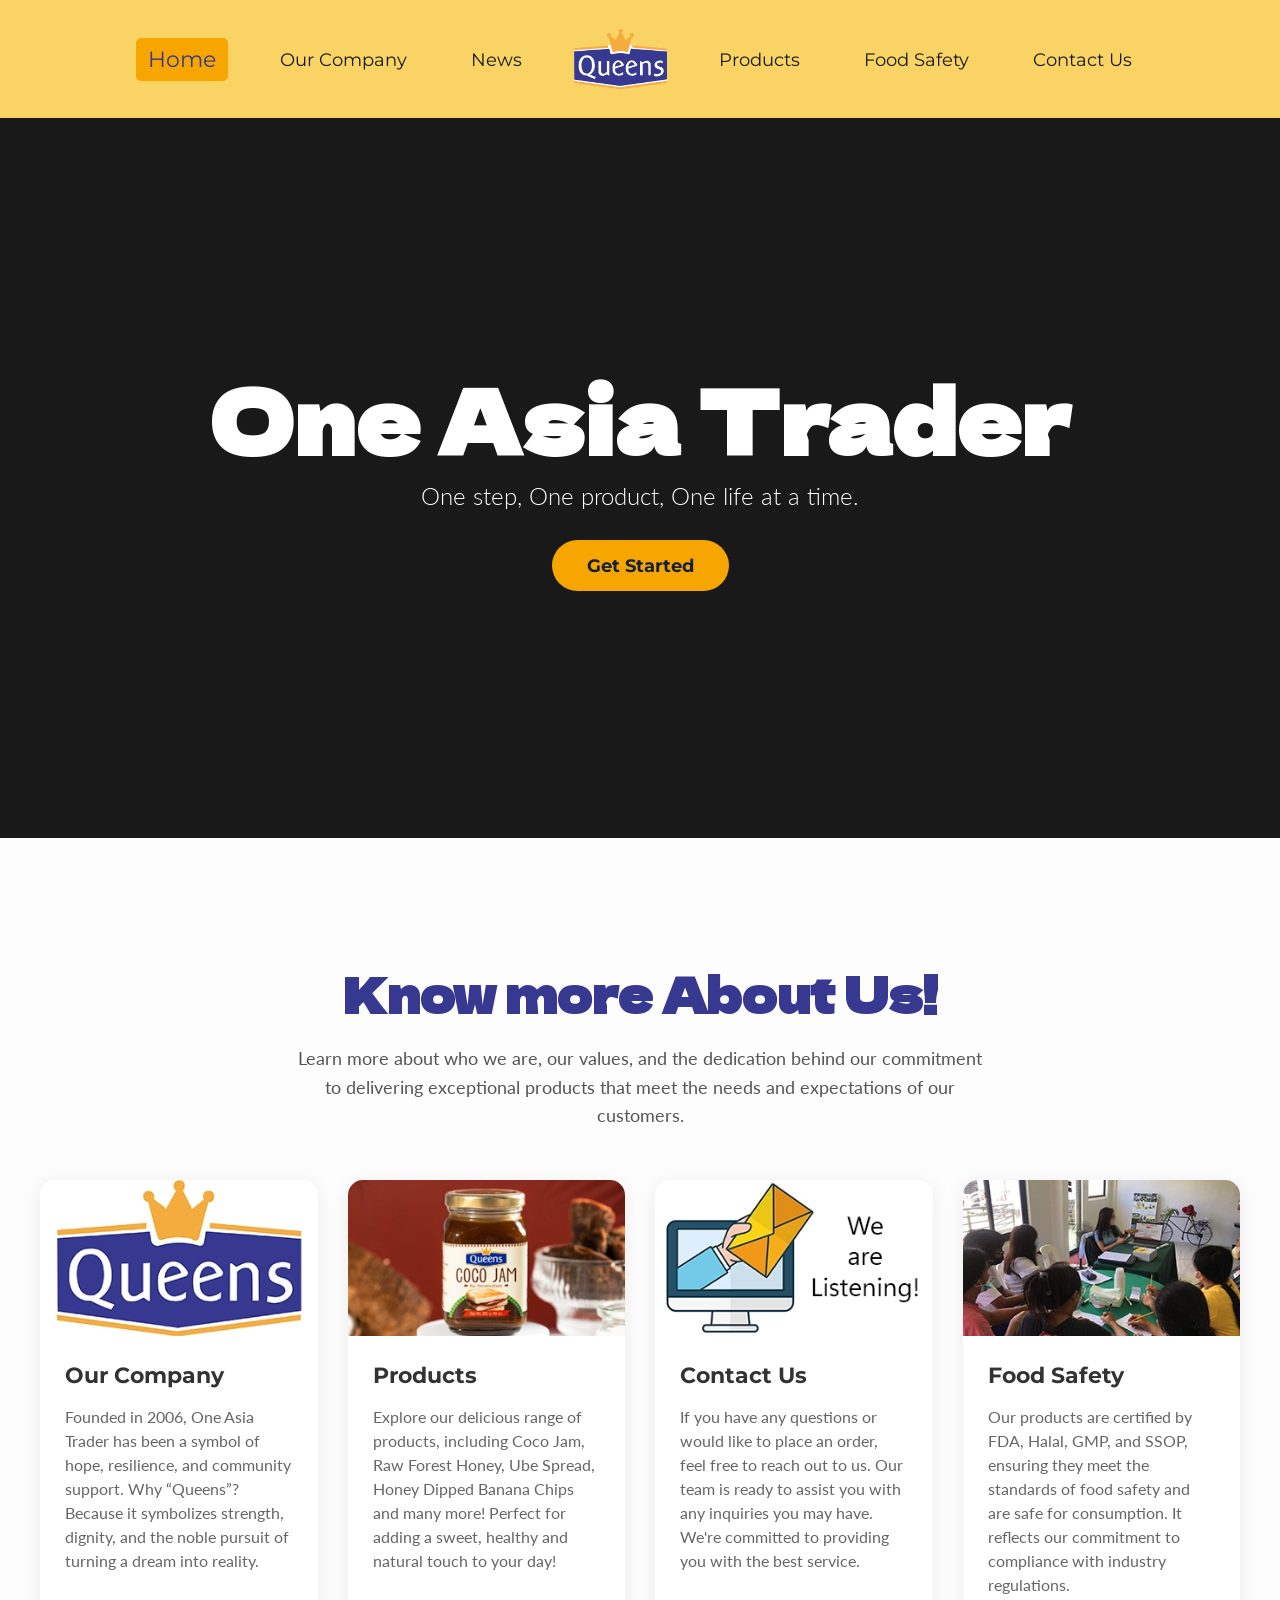
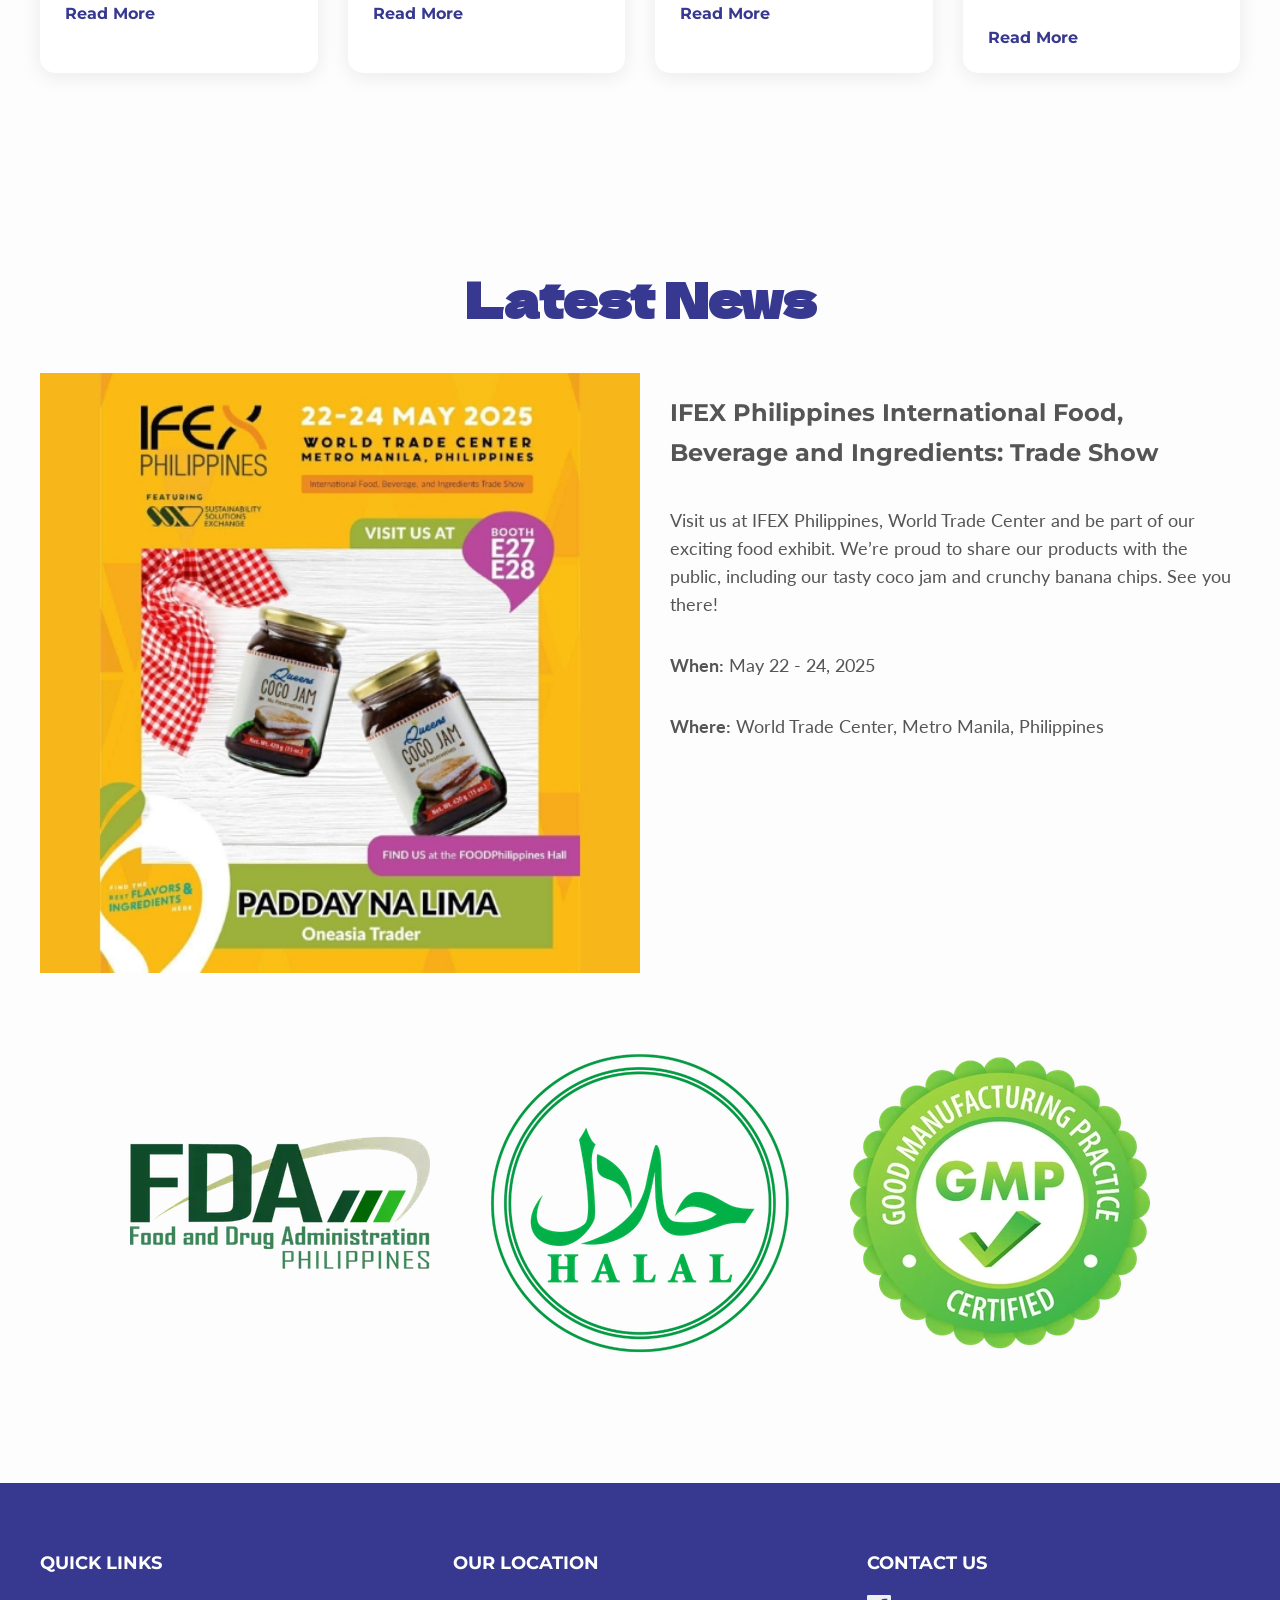
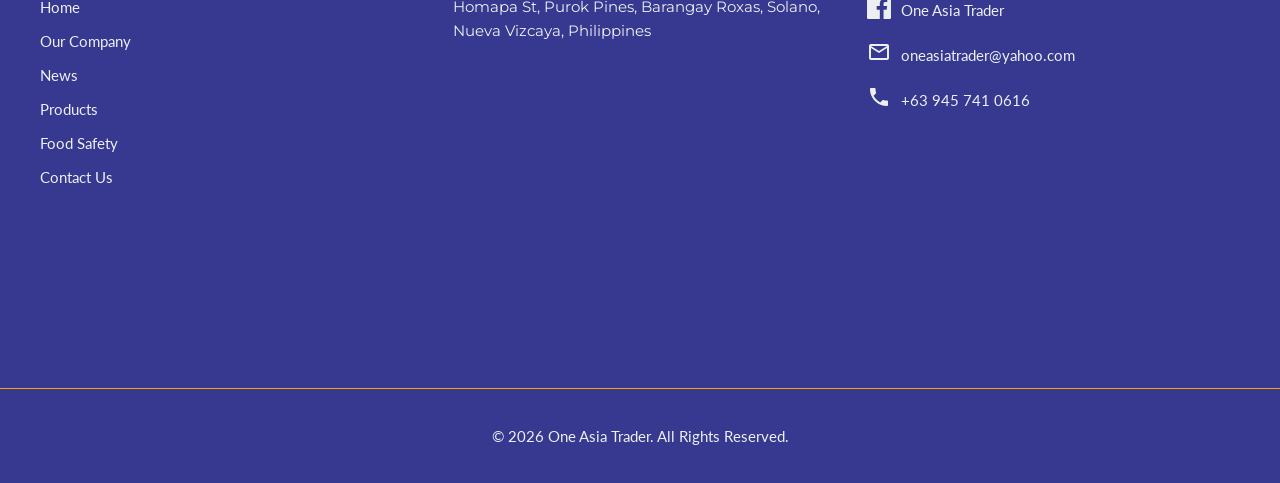
<file: index.html>
<!DOCTYPE html>
<html lang="en">
<head>
    <meta charset="UTF-8">
    <meta name="viewport" content="width=device-width, initial-scale=1.0">
    <meta name="description" content="One Asia Trader is a food products company that offers quality Filipino favorites such as coco jam, ube spread, raw forest honey, and banana chips. The website highlights the company’s story, product line, food safety certifications, latest news, and contact details, reflecting its commitment to quality, community, and customer satisfaction.">
    <title>One Asia Trader - Home</title>
    <link rel="stylesheet" href="./css/stylesheet.css">
    <link href="https://fonts.googleapis.com/css2?family=Dela+Gothic+One&family=Lato:wght@300;400;700&family=Montserrat:wght@400;600;700&display=swap" rel="stylesheet">
    <link rel = "icon" href = "./Assets/Misc/logo-16x16.webp">
</head>
<body>

    <header>
        <nav>
            <div class="navbar">
                
                <a href="./index.html" class="mobile-logo">
                    <img src="./Assets/Misc/one asia trader logo.webp" alt="One Asia Trader Logo" class="logo">
                </a>
    
                <div class="hamburger" id="hamburger-menu">
                    <span class="bar"></span>
                    <span class="bar"></span>
                    <span class="bar"></span>
                </div>
    
                <ul class="nav-menu">
                    <li><a href="./index.html" class="active">Home</a></li>
                    <li><a href="./html/company.html">Our Company</a></li>
                    <li><a href="./html/news.html">News</a></li>
                    
                    <li class="logo-li desktop-logo">
                        <a href="./index.html">
                            <img src="./Assets/Misc/one asia trader logo.webp" alt="One Asia Trader Logo" class="logo">
                        </a>
                    </li>
                    
                    <li><a href="./html/products.html">Products</a></li>
                    <li><a href="./html/foodsafety.html">Food Safety</a></li>
                    <li><a href="./html/contact.html">Contact Us</a></li>
                </ul>
            </div>
        </nav>  
    </header>

    <!-- Main Content -->
    <main>
        <!-- Hero Section -->
        <section>
            <div class="banner-container">
                <!-- Slideshow Images -->
                <img src="./Assets/banner/coco-jam-banner.webp" alt="Coco Jam" class="slideshow-image">
                <img src="./Assets/banner/employees-banner.webp" alt="Employees" class="slideshow-image">
                <img src="./Assets/banner/banana-chips-banner.webp" alt="Banana Chips" class="slideshow-image">
                <img src="./Assets/banner/employees-banner-2.webp" alt="Employees" class="slideshow-image">
                <img src="./Assets/banner/ube-spread.webp" alt="Ube Spread" class="slideshow-image">
                <img src="./Assets/banner/employees-banner-3.webp" alt="Employees" class="slideshow-image">
                <img src="./Assets/banner/banana-chips-2.webp" alt="Banana Chips" class="slideshow-image">

                <!-- Overlay -->
                <div class="banner-overlay"></div>

                <!-- Content: Heading, Tagline, and Button -->
                <div class="banner-content">
                    <h1 class="main-heading">One Asia Trader</h1>
                    <p class="tagline">One step, One product, One life at a time.</p>
                    <a href="./html/products.html" class="btn-get-started">Get Started</a>
                </div>
            </div>
        </section>
    
        <section class="know-us-section">

            <!-- Section Heading -->
            <div class="section-heading">
                <h2>Know more About Us!</h2>
                <p>Learn more about who we are, our values, and the dedication behind our commitment to delivering exceptional products that meet the needs and expectations of our customers.</p>
            </div>

            <!-- Box Grid Container -->
            <div class="box-grid">

                <!-- Card 1 -->
                <div class="box-card">
                    <img src="./Assets/320x180 images/one asia trader image.webp" alt="One Asia Trader">
                        <div class="card-content">
                            <h3>Our Company</h3>
                            <p>Founded in 2006, One Asia Trader has been a symbol of hope, resilience, and community support. Why “Queens”? Because it symbolizes strength, dignity, and the noble pursuit of turning a dream into reality.</p>
                            <a href="./html/company.html" class="read-more-link">Read More</a>
                        </div>
                </div>

                <!-- Card 2 -->
                <div class="box-card">
                    <img src="./Assets/320x180 images/products.webp" alt="Products">
                        <div class="card-content">
                            <h3>Products</h3>
                            <p>Explore our delicious range of products, including Coco Jam, Raw Forest Honey, Ube Spread, Honey Dipped Banana Chips and many more! Perfect for adding a sweet, healthy and natural touch to your day!</p>
                            <a href="./html/products.html" class="read-more-link">Read More</a>
                        </div>
                </div>

                <!-- Card 3 -->
                <div class="box-card">
                    <img src="./Assets/320x180 images/contact-us.webp" alt="Contact Us">
                        <div class="card-content">
                            <h3>Contact Us</h3>
                            <p>If you have any questions or would like to place an order, feel free to reach out to us. Our team is ready to assist you with any inquiries you may have. We're committed to providing you with the best service.</p>
                            <a href="./html/contact.html" class="read-more-link">Read More</a>
                        </div>
                </div>

                <!-- Card 4 -->
                <div class="box-card">
                    <img src="./Assets/320x180 images/food-safety.webp" alt="Food Safety Certifications">
                        <div class="card-content">
                            <h3>Food Safety</h3>
                            <p>Our products are certified by FDA, Halal, GMP, and SSOP, ensuring they meet the standards of food safety and are safe for consumption. It reflects our commitment to compliance with industry regulations.</p>
                            <a href="./html/foodsafety.html" class="read-more-link">Read More</a>
                        </div>
                </div>
            </div>
        </section>

        <section class="news-section">
            <h1 class="section-title">Latest News</h1>
          
            <!-- Article 1 -->
            <article class="news-article">
              <img src="./Assets/Exhibits/Padday Na Lima - May 22 - 24 2025.webp" alt="News Image 1" class="news-image">
              <div class="news-content">
                <h2 class="news-title">IFEX Philippines International Food, Beverage and Ingredients: Trade Show</h2>
                <p class="news-description">Visit us at IFEX Philippines, World Trade Center and be part of our exciting food exhibit. We’re proud to share our products with the public, including our tasty coco jam and crunchy banana chips. See you there!</p>
                <p class="news-description"><strong>When:</strong> May 22 - 24, 2025</p>
                <p class="news-description"><strong>Where:</strong> World Trade Center, Metro Manila, Philippines</p>
              </div>
            </article>
        </section>

        <section class="certifications-section">
          
            <!-- Food Safety logos -->
            <div class="logos-container">
              <img src="./Assets/Food Safety/fda logo.webp" alt="FDA Logo" class="cert-logo">
              <img src="./Assets/Food Safety/halal.webp" alt="Halal Logo" class="cert-logo">
              <img src="./Assets/Food Safety/gmp.webp" alt="GMP Logo" class="cert-logo">
            </div>
        </section>
    </main>  
    <!-- Footer -->
    <footer class="site-footer">
       
        <div class="footer-main-content">
            <div class="footer-column footer-links">
                <h3>Quick Links</h3>
                <ul>
                    <li><a href="index.html" class="active">Home</a></li>
                    <li><a href="./html/company.html">Our Company</a></li>
                    <li><a href="./html/news.html">News</a></li>
                    <li><a href="./html/products.html">Products</a></li>
                    <li><a href="./html/foodsafety.html">Food Safety</a></li>
                    <li><a href="./html/contact.html">Contact Us</a></li>
                </ul>
            </div>

            <div class="footer-column footer-address">
                <h3>Our Location</h3>
                <p>Homapa St, Purok Pines, Barangay Roxas, Solano, Nueva Vizcaya, Philippines</p>
                <div class="map-container">
                <iframe src="https://www.google.com/maps/embed?pb=!1m18!1m12!1m3!1d6006.556764606794!2d121.18016571679611!3d16.522514137533182!2m3!1f0!2f0!3f0!3m2!1i1024!2i768!4f13.1!3m3!1m2!1s0x33904130c73280a3%3A0x4b2d24a8933a1920!2sHomapa%20St%2C%20Solano%2C%20Nueva%20Vizcaya%2C%20Philippines!5e1!3m2!1sen!2sus!4v1776072934581!5m2!1sen!2sus" 
                    style="border:0;" 
                    allowfullscreen="" 
                    loading="lazy" 
                    referrerpolicy="no-referrer-when-downgrade">
                </iframe>
                </div>
            </div>

            <div class="footer-column footer-social">
                <h3>Contact Us</h3>
                <div class="social-links">
                    <div class="social-item">
                        <a href="https://www.facebook.com/oneasiatrader.2016" target="_blank" class="social-icon" aria-label="Facebook"><svg xmlns="http://www.w3.org/2000/svg" viewBox="0 0 24 24"><path d="M22.675 0h-21.35c-.732 0-1.325.593-1.325 1.325v21.351c0 .731.593 1.324 1.325 1.324h11.494v-9.294h-3.128v-3.622h3.128v-2.671c0-3.1 1.893-4.788 4.659-4.788 1.325 0 2.463.099 2.795.142v3.24h-1.918c-1.504 0-1.795.715-1.795 1.763v2.313h3.587l-.467 3.622h-3.12v9.293h6.116c.73 0 1.323-.593 1.323-1.325v-21.35c0-.732-.593-1.325-1.325-1.325z"/></svg></a>
                        <a href="https://www.facebook.com/oneasiatrader.2016" target="_blank" class="social-link-text">One Asia Trader</a>
                    </div>
                    <div class="social-item">
                        <a href="mailto:oneasiatrader@yahoo.com" class="social-icon" aria-label="Email"><svg xmlns="http://www.w3.org/2000/svg" viewBox="0 0 24 24"><path d="M22 6c0-1.1-.9-2-2-2H4c-1.1 0-2 .9-2 2v12c0 1.1.9 2 2 2h16c1.1 0 2-.9 2-2V6zm-2 0l-8 5-8-5h16zm0 12H4V8l8 5 8-5v10z"/></svg></a>
                        <a href="mailto:oneasiatrader@yahoo.com" class="social-link-text">oneasiatrader@yahoo.com</a>
                    </div>
                    <div class="social-item">
                        <a href="tel:+639457410616" class="social-icon" aria-label="Phone"><svg xmlns="http://www.w3.org/2000/svg" viewBox="0 0 24 24"><path d="M6.62 10.79c1.44 2.83 3.76 5.14 6.59 6.59l2.2-2.2c.27-.27.67-.36 1.02-.24 1.12.37 2.33.57 3.57.57.55 0 1 .45 1 1V20c0 .55-.45 1-1 1-9.39 0-17-7.61-17-17 0-.55.45-1 1-1h3.5c.55 0 1 .45 1 1 0 1.25.2 2.45.57 3.57.11.35.02.74-.25 1.02l-2.2 2.2z"/></svg></a>
                        <a href="tel:+639457410616" class="social-link-text">+63 945 741 0616</a>
                    </div>
                </div>
            </div>
        </div>
        
        <div class="footer-bottom">
            <p>&copy; 2026 One Asia Trader. All Rights Reserved.</p>
        </div>
    </footer>

    <script src="./js/website.js"></script>

</body>
</html>
</file>
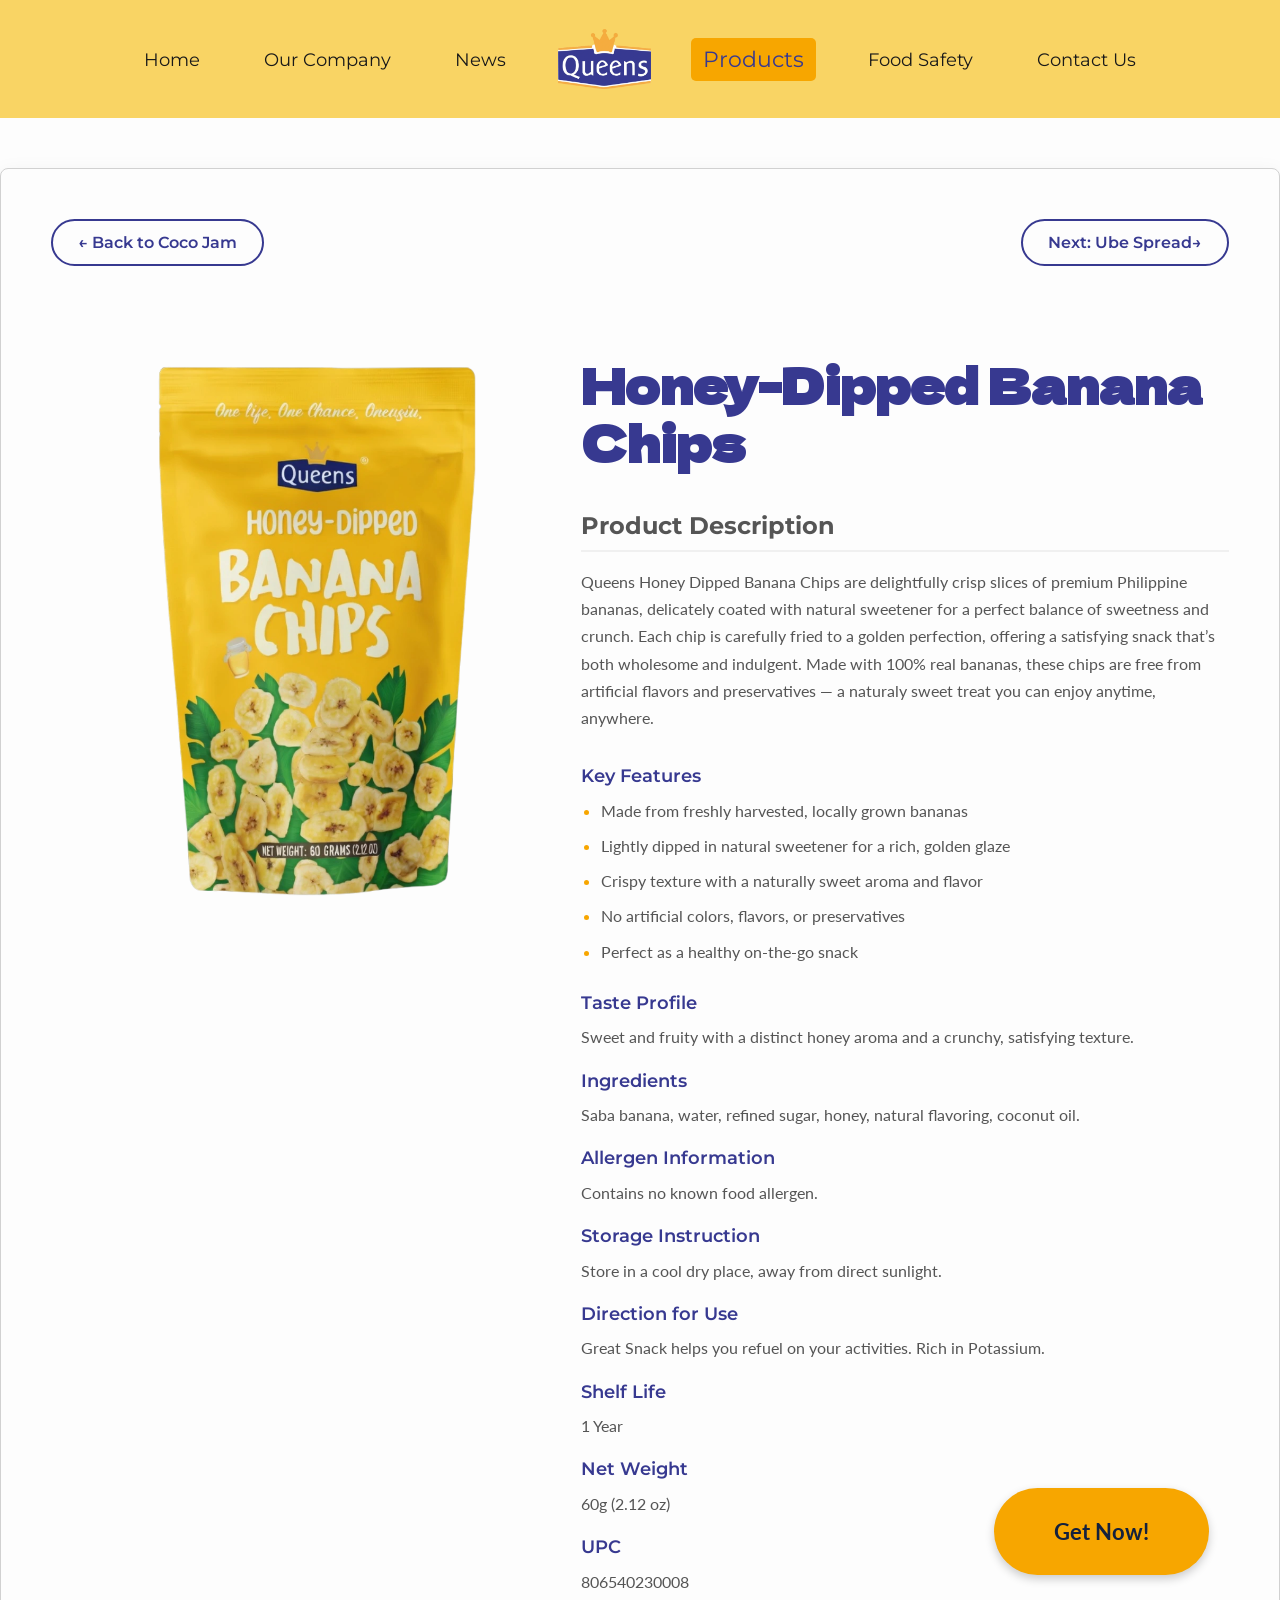
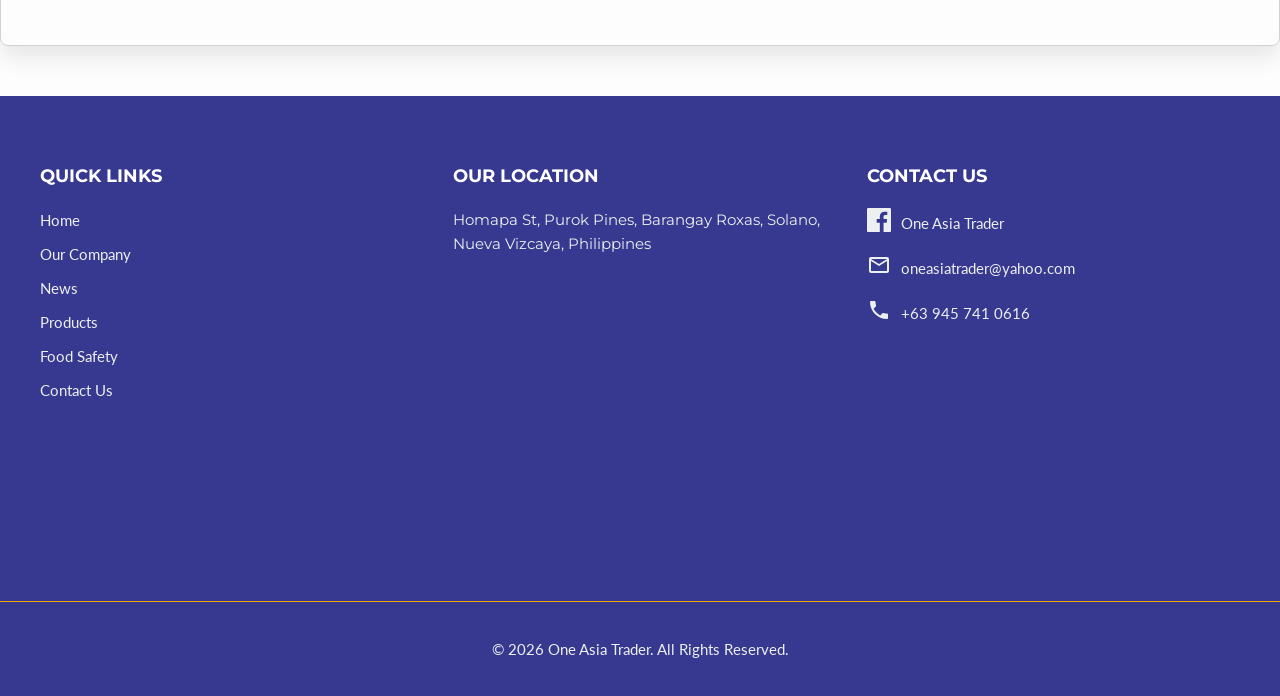
<file: html/bananachips.html>
<!DOCTYPE html>
<html lang="en">
<head>
    <meta charset="UTF-8">
    <meta name="viewport" content="width=device-width, initial-scale=1.0">
    <meta name="description" content="One Asia Trader is a food products company that offers quality Filipino favorites such as coco jam, ube spread, raw forest honey, and banana chips. The website highlights the company’s story, product line, food safety certifications, latest news, and contact details, reflecting its commitment to quality, community, and customer satisfaction.">
    <title>One Asia Trader - Banana Chips</title>
    <link rel="stylesheet" href="../css/stylesheet.css">
    <link href="https://fonts.googleapis.com/css2?family=Dela+Gothic+One&family=Lato:wght@300;400;700&family=Montserrat:wght@400;600;700&display=swap" rel="stylesheet">
    <link rel = "icon" href = "../Assets/Misc/logo-16x16.webp">
</head>
<body>

    <header>
        <nav>
            <div class="navbar">
                
                <a href="../index.html" class="mobile-logo">
                    <img src="../Assets/Misc/one asia trader logo.webp" alt="One Asia Trader Logo" class="logo">
                </a>
    
                <div class="hamburger" id="hamburger-menu">
                    <span class="bar"></span>
                    <span class="bar"></span>
                    <span class="bar"></span>
                </div>
    
                <ul class="nav-menu">
                    <li><a href="../index.html">Home</a></li>
                    <li><a href="../html/company.html">Our Company</a></li>
                    <li><a href="../html/news.html">News</a></li>
                    
                    <li class="logo-li desktop-logo">
                        <a href="../index.html">
                            <img src="../Assets/Misc/one asia trader logo.webp" alt="One Asia Trader Logo" class="logo">
                        </a>
                    </li>
                    
                    <li><a href="../html/products.html" class="active">Products</a></li>
                    <li><a href="../html/foodsafety.html">Food Safety</a></li>
                    <li><a href="../html/contact.html">Contact Us</a></li>
                </ul>
            </div>
        </nav>  
    </header>

    <main>
        <section class="product-section">
  
            <div class="product-nav-buttons">
                <a href="../html/cocojam.html" class="nav-btn prev-btn">&larr; Back to Coco Jam</a>
                <a href="../html/ubespread.html" class="nav-btn next-btn">Next: Ube Spread&rarr;</a>
            </div>

            <div class="product-image-container">
                <img src="../Assets/Products/Honey Dipped Banana Chips.webp" alt="Banana Chips" class="product-image">
            </div>

            <div class="product-details-container">

                <h1 class="product-title">Honey-Dipped Banana Chips</h1>
                <div class="product-description">
                    <h2>Product Description</h2>
                    <p>Queens Honey Dipped Banana Chips are delightfully crisp slices of premium Philippine bananas, delicately coated with natural sweetener for a perfect balance of sweetness and crunch. Each chip is carefully fried to a golden perfection, offering a satisfying snack that’s both wholesome and indulgent. Made with 100% real bananas, these chips are free from artificial flavors and preservatives — a naturaly sweet treat you can enjoy anytime, anywhere.</p>
                </div>

                <div class="product-specs">
                    <div class="spec-item">
                        <h3>Key Features</h3>
                        <ul class="features-list">
                            <li>Made from freshly harvested, locally grown bananas</li>
                            <li>Lightly dipped in natural sweetener for a rich, golden glaze</li>
                            <li>Crispy texture with a naturally sweet aroma and flavor</li>
                            <li>No artificial colors, flavors, or preservatives</li>
                            <li>Perfect as a healthy on-the-go snack</li>
                        </ul>
                    </div>

                    <div class="spec-item">
                        <h3>Taste Profile</h3>
                        <p>Sweet and fruity with a distinct honey aroma and a crunchy, satisfying texture.</p>
                    </div>

                    <div class="spec-item">
                        <h3>Ingredients</h3>
                        <p>Saba banana, water, refined sugar, honey, natural flavoring, coconut oil.</p>
                    </div>
                
                    <div class="spec-item">
                        <h3>Allergen Information</h3>
                        <p>Contains no known food allergen.</p>
                    </div>

                    <div class="spec-item">
                        <h3>Storage Instruction</h3>
                        <p>Store in a cool dry place, away from direct sunlight.</p>
                    </div>

                    <div class="spec-item">
                        <h3>Direction for Use</h3>
                        <p>Great Snack helps you refuel on your activities. Rich in Potassium.</p>
                    </div>

                    <div class="spec-item">
                        <h3>Shelf Life</h3>
                        <p>1 Year</p>
                    </div>

                    <div class="spec-item">
                        <h3>Net Weight</h3>
                        <p>60g (2.12 oz)</p>
                    </div>

                    <div class="spec-item">
                        <h3>UPC</h3>
                        <p>806540230008</p>
                    </div>
                </div>
                <a href="./contact.html" class="get-now-button">Get Now!</a>
            </div>
        </section>
    </main>
        <!-- Footer -->
        <footer class="site-footer">
       
            <div class="footer-main-content">
                <div class="footer-column footer-links">
                    <h3>Quick Links</h3>
                    <ul>
                        <li><a href="../index.html">Home</a></li>
                        <li><a href="../html/company.html">Our Company</a></li>
                        <li><a href="../html/news.html">News</a></li>
                        <li><a href="../html/products.html" class="active">Products</a></li>
                        <li><a href="../html/foodsafety.html">Food Safety</a></li>
                        <li><a href="../html/contact.html">Contact Us</a></li>
                    </ul>
                </div>
    
                <div class="footer-column footer-address">
                    <h3>Our Location</h3>
                    <p>Homapa St, Purok Pines, Barangay Roxas, Solano, Nueva Vizcaya, Philippines</p>
                    <div class="map-container">
                    <iframe src="https://www.google.com/maps/embed?pb=!1m18!1m12!1m3!1d6006.556764606794!2d121.18016571679611!3d16.522514137533182!2m3!1f0!2f0!3f0!3m2!1i1024!2i768!4f13.1!3m3!1m2!1s0x33904130c73280a3%3A0x4b2d24a8933a1920!2sHomapa%20St%2C%20Solano%2C%20Nueva%20Vizcaya%2C%20Philippines!5e1!3m2!1sen!2sus!4v1776072934581!5m2!1sen!2sus" 
                        style="border:0;" 
                        allowfullscreen="" 
                        loading="lazy" 
                        referrerpolicy="no-referrer-when-downgrade">
                    </iframe>
                    </div>
                </div>
    
                <div class="footer-column footer-social">
                    <h3>Contact Us</h3>
                    <div class="social-links">
                        <div class="social-item">
                            <a href="https://www.facebook.com/oneasiatrader.2016" target="_blank" class="social-icon" aria-label="Facebook"><svg xmlns="http://www.w3.org/2000/svg" viewBox="0 0 24 24"><path d="M22.675 0h-21.35c-.732 0-1.325.593-1.325 1.325v21.351c0 .731.593 1.324 1.325 1.324h11.494v-9.294h-3.128v-3.622h3.128v-2.671c0-3.1 1.893-4.788 4.659-4.788 1.325 0 2.463.099 2.795.142v3.24h-1.918c-1.504 0-1.795.715-1.795 1.763v2.313h3.587l-.467 3.622h-3.12v9.293h6.116c.73 0 1.323-.593 1.323-1.325v-21.35c0-.732-.593-1.325-1.325-1.325z"/></svg></a>
                            <a href="https://www.facebook.com/oneasiatrader.2016" target="_blank" class="social-link-text">One Asia Trader</a>
                        </div>
                        <div class="social-item">
                            <a href="mailto:oneasiatrader@yahoo.com" class="social-icon" aria-label="Email"><svg xmlns="http://www.w3.org/2000/svg" viewBox="0 0 24 24"><path d="M22 6c0-1.1-.9-2-2-2H4c-1.1 0-2 .9-2 2v12c0 1.1.9 2 2 2h16c1.1 0 2-.9 2-2V6zm-2 0l-8 5-8-5h16zm0 12H4V8l8 5 8-5v10z"/></svg></a>
                            <a href="mailto:oneasiatrader@yahoo.com" class="social-link-text">oneasiatrader@yahoo.com</a>
                        </div>
                        <div class="social-item">
                            <a href="tel:+639457410616" class="social-icon" aria-label="Phone"><svg xmlns="http://www.w3.org/2000/svg" viewBox="0 0 24 24"><path d="M6.62 10.79c1.44 2.83 3.76 5.14 6.59 6.59l2.2-2.2c.27-.27.67-.36 1.02-.24 1.12.37 2.33.57 3.57.57.55 0 1 .45 1 1V20c0 .55-.45 1-1 1-9.39 0-17-7.61-17-17 0-.55.45-1 1-1h3.5c.55 0 1 .45 1 1 0 1.25.2 2.45.57 3.57.11.35.02.74-.25 1.02l-2.2 2.2z"/></svg></a>
                            <a href="tel:+639457410616" class="social-link-text">+63 945 741 0616</a>
                        </div>
                    </div>
                </div>
            </div>
            
            <div class="footer-bottom">
                <p>&copy; 2026 One Asia Trader. All Rights Reserved.</p>
            </div>
        </footer>

        <script src="../js/website.js"></script>
        
</body>
</html>
</file>
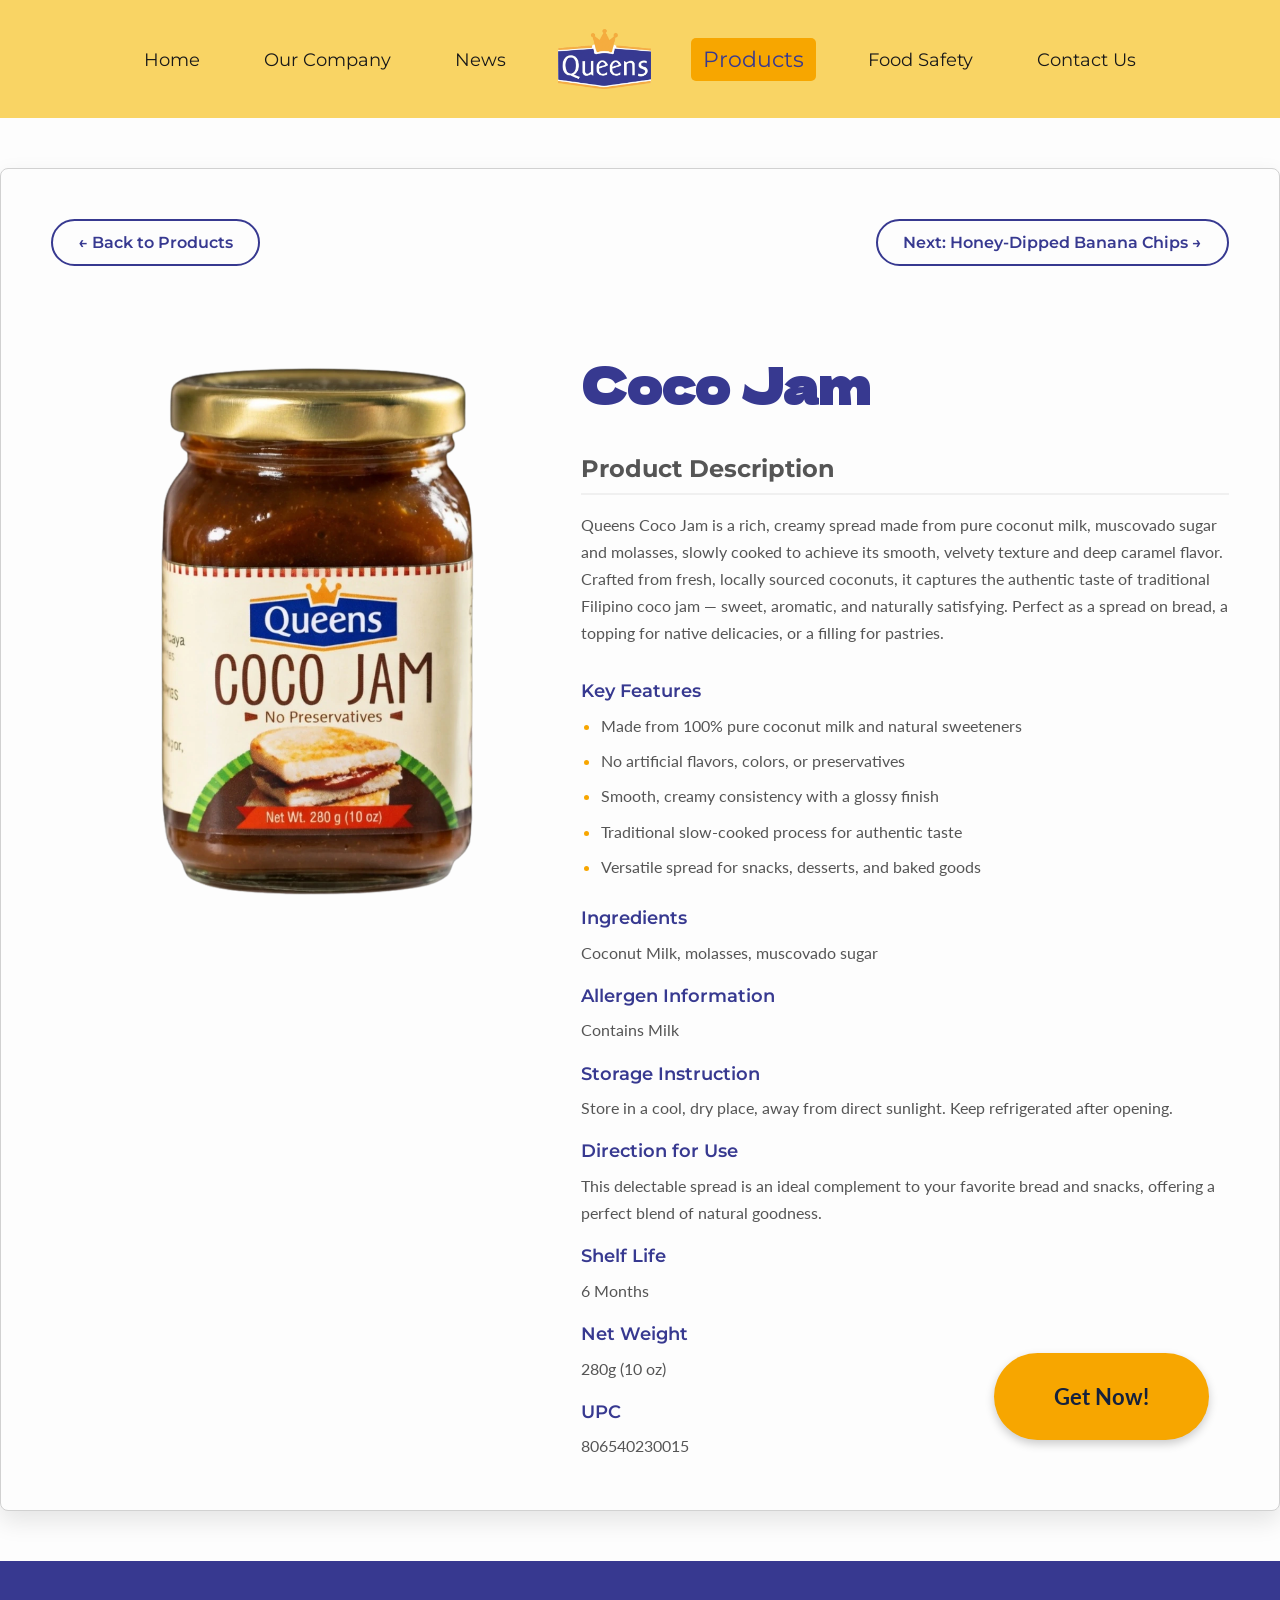
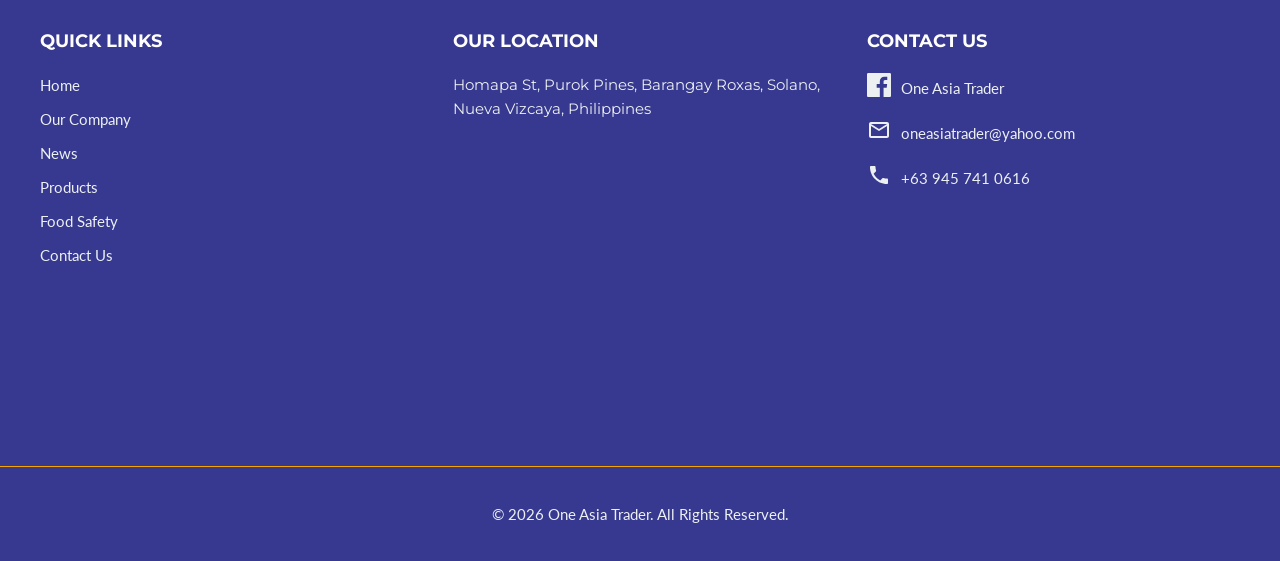
<file: html/cocojam.html>
<!DOCTYPE html>
<html lang="en">
<head>
    <meta charset="UTF-8">
    <meta name="viewport" content="width=device-width, initial-scale=1.0">
    <meta name="description" content="One Asia Trader is a food products company that offers quality Filipino favorites such as coco jam, ube spread, raw forest honey, and banana chips. The website highlights the company’s story, product line, food safety certifications, latest news, and contact details, reflecting its commitment to quality, community, and customer satisfaction.">
    <title>One Asia Trader - Coco Jam</title>
    <link rel="stylesheet" href="../css/stylesheet.css">
    <link href="https://fonts.googleapis.com/css2?family=Dela+Gothic+One&family=Lato:wght@300;400;700&family=Montserrat:wght@400;600;700&display=swap" rel="stylesheet">
    <link rel = "icon" href = "../Assets/Misc/logo-16x16.webp">
</head>
<body>

    <header>
        <nav>
            <div class="navbar">
                
                <a href="../index.html" class="mobile-logo">
                    <img src="../Assets/Misc/one asia trader logo.webp" alt="One Asia Trader Logo" class="logo">
                </a>
    
                <div class="hamburger" id="hamburger-menu">
                    <span class="bar"></span>
                    <span class="bar"></span>
                    <span class="bar"></span>
                </div>
    
                <ul class="nav-menu">
                    <li><a href="../index.html">Home</a></li>
                    <li><a href="../html/company.html">Our Company</a></li>
                    <li><a href="../html/news.html">News</a></li>
                    
                    <li class="logo-li desktop-logo">
                        <a href="../index.html">
                            <img src="../Assets/Misc/one asia trader logo.webp" alt="One Asia Trader Logo" class="logo">
                        </a>
                    </li>
                    
                    <li><a href="../html/products.html" class="active">Products</a></li>
                    <li><a href="../html/foodsafety.html">Food Safety</a></li>
                    <li><a href="../html/contact.html">Contact Us</a></li>
                </ul>
            </div>
        </nav>  
    </header>

    <main>
        <section class="product-section">
  
            <div class="product-nav-buttons">
                <a href="../html/products.html" class="nav-btn prev-btn">&larr; Back to Products</a>
                <a href="../html/bananachips.html" class="nav-btn next-btn">Next: Honey-Dipped Banana Chips &rarr;</a>
            </div>

            <div class="product-image-container">
                <img src="../Assets/Products/Coco Jam.webp" alt="Coco Jam" class="product-image">
            </div>

            <div class="product-details-container">

                <h1 class="product-title">Coco Jam</h1>
                <div class="product-description">
                    <h2>Product Description</h2>
                    <p>Queens Coco Jam is a rich, creamy spread made from pure coconut milk, muscovado sugar and molasses, slowly cooked to achieve its smooth, velvety texture and deep caramel flavor. Crafted from fresh, locally sourced coconuts, it captures the authentic taste of traditional Filipino coco jam — sweet, aromatic, and naturally satisfying. Perfect as a spread on bread, a topping for native delicacies, or a filling for pastries.</p>
                </div>

                <div class="product-specs">
                    <div class="spec-item">
                        <h3>Key Features</h3>
                        <ul class="features-list">
                            <li>Made from 100% pure coconut milk and natural sweeteners</li>
                            <li>No artificial flavors, colors, or preservatives</li>
                            <li>Smooth, creamy consistency with a glossy finish</li>
                            <li>Traditional slow-cooked process for authentic taste</li>
                            <li>Versatile spread for snacks, desserts, and baked goods</li>
                        </ul>
                    </div>

                    <div class="spec-item">
                        <h3>Ingredients</h3>
                        <p>Coconut Milk, molasses, muscovado sugar</p>
                    </div>
                
                    <div class="spec-item">
                        <h3>Allergen Information</h3>
                        <p>Contains Milk</p>
                    </div>

                    <div class="spec-item">
                        <h3>Storage Instruction</h3>
                        <p>Store in a cool, dry place, away from direct sunlight. Keep refrigerated after opening.</p>
                    </div>

                    <div class="spec-item">
                        <h3>Direction for Use</h3>
                        <p>This delectable spread is an ideal complement to your favorite bread and snacks, offering a perfect blend of natural goodness.</p>
                    </div>

                    <div class="spec-item">
                        <h3>Shelf Life</h3>
                        <p>6 Months</p>
                    </div>

                    <div class="spec-item">
                        <h3>Net Weight</h3>
                        <p>280g (10 oz)</p>
                    </div>

                    <div class="spec-item">
                        <h3>UPC</h3>
                        <p>806540230015</p>
                    </div>
                </div>
                <a href="./contact.html" class="get-now-button">Get Now!</a>
            </div>
        </section>

    </main>
        <!-- Footer -->
        <footer class="site-footer">
       
            <div class="footer-main-content">
                <div class="footer-column footer-links">
                    <h3>Quick Links</h3>
                    <ul>
                        <li><a href="../index.html">Home</a></li>
                        <li><a href="../html/company.html">Our Company</a></li>
                        <li><a href="../html/news.html">News</a></li>
                        <li><a href="../html/products.html" class="active">Products</a></li>
                        <li><a href="../html/foodsafety.html">Food Safety</a></li>
                        <li><a href="../html/contact.html">Contact Us</a></li>
                    </ul>
                </div>
    
                <div class="footer-column footer-address">
                    <h3>Our Location</h3>
                    <p>Homapa St, Purok Pines, Barangay Roxas, Solano, Nueva Vizcaya, Philippines</p>
                    <div class="map-container">
                    <iframe src="https://www.google.com/maps/embed?pb=!1m18!1m12!1m3!1d6006.556764606794!2d121.18016571679611!3d16.522514137533182!2m3!1f0!2f0!3f0!3m2!1i1024!2i768!4f13.1!3m3!1m2!1s0x33904130c73280a3%3A0x4b2d24a8933a1920!2sHomapa%20St%2C%20Solano%2C%20Nueva%20Vizcaya%2C%20Philippines!5e1!3m2!1sen!2sus!4v1776072934581!5m2!1sen!2sus" 
                        style="border:0;" 
                        allowfullscreen="" 
                        loading="lazy" 
                        referrerpolicy="no-referrer-when-downgrade">
                    </iframe>
                    </div>
                </div>
    
                <div class="footer-column footer-social">
                    <h3>Contact Us</h3>
                    <div class="social-links">
                        <div class="social-item">
                            <a href="https://www.facebook.com/oneasiatrader.2016" target="_blank" class="social-icon" aria-label="Facebook"><svg xmlns="http://www.w3.org/2000/svg" viewBox="0 0 24 24"><path d="M22.675 0h-21.35c-.732 0-1.325.593-1.325 1.325v21.351c0 .731.593 1.324 1.325 1.324h11.494v-9.294h-3.128v-3.622h3.128v-2.671c0-3.1 1.893-4.788 4.659-4.788 1.325 0 2.463.099 2.795.142v3.24h-1.918c-1.504 0-1.795.715-1.795 1.763v2.313h3.587l-.467 3.622h-3.12v9.293h6.116c.73 0 1.323-.593 1.323-1.325v-21.35c0-.732-.593-1.325-1.325-1.325z"/></svg></a>
                            <a href="https://www.facebook.com/oneasiatrader.2016" target="_blank" class="social-link-text">One Asia Trader</a>
                        </div>
                        <div class="social-item">
                            <a href="mailto:oneasiatrader@yahoo.com" class="social-icon" aria-label="Email"><svg xmlns="http://www.w3.org/2000/svg" viewBox="0 0 24 24"><path d="M22 6c0-1.1-.9-2-2-2H4c-1.1 0-2 .9-2 2v12c0 1.1.9 2 2 2h16c1.1 0 2-.9 2-2V6zm-2 0l-8 5-8-5h16zm0 12H4V8l8 5 8-5v10z"/></svg></a>
                            <a href="mailto:oneasiatrader@yahoo.com" class="social-link-text">oneasiatrader@yahoo.com</a>
                        </div>
                        <div class="social-item">
                            <a href="tel:+639457410616" class="social-icon" aria-label="Phone"><svg xmlns="http://www.w3.org/2000/svg" viewBox="0 0 24 24"><path d="M6.62 10.79c1.44 2.83 3.76 5.14 6.59 6.59l2.2-2.2c.27-.27.67-.36 1.02-.24 1.12.37 2.33.57 3.57.57.55 0 1 .45 1 1V20c0 .55-.45 1-1 1-9.39 0-17-7.61-17-17 0-.55.45-1 1-1h3.5c.55 0 1 .45 1 1 0 1.25.2 2.45.57 3.57.11.35.02.74-.25 1.02l-2.2 2.2z"/></svg></a>
                            <a href="tel:+639457410616" class="social-link-text">+63 945 741 0616</a>
                        </div>
                    </div>
                </div>
            </div>
            
            <div class="footer-bottom">
                <p>&copy; 2026 One Asia Trader. All Rights Reserved.</p>
            </div>
        </footer>

        <script src="../js/website.js"></script>

</body>
</html>
</file>
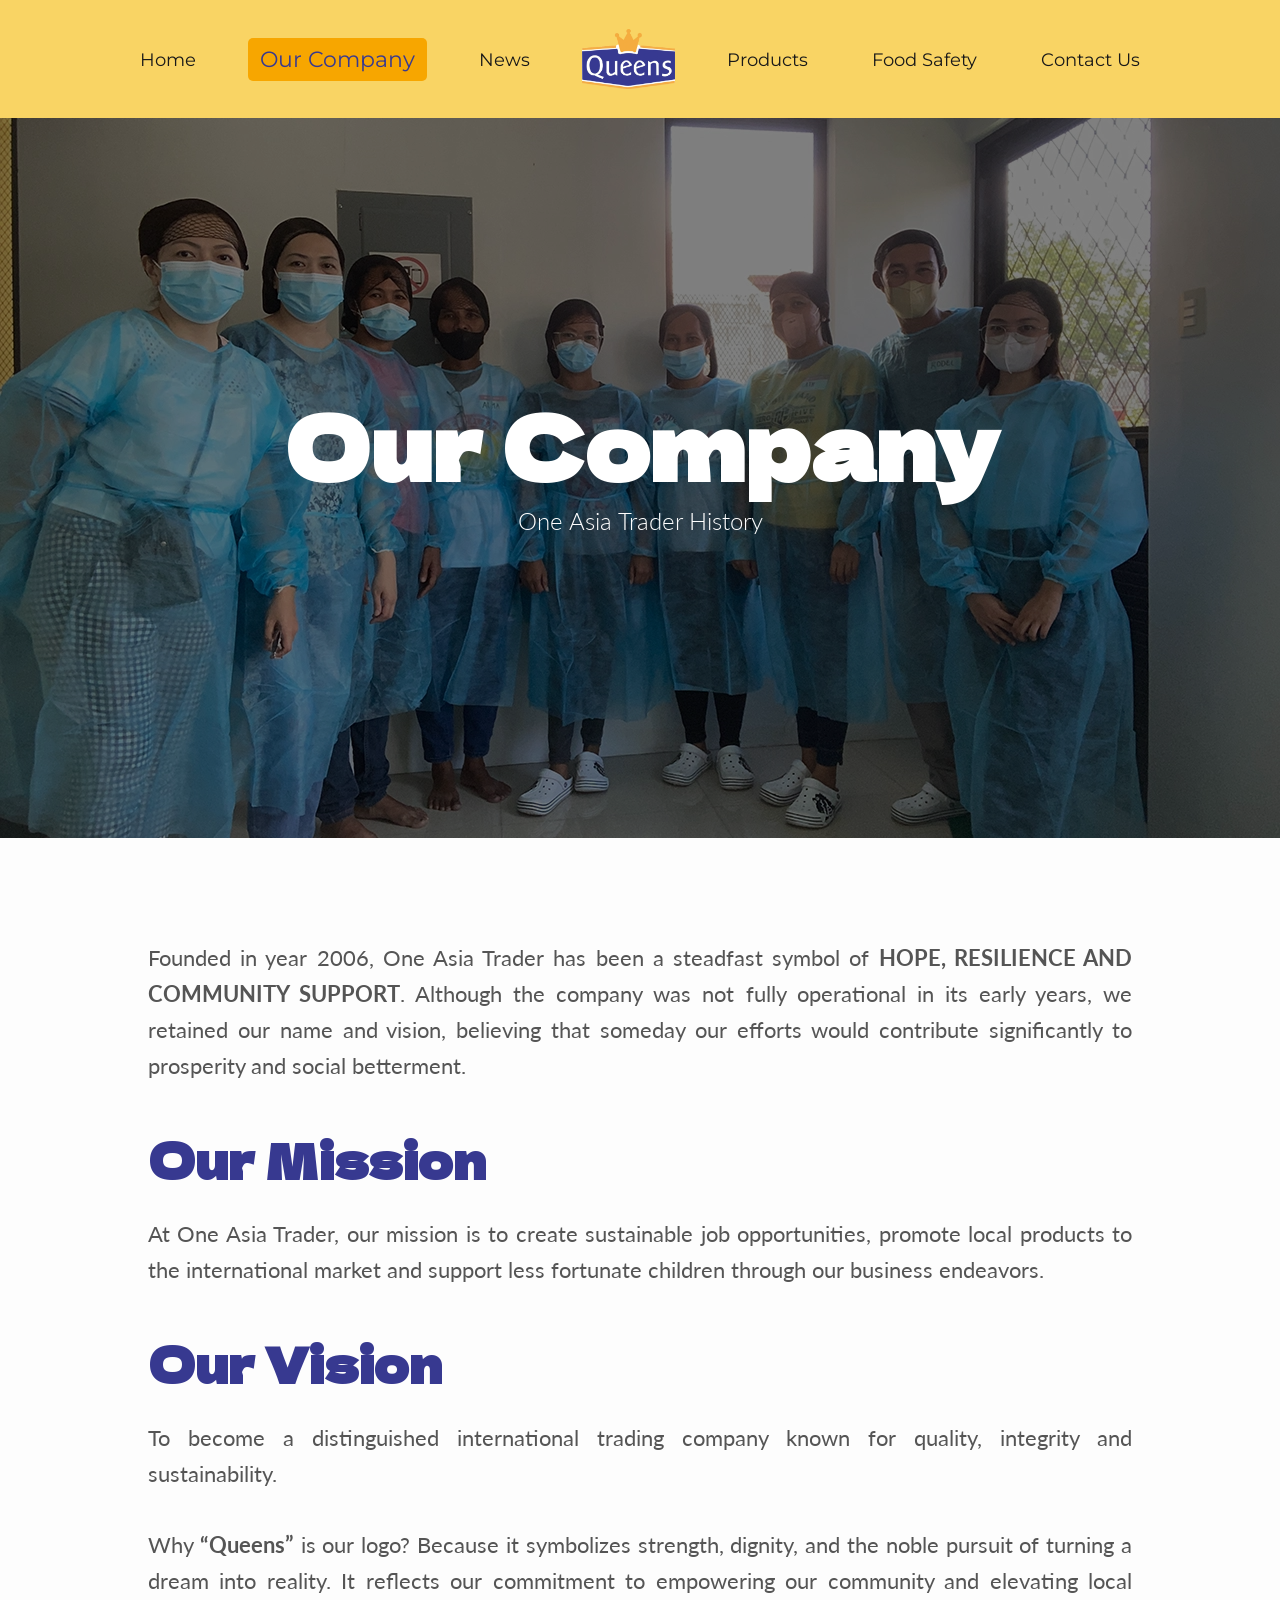
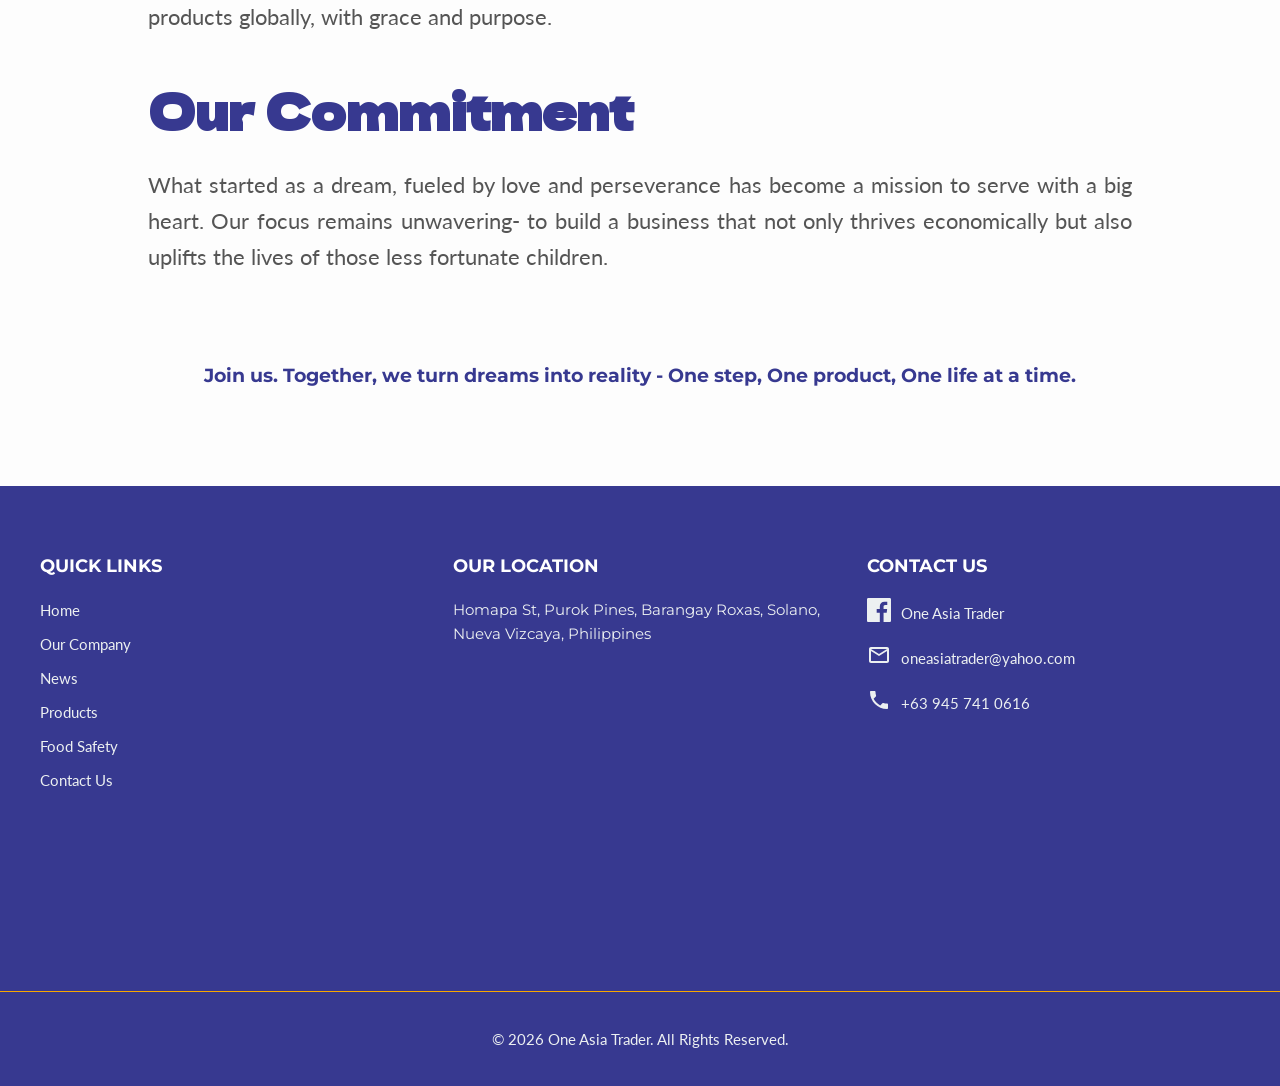
<file: html/company.html>
<!DOCTYPE html>
<html lang="en">
<head>
    <meta charset="UTF-8">
    <meta name="viewport" content="width=device-width, initial-scale=1.0">
    <title>One Asia Trader - Our Company</title>
    <link rel="stylesheet" href="../css/stylesheet.css">
    <meta name="description" content="One Asia Trader is a food products company that offers quality Filipino favorites such as coco jam, ube spread, raw forest honey, and banana chips. The website highlights the company’s story, product line, food safety certifications, latest news, and contact details, reflecting its commitment to quality, community, and customer satisfaction.">
    <link href="https://fonts.googleapis.com/css2?family=Dela+Gothic+One&family=Lato:wght@300;400;700&family=Montserrat:wght@400;600;700&display=swap" rel="stylesheet">
    <link rel = "icon" href = "../Assets/Misc/logo-16x16.webp">
</head>
<body>

    <header>
        <nav>
            <div class="navbar">
                
                <a href="../index.html" class="mobile-logo">
                    <img src="../Assets/Misc/one asia trader logo.webp" alt="One Asia Trader Logo" class="logo">
                </a>
    
                <div class="hamburger" id="hamburger-menu">
                    <span class="bar"></span>
                    <span class="bar"></span>
                    <span class="bar"></span>
                </div>
    
                <ul class="nav-menu">
                    <li><a href="../index.html">Home</a></li>
                    <li><a href="../html/company.html" class="active">Our Company</a></li>
                    <li><a href="../html/news.html">News</a></li>
                    
                    <li class="logo-li desktop-logo">
                        <a href="../index.html">
                            <img src="../Assets/Misc/one asia trader logo.webp" alt="One Asia Trader Logo" class="logo">
                        </a>
                    </li>
                    
                    <li><a href="../html/products.html">Products</a></li>
                    <li><a href="../html/foodsafety.html">Food Safety</a></li>
                    <li><a href="../html/contact.html">Contact Us</a></li>
                </ul>
            </div>
        </nav>  
    </header>

    <!-- Main Content --> <!-- Navigation Bar -->
    <main>
        <section>
            <div class="banner-container">
                <img src="../Assets/banner/employees-banner.webp" alt="Employees" class="banner-image">

                <div class="banner-overlay"></div>
                <div class="banner-content">
                    <h1 class="main-heading">Our Company</h1>
                    <p class="tagline">One Asia Trader History</p>
                </div>
            </div>
        </section>
        <section class="content-company">
            <div class="section-heading-content">
                <p>Founded in year 2006, One Asia Trader has been a steadfast symbol of
                    <strong>HOPE, RESILIENCE AND COMMUNITY SUPPORT</strong>. Although the company
                    was not fully operational in its early years, we retained our name and
                    vision, believing that someday our efforts would contribute significantly to
                    prosperity and social betterment.</p>
            </div>
            <div class = "section-content">
                <h2>Our Mission</h2>
                <p>At One Asia Trader, our mission is to create sustainable job opportunities,
                    promote local products to the international market and support less
                    fortunate children through our business endeavors.</p>

                <h2>Our Vision</h2>
                <p>To become a distinguished international trading company known for
                    quality, integrity and sustainability.<br><br>
                    Why <strong>“Queens”</strong> is our logo? Because it symbolizes strength, dignity, and the noble
                    pursuit of turning a dream into reality. It reflects our commitment to
                    empowering our community and elevating local products globally, with
                    grace and purpose.</p>

                <h2>Our Commitment</h2>
                <p>What started as a dream, fueled by love and perseverance has become a
                    mission to serve with a big heart. Our focus remains unwavering- to build
                    a business that not only thrives economically but also uplifts the lives of
                    those less fortunate children.</p>
                
                <br><br>

                <h3>Join us. Together, we turn dreams into reality - One step, One product, One
                    life at a time.</h3>
            </div>
        </section>
    </main>

     <!-- Footer -->
     <footer class="site-footer">
       
        <div class="footer-main-content">
            <div class="footer-column footer-links">
                <h3>Quick Links</h3>
                <ul>
                    <li><a href="../index.html">Home</a></li>
                    <li><a href="../html/company.html" class="active">Our Company</a></li>
                    <li><a href="../html/news.html">News</a></li>
                    <li><a href="../html/products.html">Products</a></li>
                    <li><a href="../html/foodsafety.html">Food Safety</a></li>
                    <li><a href="../html/contact.html">Contact Us</a></li>
                </ul>
            </div>

            <div class="footer-column footer-address">
                <h3>Our Location</h3>
                <p>Homapa St, Purok Pines, Barangay Roxas, Solano, Nueva Vizcaya, Philippines</p>
                <div class="map-container">
                <iframe src="https://www.google.com/maps/embed?pb=!1m18!1m12!1m3!1d6006.556764606794!2d121.18016571679611!3d16.522514137533182!2m3!1f0!2f0!3f0!3m2!1i1024!2i768!4f13.1!3m3!1m2!1s0x33904130c73280a3%3A0x4b2d24a8933a1920!2sHomapa%20St%2C%20Solano%2C%20Nueva%20Vizcaya%2C%20Philippines!5e1!3m2!1sen!2sus!4v1776072934581!5m2!1sen!2sus" 
                    style="border:0;" 
                    allowfullscreen="" 
                    loading="lazy" 
                    referrerpolicy="no-referrer-when-downgrade">
                </iframe>
                </div>
            </div>

            <div class="footer-column footer-social">
                <h3>Contact Us</h3>
                <div class="social-links">
                    <div class="social-item">
                        <a href="https://www.facebook.com/oneasiatrader.2016" target="_blank" class="social-icon" aria-label="Facebook"><svg xmlns="http://www.w3.org/2000/svg" viewBox="0 0 24 24"><path d="M22.675 0h-21.35c-.732 0-1.325.593-1.325 1.325v21.351c0 .731.593 1.324 1.325 1.324h11.494v-9.294h-3.128v-3.622h3.128v-2.671c0-3.1 1.893-4.788 4.659-4.788 1.325 0 2.463.099 2.795.142v3.24h-1.918c-1.504 0-1.795.715-1.795 1.763v2.313h3.587l-.467 3.622h-3.12v9.293h6.116c.73 0 1.323-.593 1.323-1.325v-21.35c0-.732-.593-1.325-1.325-1.325z"/></svg></a>
                        <a href="https://www.facebook.com/oneasiatrader.2016" target="_blank" class="social-link-text">One Asia Trader</a>
                    </div>
                    <div class="social-item">
                        <a href="mailto:oneasiatrader@yahoo.com" class="social-icon" aria-label="Email"><svg xmlns="http://www.w3.org/2000/svg" viewBox="0 0 24 24"><path d="M22 6c0-1.1-.9-2-2-2H4c-1.1 0-2 .9-2 2v12c0 1.1.9 2 2 2h16c1.1 0 2-.9 2-2V6zm-2 0l-8 5-8-5h16zm0 12H4V8l8 5 8-5v10z"/></svg></a>
                        <a href="mailto:oneasiatrader@yahoo.com" class="social-link-text">oneasiatrader@yahoo.com</a>
                    </div>
                    <div class="social-item">
                        <a href="tel:+639457410616" class="social-icon" aria-label="Phone"><svg xmlns="http://www.w3.org/2000/svg" viewBox="0 0 24 24"><path d="M6.62 10.79c1.44 2.83 3.76 5.14 6.59 6.59l2.2-2.2c.27-.27.67-.36 1.02-.24 1.12.37 2.33.57 3.57.57.55 0 1 .45 1 1V20c0 .55-.45 1-1 1-9.39 0-17-7.61-17-17 0-.55.45-1 1-1h3.5c.55 0 1 .45 1 1 0 1.25.2 2.45.57 3.57.11.35.02.74-.25 1.02l-2.2 2.2z"/></svg></a>
                        <a href="tel:+639457410616" class="social-link-text">+63 945 741 0616</a>
                    </div>
                </div>
            </div>
        </div>
        
        <div class="footer-bottom">
            <p>&copy; 2026 One Asia Trader. All Rights Reserved.</p>
        </div>
    </footer>

    <script src="../js/website.js"></script>

</body>
</html>
</file>
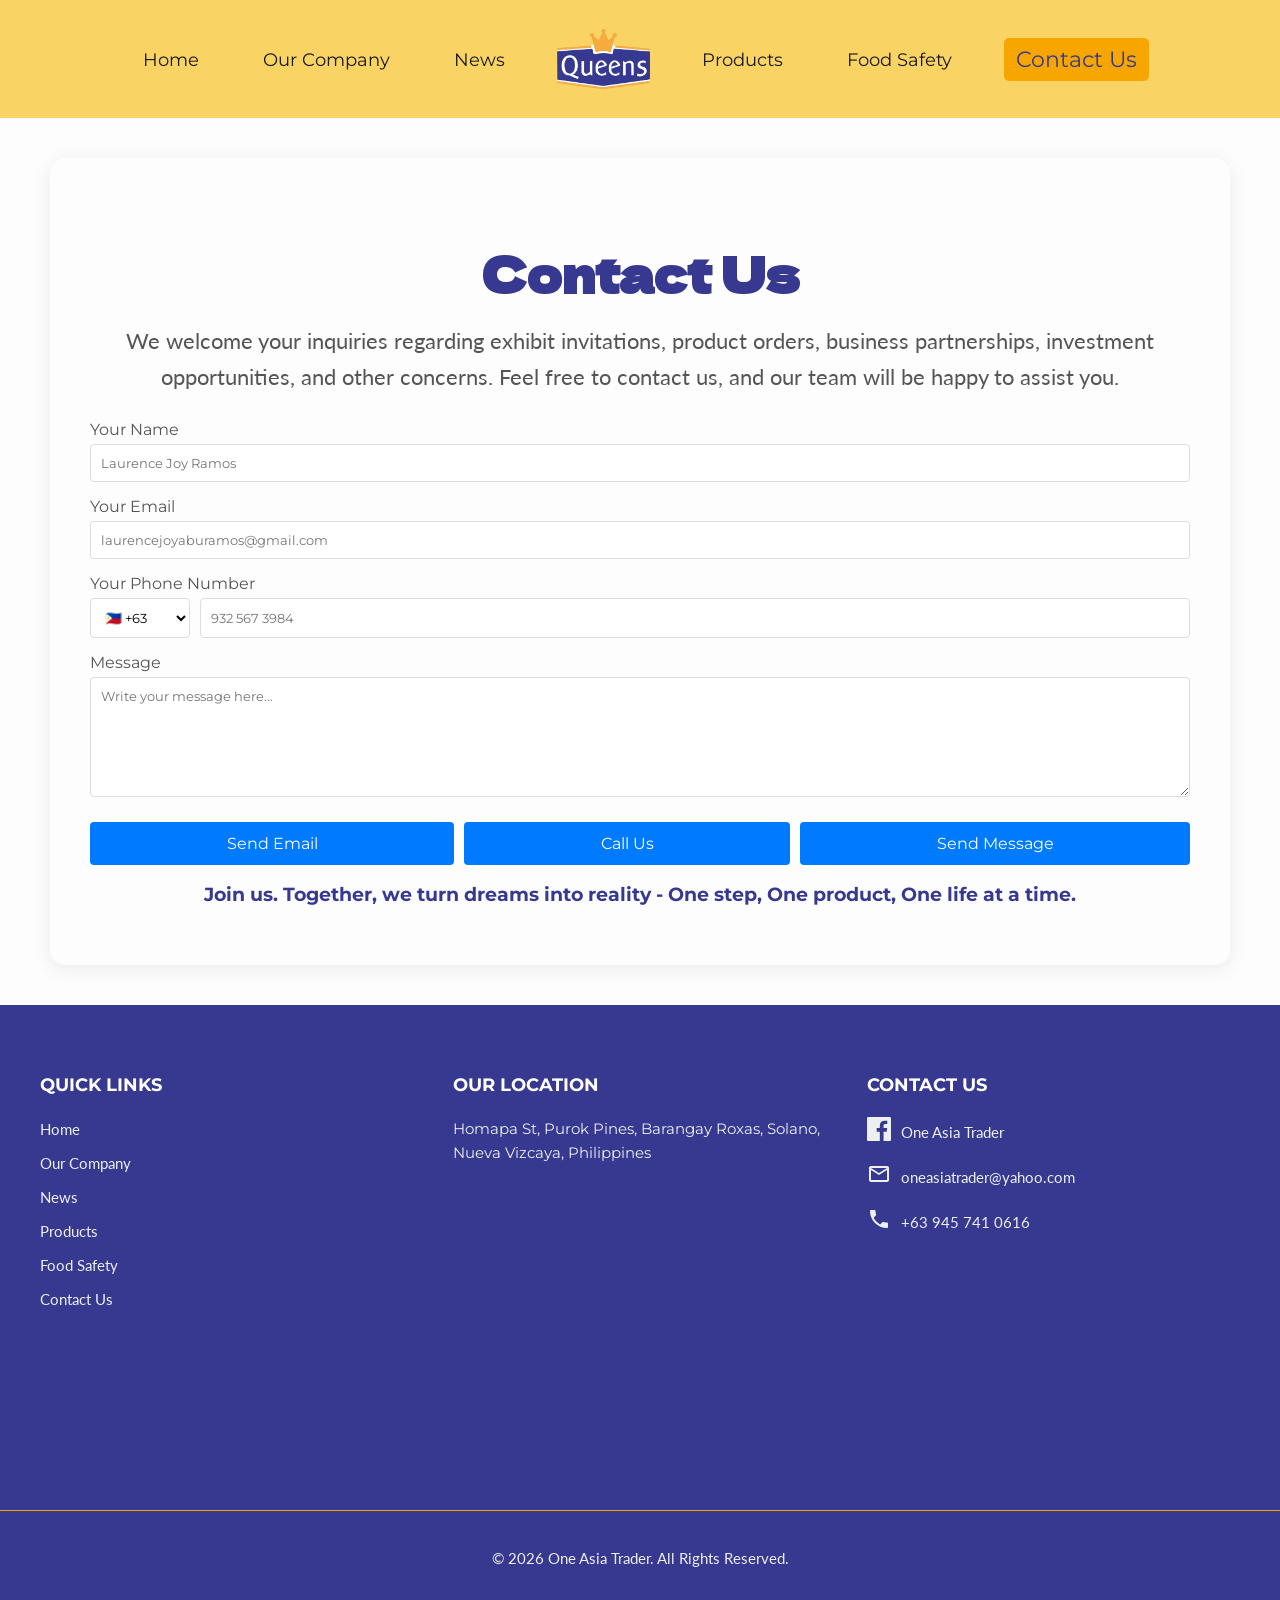
<file: html/contact.html>
<!DOCTYPE html>
<html lang="en">
<head>
    <meta charset="UTF-8">
    <meta name="viewport" content="width=device-width, initial-scale=1.0">
    <meta name="description" content="One Asia Trader is a food products company that offers quality Filipino favorites such as coco jam, ube spread, raw forest honey, and banana chips. The website highlights the company’s story, product line, food safety certifications, latest news, and contact details, reflecting its commitment to quality, community, and customer satisfaction.">
    <title>One Asia Trader - Contact Us</title>
    <link rel="stylesheet" href="../css/stylesheet.css">
    <link href="https://fonts.googleapis.com/css2?family=Dela+Gothic+One&family=Lato:wght@300;400;700&family=Montserrat:wght@400;600;700&display=swap" rel="stylesheet">
    <link rel = "icon" href = "../Assets/Misc/logo-16x16.webp">
</head>
<body>

    <header>
        <nav>
            <div class="navbar">
                
                <a href="../index.html" class="mobile-logo">
                    <img src="../Assets/Misc/one asia trader logo.webp" alt="One Asia Trader Logo" class="logo">
                </a>
    
                <div class="hamburger" id="hamburger-menu">
                    <span class="bar"></span>
                    <span class="bar"></span>
                    <span class="bar"></span>
                </div>
    
                <ul class="nav-menu">
                    <li><a href="../index.html">Home</a></li>
                    <li><a href="../html/company.html">Our Company</a></li>
                    <li><a href="../html/news.html">News</a></li>
                    
                    <li class="logo-li desktop-logo">
                        <a href="../index.html">
                            <img src="../Assets/Misc/one asia trader logo.webp" alt="One Asia Trader Logo" class="logo">
                        </a>
                    </li>
                    
                    <li><a href="../html/products.html">Products</a></li>
                    <li><a href="../html/foodsafety.html">Food Safety</a></li>
                    <li><a href="../html/contact.html" class="active">Contact Us</a></li>
                </ul>
            </div>
        </nav>  
    </header>

    <main>
        <section class="contact-section">
            <h2>Contact Us</h2>
            
            <p style="text-align: center;">We welcome your inquiries regarding exhibit invitations, product orders, business partnerships, investment opportunities, and other concerns. Feel free to contact us, and our team will be happy to assist you.</p>
    
            <form class="contact-form" action="#">

                <div class="form-group">
                    <label for="name">Your Name</label>
                    <input type="text" id="name" name="name" placeholder="Laurence Joy Ramos" pattern="[A-Za-z\s\-']+" title="Please enter letters only" required>
                </div>

                <div class="form-group">
                    <label for="email">Your Email</label>
                    <input type="email" id="email" name="email" placeholder="laurencejoyaburamos@gmail.com" required>
                </div>

                <div class="form-group">
                    <label for="phone">Your Phone Number</label>
                    <div class="phone-input-group">
                        <select id="countryCode" name="countryCode" class="country-code-select">
                            <option value="+63">🇵🇭 +63</option>
                            <option value="+1">🇺🇸 +1</option>
                            <option value="+44">🇬🇧 +44</option>
                            <option value="+81">🇯🇵 +81</option>
                            <option value="+61">🇦🇺 +61</option>
                        </select>
                        <input type="tel" id="phone" name="phone" placeholder="932 567 3984" minlength="10" maxlength="11" required>
                    </div>
                </div>

                <div class="form-group">
                    <label for="message">Message</label>
                    <textarea id="message" name="message" placeholder="Write your message here..." required></textarea>
                </div>

                <div class="buttons">
                    <a href="mailto:oneasiatrader@yahoo.com" class="btn btn-email">Send Email</a>
                    <a href="tel:+639457410616" class="btn btn-call">Call Us</a>
                    <button type="submit" class="btn btn-submit">Send Message</button>
                </div>

                <div class="section-content h3">
                    <h3 style="text-align: center;">Join us. Together, we turn dreams into reality - One step, One product, One life at a time.</h3>
                </div>

            </form>
        </section>
    </main>
        <footer class="site-footer">
       
            <div class="footer-main-content">
                <div class="footer-column footer-links">
                    <h3>Quick Links</h3>
                    <ul>
                        <li><a href="../index.html">Home</a></li>
                        <li><a href="../html/company.html">Our Company</a></li>
                        <li><a href="../html/news.html">News</a></li>
                        <li><a href="../html/products.html">Products</a></li>
                        <li><a href="../html/foodsafety.html">Food Safety</a></li>
                        <li><a href="../html/contact.html" class="active">Contact Us</a></li>
                    </ul>
                </div>
    
                <div class="footer-column footer-address">
                    <h3>Our Location</h3>
                    <p>Homapa St, Purok Pines, Barangay Roxas, Solano, Nueva Vizcaya, Philippines</p>
                    <div class="map-container">
                    <iframe src="https://www.google.com/maps/embed?pb=!1m18!1m12!1m3!1d6006.556764606794!2d121.18016571679611!3d16.522514137533182!2m3!1f0!2f0!3f0!3m2!1i1024!2i768!4f13.1!3m3!1m2!1s0x33904130c73280a3%3A0x4b2d24a8933a1920!2sHomapa%20St%2C%20Solano%2C%20Nueva%20Vizcaya%2C%20Philippines!5e1!3m2!1sen!2sus!4v1776072934581!5m2!1sen!2sus" 
                        style="border:0;" 
                        allowfullscreen="" 
                        loading="lazy" 
                        referrerpolicy="no-referrer-when-downgrade">
                    </iframe>
                    </div>
                </div>
    
                <div class="footer-column footer-social">
                    <h3>Contact Us</h3>
                    <div class="social-links">
                        <div class="social-item">
                            <a href="https://www.facebook.com/oneasiatrader.2016" target="_blank" class="social-icon" aria-label="Facebook"><svg xmlns="http://www.w3.org/2000/svg" viewBox="0 0 24 24"><path d="M22.675 0h-21.35c-.732 0-1.325.593-1.325 1.325v21.351c0 .731.593 1.324 1.325 1.324h11.494v-9.294h-3.128v-3.622h3.128v-2.671c0-3.1 1.893-4.788 4.659-4.788 1.325 0 2.463.099 2.795.142v3.24h-1.918c-1.504 0-1.795.715-1.795 1.763v2.313h3.587l-.467 3.622h-3.12v9.293h6.116c.73 0 1.323-.593 1.323-1.325v-21.35c0-.732-.593-1.325-1.325-1.325z"/></svg></a>
                            <a href="https://www.facebook.com/oneasiatrader.2016" target="_blank" class="social-link-text">One Asia Trader</a>
                        </div>
                        <div class="social-item">
                            <a href="mailto:oneasiatrader@yahoo.com" class="social-icon" aria-label="Email"><svg xmlns="http://www.w3.org/2000/svg" viewBox="0 0 24 24"><path d="M22 6c0-1.1-.9-2-2-2H4c-1.1 0-2 .9-2 2v12c0 1.1.9 2 2 2h16c1.1 0 2-.9 2-2V6zm-2 0l-8 5-8-5h16zm0 12H4V8l8 5 8-5v10z"/></svg></a>
                            <a href="mailto:oneasiatrader@yahoo.com" class="social-link-text">oneasiatrader@yahoo.com</a>
                        </div>
                        <div class="social-item">
                            <a href="tel:+639457410616" class="social-icon" aria-label="Phone"><svg xmlns="http://www.w3.org/2000/svg" viewBox="0 0 24 24"><path d="M6.62 10.79c1.44 2.83 3.76 5.14 6.59 6.59l2.2-2.2c.27-.27.67-.36 1.02-.24 1.12.37 2.33.57 3.57.57.55 0 1 .45 1 1V20c0 .55-.45 1-1 1-9.39 0-17-7.61-17-17 0-.55.45-1 1-1h3.5c.55 0 1 .45 1 1 0 1.25.2 2.45.57 3.57.11.35.02.74-.25 1.02l-2.2 2.2z"/></svg></a>
                            <a href="tel:+639457410616" class="social-link-text">+63 945 741 0616</a>
                        </div>
                    </div>
                </div>
            </div>
            
            <div class="footer-bottom">
                <p>© 2026 One Asia Trader. All Rights Reserved.</p>
            </div>
        </footer>

    <script src="../js/website.js"></script>

</body>
</html>
</file>
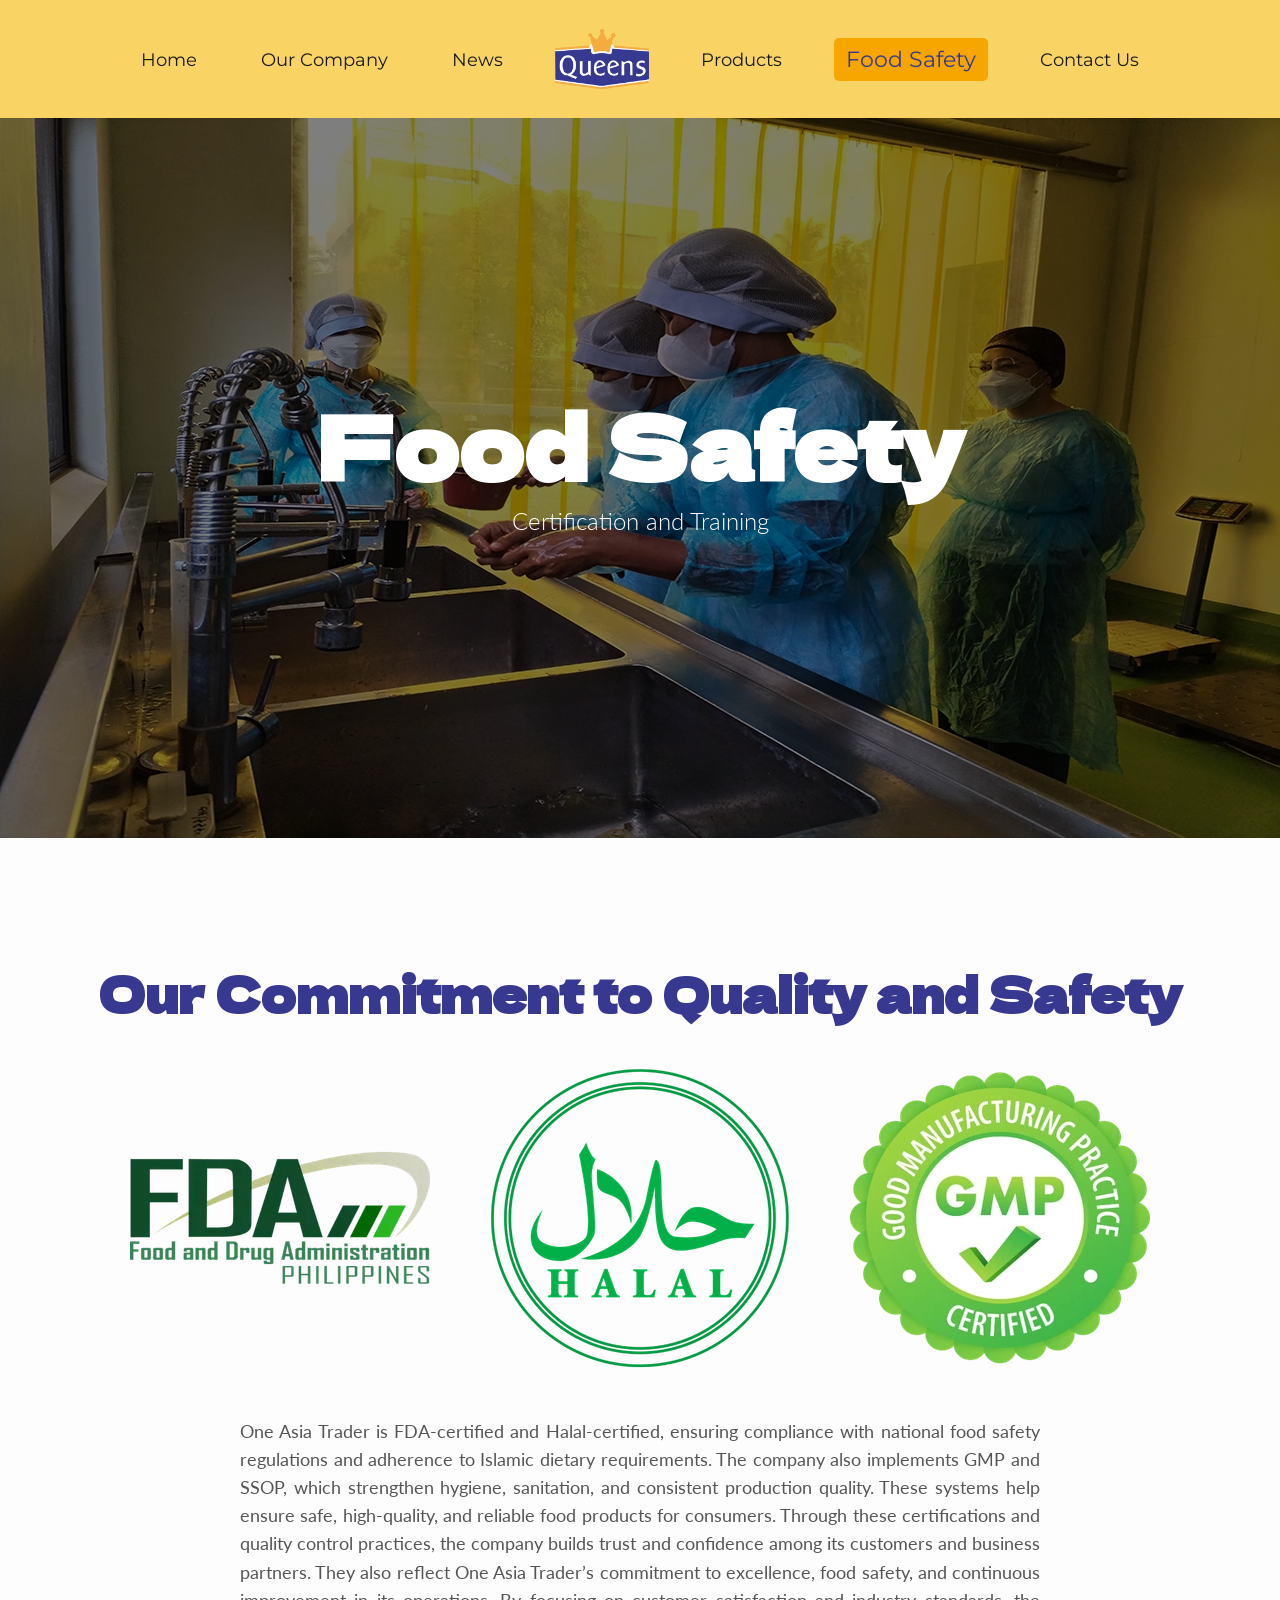
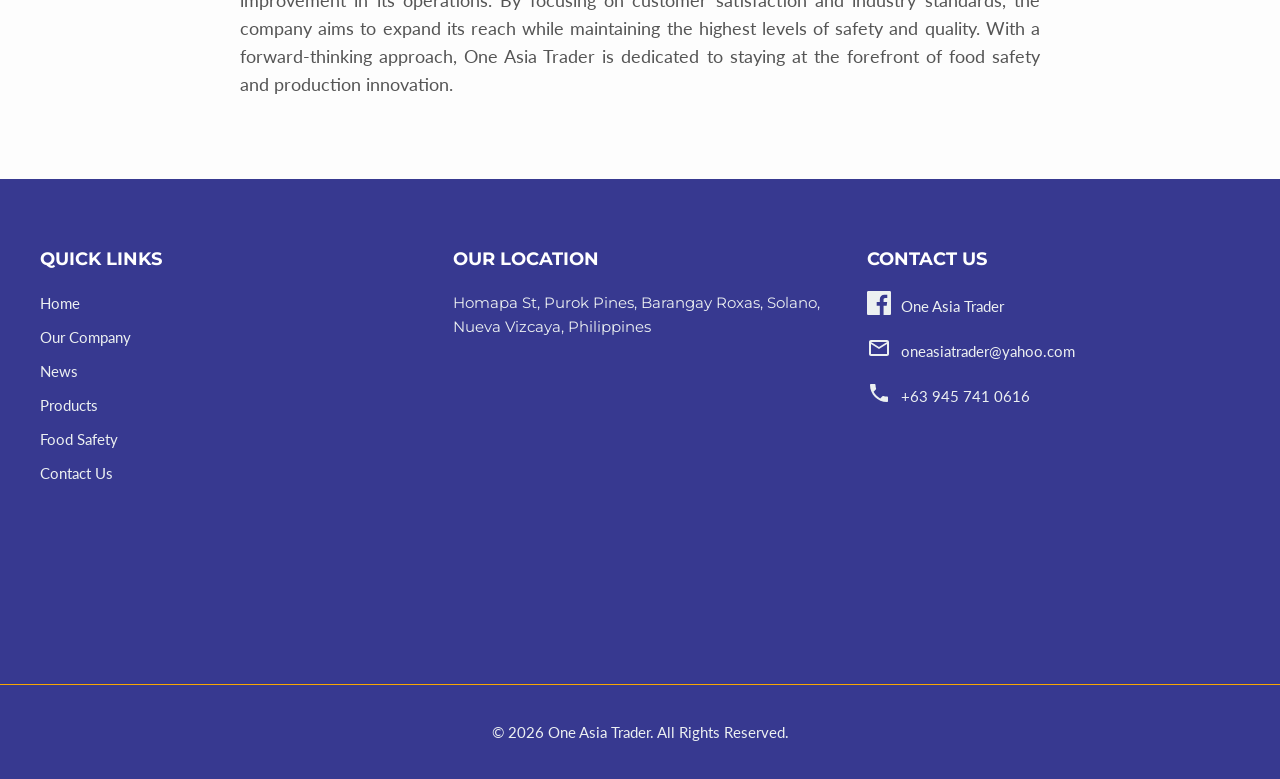
<file: html/foodsafety.html>
<!DOCTYPE html>
<html lang="en">
<head>
    <meta charset="UTF-8">
    <meta name="viewport" content="width=device-width, initial-scale=1.0">
    <meta name="description" content="One Asia Trader is a food products company that offers quality Filipino favorites such as coco jam, ube spread, raw forest honey, and banana chips. The website highlights the company’s story, product line, food safety certifications, latest news, and contact details, reflecting its commitment to quality, community, and customer satisfaction.">
    <title>One Asia Trader - Food Safety</title>
    <link rel="stylesheet" href="../css/stylesheet.css">
    <link href="https://fonts.googleapis.com/css2?family=Dela+Gothic+One&family=Lato:wght@300;400;700&family=Montserrat:wght@400;600;700&display=swap" rel="stylesheet">
    <link rel = "icon" href = "../Assets/Misc/logo-16x16.webp">
</head>
<body>

    <header>
        <nav>
            <div class="navbar">
                
                <a href="../index.html" class="mobile-logo">
                    <img src="../Assets/Misc/one asia trader logo.webp" alt="One Asia Trader Logo" class="logo">
                </a>
    
                <div class="hamburger" id="hamburger-menu">
                    <span class="bar"></span>
                    <span class="bar"></span>
                    <span class="bar"></span>
                </div>
    
                <ul class="nav-menu">
                    <li><a href="../index.html">Home</a></li>
                    <li><a href="../html/company.html">Our Company</a></li>
                    <li><a href="../html/news.html">News</a></li>
                    
                    <li class="logo-li desktop-logo">
                        <a href="../index.html">
                            <img src="../Assets/Misc/one asia trader logo.webp" alt="One Asia Trader Logo" class="logo">
                        </a>
                    </li>
                    
                    <li><a href="../html/products.html">Products</a></li>
                    <li><a href="../html/foodsafety.html" class="active">Food Safety</a></li>
                    <li><a href="../html/contact.html">Contact Us</a></li>
                </ul>
            </div>
        </nav>  
    </header>

    <main>
        <section>
            <div class="banner-container">
                <img src="../Assets/banner/foodsafety.webp" alt="Food Safety Banner" class="banner-image">

                <div class="banner-overlay"></div>
                <div class="banner-content">
                    <h1 class="main-heading">Food Safety</h1>
                    <p class="tagline">Certification and Training</p>
                </div>
            </div>
        </section>

        <section class="certifications-section">
            <h2 class="food-safety-title">Our Commitment to Quality and Safety</h2>
          
            <div class="logos-container">
              <img src="../Assets/Food Safety/fda logo.webp" alt="FDA Logo" class="cert-logo">
              <img src="../Assets/Food Safety/halal.webp" alt="Halal Logo" class="cert-logo">
              <img src="../Assets/Food Safety/gmp.webp" alt="GMP Logo" class="cert-logo">
            </div>
          
            <p class="safety-paragraph">
                One Asia Trader is FDA-certified and Halal-certified, ensuring compliance with national food safety regulations and adherence to Islamic dietary requirements. The company also implements GMP and SSOP, which strengthen hygiene, sanitation, and consistent production quality. These systems help ensure safe, high-quality, and reliable food products for consumers. Through these certifications and quality control practices, the company builds trust and confidence among its customers and business partners. They also reflect One Asia Trader’s commitment to excellence, food safety, and continuous improvement in its operations. By focusing on customer satisfaction and industry standards, the company aims to expand its reach while maintaining the highest levels of safety and quality. With a forward-thinking approach, One Asia Trader is dedicated to staying at the forefront of food safety and production innovation.
            </p>
          </section>
    </main>

        <!-- Footer -->
    <footer class="site-footer">
       
            <div class="footer-main-content">
                <div class="footer-column footer-links">
                    <h3>Quick Links</h3>
                    <ul>
                        <li><a href="../index.html">Home</a></li>
                        <li><a href="../html/company.html">Our Company</a></li>
                        <li><a href="../html/news.html">News</a></li>
                        <li><a href="../html/products.html">Products</a></li>
                        <li><a href="../html/foodsafety.html" class="active">Food Safety</a></li>
                        <li><a href="../html/contact.html">Contact Us</a></li>
                    </ul>
                </div>
    
                <div class="footer-column footer-address">
                    <h3>Our Location</h3>
                    <p>Homapa St, Purok Pines, Barangay Roxas, Solano, Nueva Vizcaya, Philippines</p>
                    <div class="map-container">
                    <iframe src="https://www.google.com/maps/embed?pb=!1m18!1m12!1m3!1d6006.556764606794!2d121.18016571679611!3d16.522514137533182!2m3!1f0!2f0!3f0!3m2!1i1024!2i768!4f13.1!3m3!1m2!1s0x33904130c73280a3%3A0x4b2d24a8933a1920!2sHomapa%20St%2C%20Solano%2C%20Nueva%20Vizcaya%2C%20Philippines!5e1!3m2!1sen!2sus!4v1776072934581!5m2!1sen!2sus" 
                        style="border:0;" 
                        allowfullscreen="" 
                        loading="lazy" 
                        referrerpolicy="no-referrer-when-downgrade">
                    </iframe>
                    </div>
                </div>
    
                <div class="footer-column footer-social">
                    <h3>Contact Us</h3>
                    <div class="social-links">
                        <div class="social-item">
                            <a href="https://www.facebook.com/oneasiatrader.2016" target="_blank" class="social-icon" aria-label="Facebook"><svg xmlns="http://www.w3.org/2000/svg" viewBox="0 0 24 24"><path d="M22.675 0h-21.35c-.732 0-1.325.593-1.325 1.325v21.351c0 .731.593 1.324 1.325 1.324h11.494v-9.294h-3.128v-3.622h3.128v-2.671c0-3.1 1.893-4.788 4.659-4.788 1.325 0 2.463.099 2.795.142v3.24h-1.918c-1.504 0-1.795.715-1.795 1.763v2.313h3.587l-.467 3.622h-3.12v9.293h6.116c.73 0 1.323-.593 1.323-1.325v-21.35c0-.732-.593-1.325-1.325-1.325z"/></svg></a>
                            <a href="https://www.facebook.com/oneasiatrader.2016" target="_blank" class="social-link-text">One Asia Trader</a>
                        </div>
                        <div class="social-item">
                            <a href="mailto:oneasiatrader@yahoo.com" class="social-icon" aria-label="Email"><svg xmlns="http://www.w3.org/2000/svg" viewBox="0 0 24 24"><path d="M22 6c0-1.1-.9-2-2-2H4c-1.1 0-2 .9-2 2v12c0 1.1.9 2 2 2h16c1.1 0 2-.9 2-2V6zm-2 0l-8 5-8-5h16zm0 12H4V8l8 5 8-5v10z"/></svg></a>
                            <a href="mailto:oneasiatrader@yahoo.com" class="social-link-text">oneasiatrader@yahoo.com</a>
                        </div>
                        <div class="social-item">
                            <a href="tel:+639457410616" class="social-icon" aria-label="Phone"><svg xmlns="http://www.w3.org/2000/svg" viewBox="0 0 24 24"><path d="M6.62 10.79c1.44 2.83 3.76 5.14 6.59 6.59l2.2-2.2c.27-.27.67-.36 1.02-.24 1.12.37 2.33.57 3.57.57.55 0 1 .45 1 1V20c0 .55-.45 1-1 1-9.39 0-17-7.61-17-17 0-.55.45-1 1-1h3.5c.55 0 1 .45 1 1 0 1.25.2 2.45.57 3.57.11.35.02.74-.25 1.02l-2.2 2.2z"/></svg></a>
                            <a href="tel:+639457410616" class="social-link-text">+63 945 741 0616</a>
                        </div>
                    </div>
                </div>
            </div>
            
            <div class="footer-bottom">
                <p>&copy; 2026 One Asia Trader. All Rights Reserved.</p>
            </div>
    </footer>

    <script src="../js/website.js"></script>

</body>
</html>
</file>
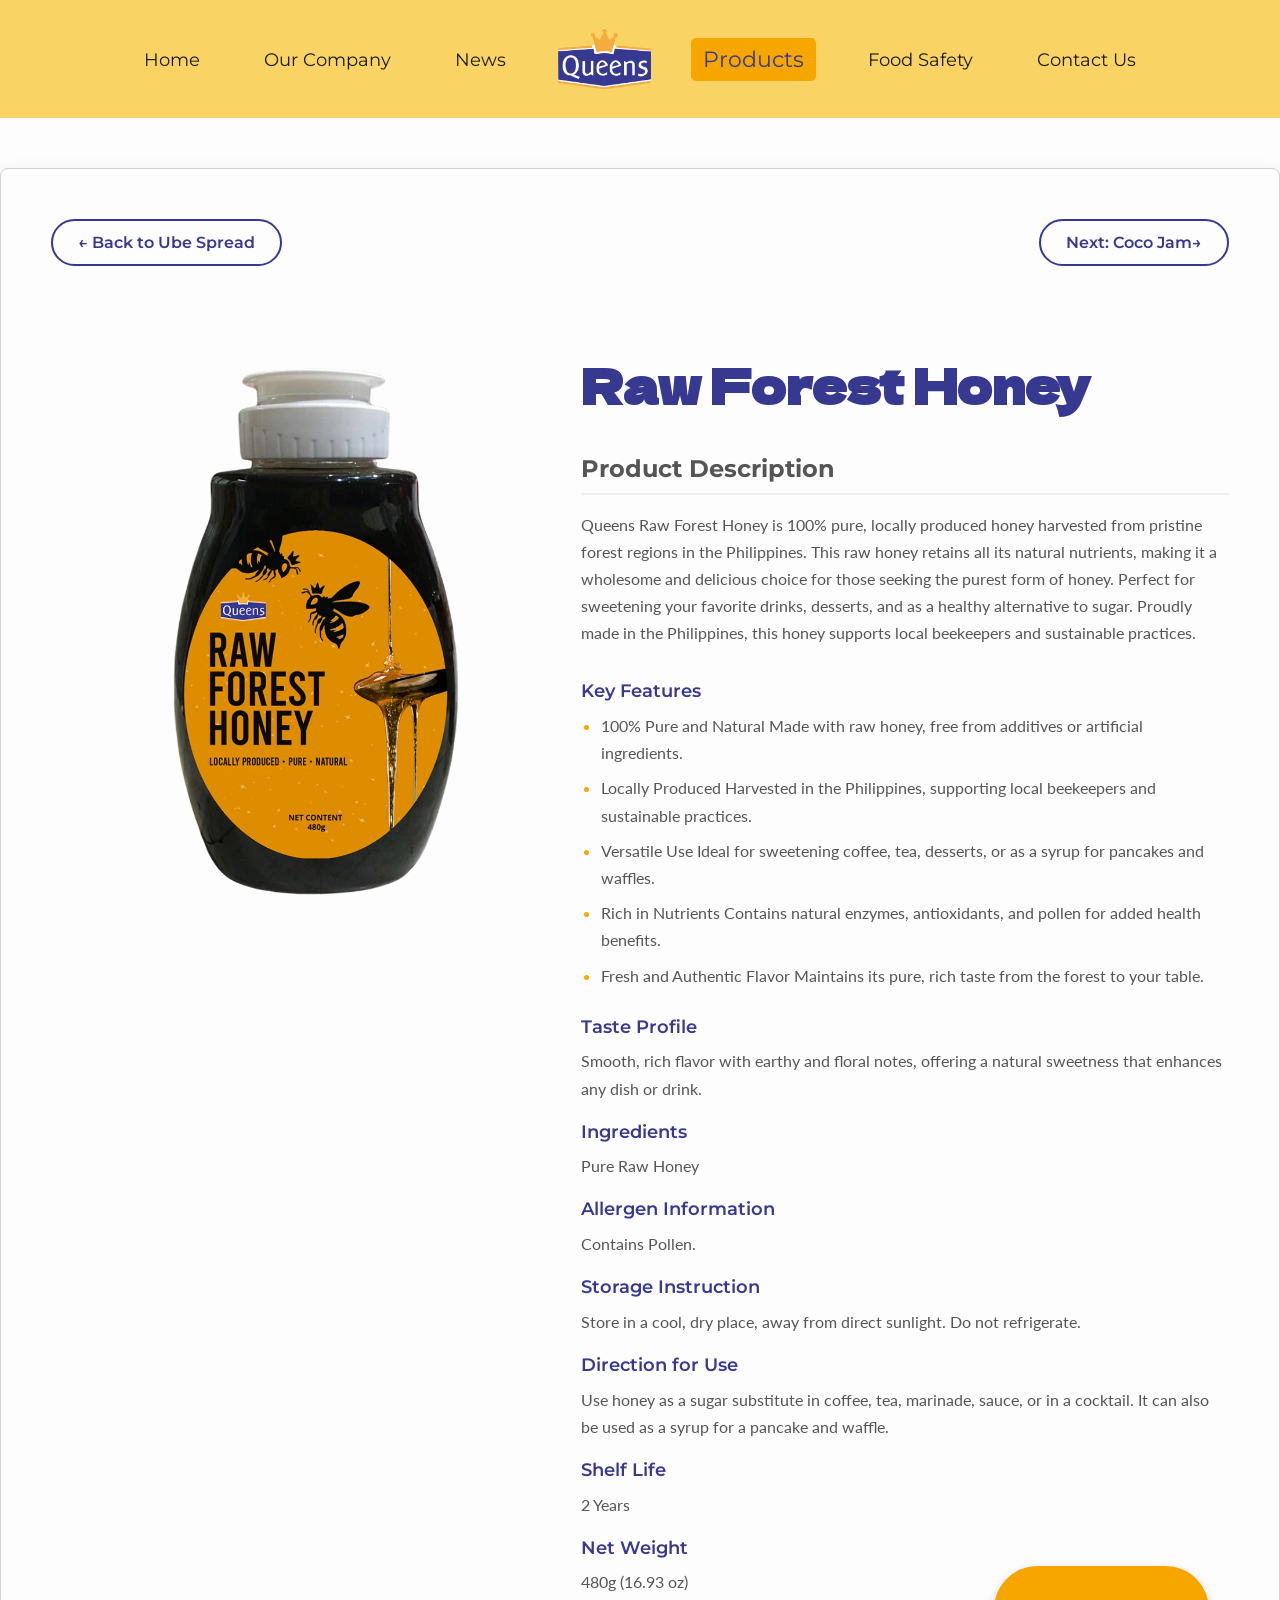
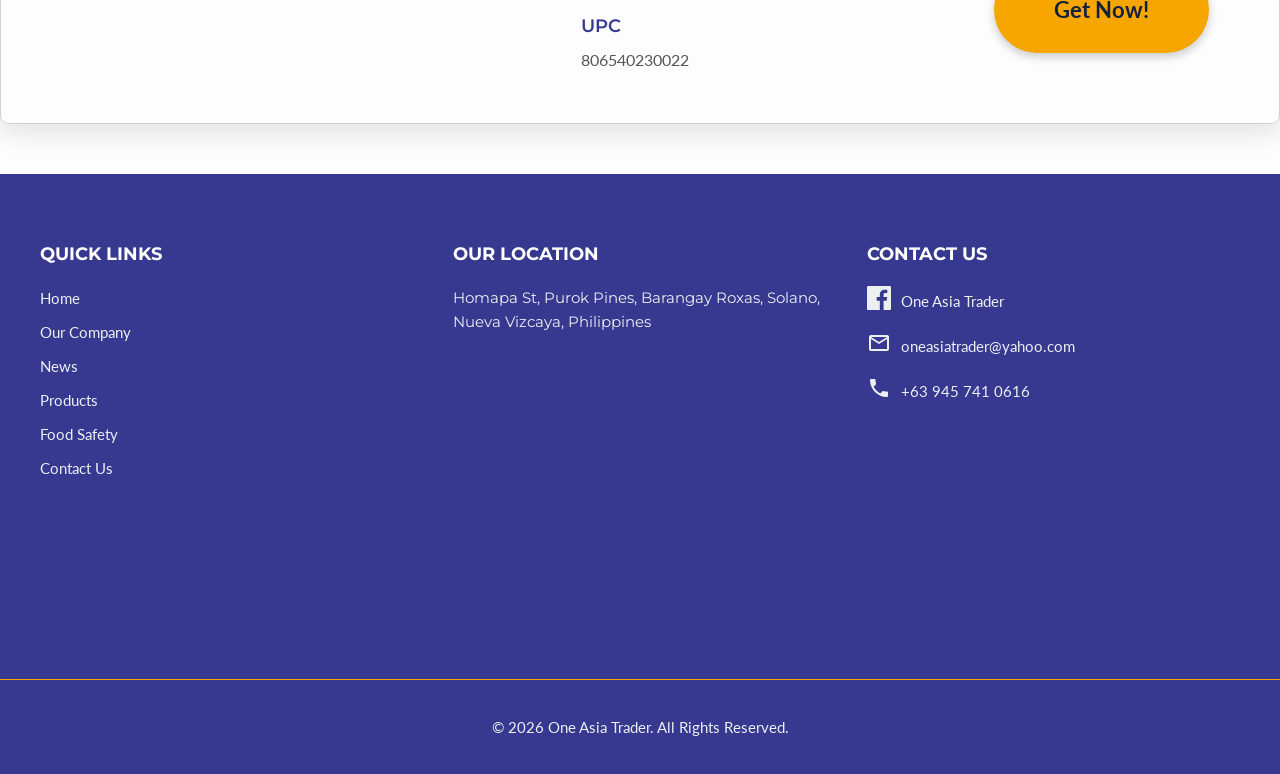
<file: html/honey.html>
<!DOCTYPE html>
<html lang="en">
<head>
    <meta charset="UTF-8">
    <meta name="viewport" content="width=device-width, initial-scale=1.0">
    <meta name="description" content="One Asia Trader is a food products company that offers quality Filipino favorites such as coco jam, ube spread, raw forest honey, and banana chips. The website highlights the company’s story, product line, food safety certifications, latest news, and contact details, reflecting its commitment to quality, community, and customer satisfaction.">
    <title>One Asia Trader - Raw Forest Honey</title>
    <link rel="stylesheet" href="../css/stylesheet.css">
    <link href="https://fonts.googleapis.com/css2?family=Dela+Gothic+One&family=Lato:wght@300;400;700&family=Montserrat:wght@400;600;700&display=swap" rel="stylesheet">
    <link rel = "icon" href = "../Assets/Misc/logo-16x16.webp">
</head>
<body>

    <header>
        <nav>
            <div class="navbar">
                
                <a href="../index.html" class="mobile-logo">
                    <img src="../Assets/Misc/one asia trader logo.webp" alt="One Asia Trader Logo" class="logo">
                </a>
    
                <div class="hamburger" id="hamburger-menu">
                    <span class="bar"></span>
                    <span class="bar"></span>
                    <span class="bar"></span>
                </div>
    
                <ul class="nav-menu">
                    <li><a href="../index.html">Home</a></li>
                    <li><a href="../html/company.html">Our Company</a></li>
                    <li><a href="../html/news.html">News</a></li>
                    
                    <li class="logo-li desktop-logo">
                        <a href="../index.html">
                            <img src="../Assets/Misc/one asia trader logo.webp" alt="One Asia Trader Logo" class="logo">
                        </a>
                    </li>
                    
                    <li><a href="../html/products.html" class="active">Products</a></li>
                    <li><a href="../html/foodsafety.html">Food Safety</a></li>
                    <li><a href="../html/contact.html">Contact Us</a></li>
                </ul>
            </div>
        </nav>  
    </header>

    <main>
        <section class="product-section">
  
            <div class="product-nav-buttons">
                <a href="../html/ubespread.html" class="nav-btn prev-btn">&larr; Back to Ube Spread</a>
                <a href="../html/cocojam.html" class="nav-btn next-btn">Next: Coco Jam&rarr;</a>
            </div>

            <div class="product-image-container">
                <img src="../Assets/Products/Raw Forest Honey.webp" alt="Raw Forest Honey" class="product-image">
            </div>

            <div class="product-details-container">

                <h1 class="product-title">Raw Forest Honey</h1>
                <div class="product-description">
                    <h2>Product Description</h2>
                    <p>Queens Raw Forest Honey is 100% pure, locally produced honey harvested from pristine forest regions in the Philippines. This raw honey retains all its natural nutrients, making it a wholesome and delicious choice for those seeking the purest form of honey. Perfect for sweetening your favorite drinks, desserts, and as a healthy alternative to sugar. Proudly made in the Philippines, this honey supports local beekeepers and sustainable practices.</p>
                </div>

                <div class="product-specs">
                    <div class="spec-item">
                        <h3>Key Features</h3>
                        <ul class="features-list">
                            <li>100% Pure and Natural Made with raw honey, free from additives or artificial ingredients.</li>
                            <li>Locally Produced Harvested in the Philippines, supporting local beekeepers and sustainable practices.</li>
                            <li>Versatile Use Ideal for sweetening coffee, tea, desserts, or as a syrup for pancakes and waffles.</li>
                            <li>Rich in Nutrients Contains natural enzymes, antioxidants, and pollen for added health benefits.</li>
                            <li>Fresh and Authentic Flavor Maintains its pure, rich taste from the forest to your table.</li>
                        </ul>
                    </div>

                    <div class="spec-item">
                        <h3>Taste Profile</h3>
                        <p>Smooth, rich flavor with earthy and floral notes, offering a natural sweetness that enhances any dish or drink.</p>
                    </div>

                    <div class="spec-item">
                        <h3>Ingredients</h3>
                        <p>Pure Raw Honey</p>
                    </div>
                
                    <div class="spec-item">
                        <h3>Allergen Information</h3>
                        <p>Contains Pollen.</p>
                    </div>

                    <div class="spec-item">
                        <h3>Storage Instruction</h3>
                        <p>Store in a cool, dry place, away from direct sunlight. Do not refrigerate.</p>
                    </div>

                    <div class="spec-item">
                        <h3>Direction for Use</h3>
                        <p>Use honey as a sugar substitute in coffee, tea, marinade, sauce, or in a cocktail. It can also be used as a syrup for a pancake and waffle.</p>
                    </div>

                    <div class="spec-item">
                        <h3>Shelf Life</h3>
                        <p>2 Years</p>
                    </div>

                    <div class="spec-item">
                        <h3>Net Weight</h3>
                        <p>480g (16.93 oz)</p>
                    </div>

                    <div class="spec-item">
                        <h3>UPC</h3>
                        <p>806540230022</p>
                    </div>
                </div>
                <a href="./contact.html" class="get-now-button">Get Now!</a>
            </div>
        </section>
    </main>
        <!-- Footer -->
        <footer class="site-footer">
       
            <div class="footer-main-content">
                <div class="footer-column footer-links">
                    <h3>Quick Links</h3>
                    <ul>
                        <li><a href="../index.html">Home</a></li>
                        <li><a href="../html/company.html">Our Company</a></li>
                        <li><a href="../html/news.html">News</a></li>
                        <li><a href="../html/products.html" class="active">Products</a></li>
                        <li><a href="../html/foodsafety.html">Food Safety</a></li>
                        <li><a href="../html/contact.html">Contact Us</a></li>
                    </ul>
                </div>
    
                <div class="footer-column footer-address">
                    <h3>Our Location</h3>
                    <p>Homapa St, Purok Pines, Barangay Roxas, Solano, Nueva Vizcaya, Philippines</p>
                    <div class="map-container">
                    <iframe src="https://www.google.com/maps/embed?pb=!1m18!1m12!1m3!1d6006.556764606794!2d121.18016571679611!3d16.522514137533182!2m3!1f0!2f0!3f0!3m2!1i1024!2i768!4f13.1!3m3!1m2!1s0x33904130c73280a3%3A0x4b2d24a8933a1920!2sHomapa%20St%2C%20Solano%2C%20Nueva%20Vizcaya%2C%20Philippines!5e1!3m2!1sen!2sus!4v1776072934581!5m2!1sen!2sus" 
                        style="border:0;" 
                        allowfullscreen="" 
                        loading="lazy" 
                        referrerpolicy="no-referrer-when-downgrade">
                    </iframe>
                    </div>
                </div>
    
                <div class="footer-column footer-social">
                    <h3>Contact Us</h3>
                    <div class="social-links">
                        <div class="social-item">
                            <a href="https://www.facebook.com/oneasiatrader.2016" target="_blank" class="social-icon" aria-label="Facebook"><svg xmlns="http://www.w3.org/2000/svg" viewBox="0 0 24 24"><path d="M22.675 0h-21.35c-.732 0-1.325.593-1.325 1.325v21.351c0 .731.593 1.324 1.325 1.324h11.494v-9.294h-3.128v-3.622h3.128v-2.671c0-3.1 1.893-4.788 4.659-4.788 1.325 0 2.463.099 2.795.142v3.24h-1.918c-1.504 0-1.795.715-1.795 1.763v2.313h3.587l-.467 3.622h-3.12v9.293h6.116c.73 0 1.323-.593 1.323-1.325v-21.35c0-.732-.593-1.325-1.325-1.325z"/></svg></a>
                            <a href="https://www.facebook.com/oneasiatrader.2016" target="_blank" class="social-link-text">One Asia Trader</a>
                        </div>
                        <div class="social-item">
                            <a href="mailto:oneasiatrader@yahoo.com" class="social-icon" aria-label="Email"><svg xmlns="http://www.w3.org/2000/svg" viewBox="0 0 24 24"><path d="M22 6c0-1.1-.9-2-2-2H4c-1.1 0-2 .9-2 2v12c0 1.1.9 2 2 2h16c1.1 0 2-.9 2-2V6zm-2 0l-8 5-8-5h16zm0 12H4V8l8 5 8-5v10z"/></svg></a>
                            <a href="mailto:oneasiatrader@yahoo.com" class="social-link-text">oneasiatrader@yahoo.com</a>
                        </div>
                        <div class="social-item">
                            <a href="tel:+639457410616" class="social-icon" aria-label="Phone"><svg xmlns="http://www.w3.org/2000/svg" viewBox="0 0 24 24"><path d="M6.62 10.79c1.44 2.83 3.76 5.14 6.59 6.59l2.2-2.2c.27-.27.67-.36 1.02-.24 1.12.37 2.33.57 3.57.57.55 0 1 .45 1 1V20c0 .55-.45 1-1 1-9.39 0-17-7.61-17-17 0-.55.45-1 1-1h3.5c.55 0 1 .45 1 1 0 1.25.2 2.45.57 3.57.11.35.02.74-.25 1.02l-2.2 2.2z"/></svg></a>
                            <a href="tel:+639457410616" class="social-link-text">+63 945 741 0616</a>
                        </div>
                    </div>
                </div>
            </div>
            
            <div class="footer-bottom">
                <p>&copy; 2026 One Asia Trader. All Rights Reserved.</p>
            </div>
        </footer>

        <script src="../js/website.js"></script>
        
</body>
</html>
</file>
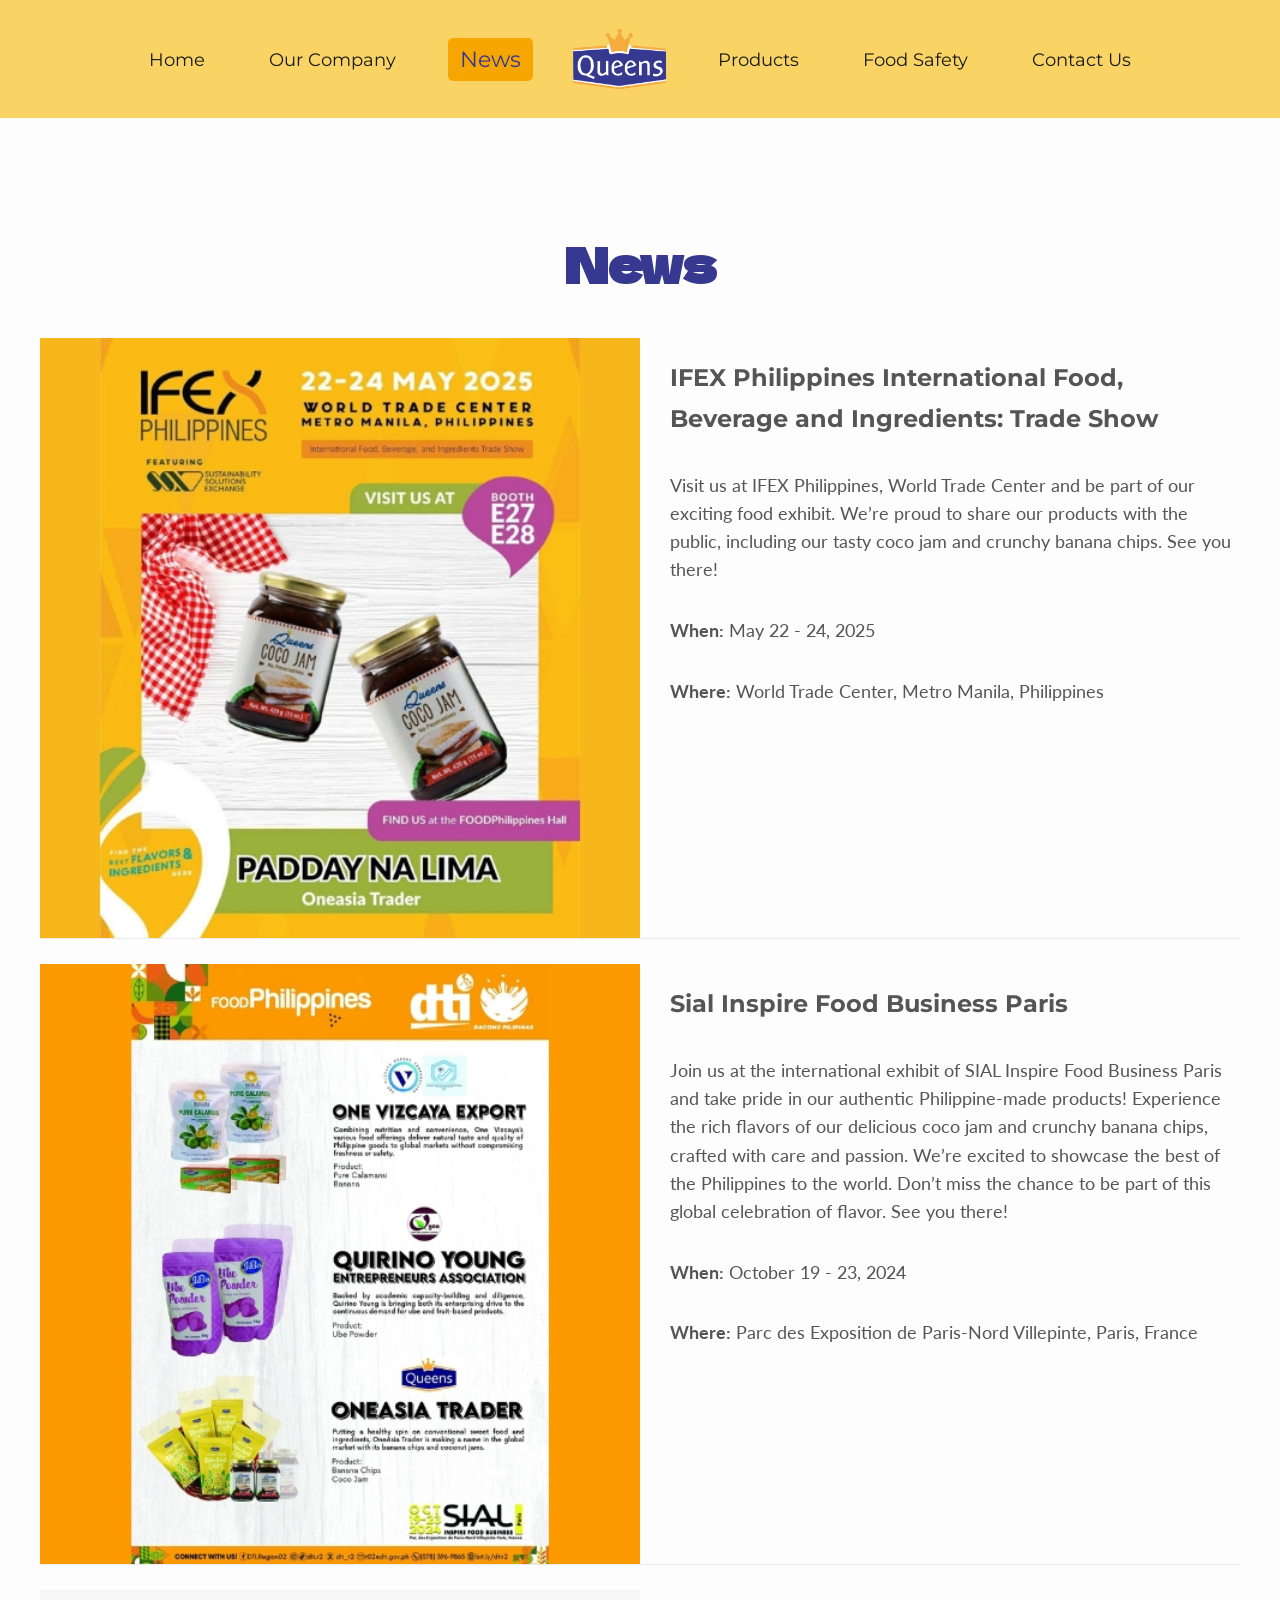
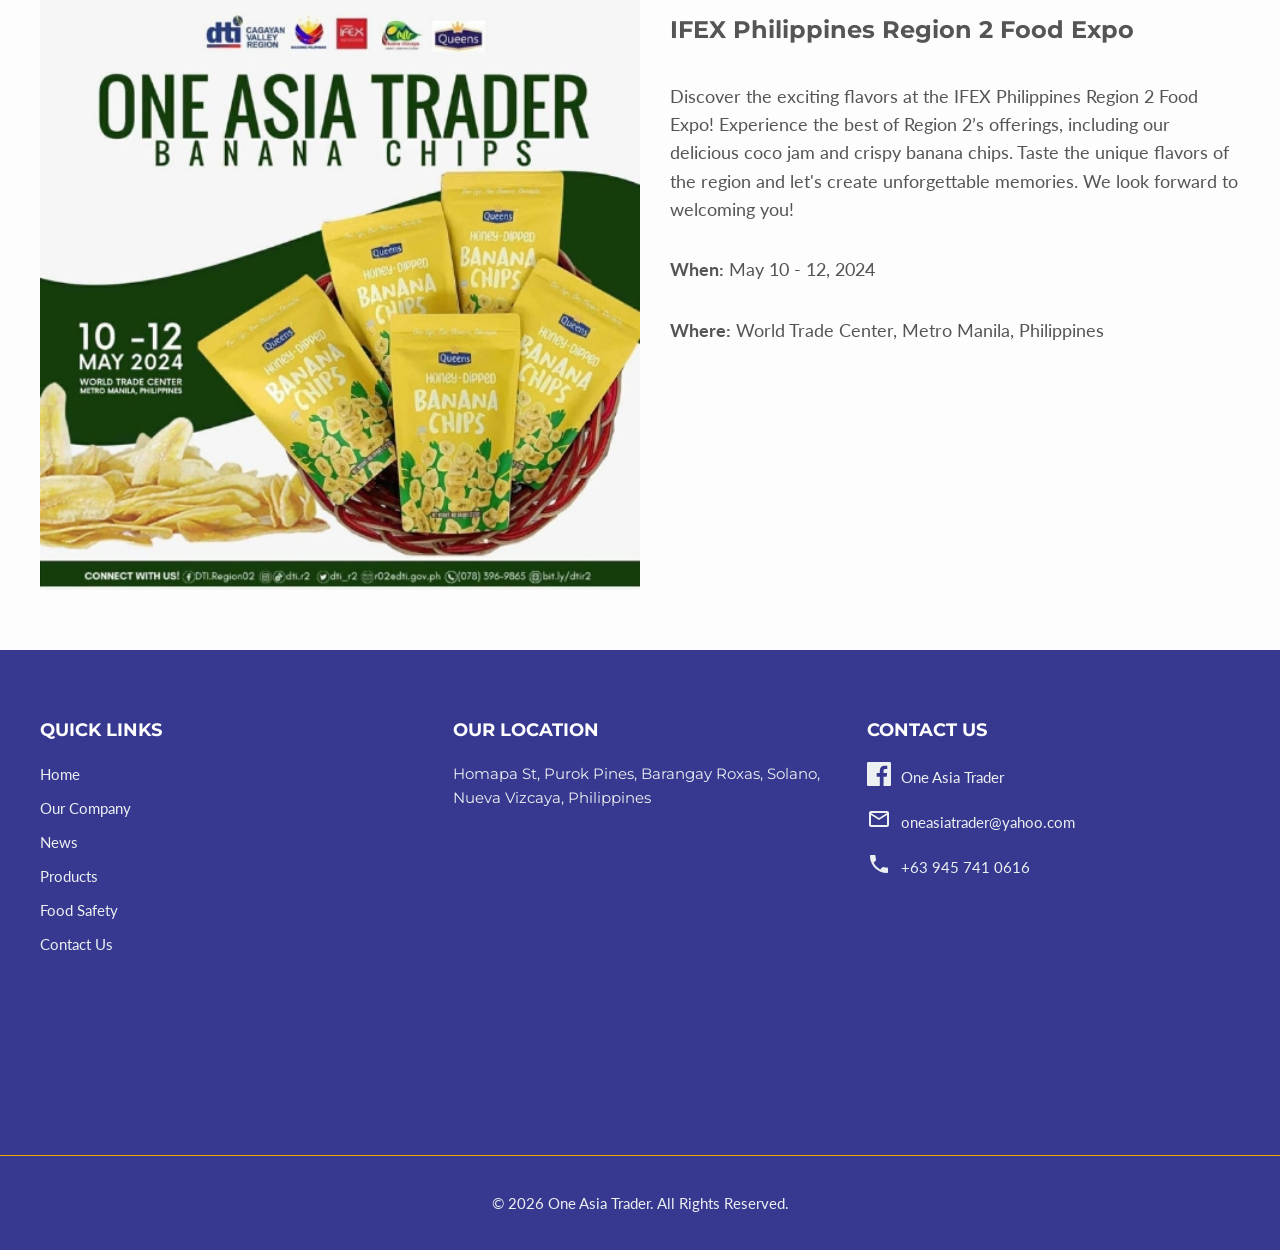
<file: html/news.html>
<!DOCTYPE html>
<html lang="en">
<head>
    <meta charset="UTF-8">
    <meta name="viewport" content="width=device-width, initial-scale=1.0">
    <meta name="description" content="One Asia Trader is a food products company that offers quality Filipino favorites such as coco jam, ube spread, raw forest honey, and banana chips. The website highlights the company’s story, product line, food safety certifications, latest news, and contact details, reflecting its commitment to quality, community, and customer satisfaction.">
    <title>One Asia Trader - News</title>
    <link rel="stylesheet" href="../css/stylesheet.css">
    <link href="https://fonts.googleapis.com/css2?family=Dela+Gothic+One&family=Lato:wght@300;400;700&family=Montserrat:wght@400;600;700&display=swap" rel="stylesheet">
    <link rel = "icon" href = "../Assets/Misc/logo-16x16.webp">
</head>
<body>

    <header>
        <nav>
            <div class="navbar">
                
                <a href="../index.html" class="mobile-logo">
                    <img src="../Assets/Misc/one asia trader logo.webp" alt="One Asia Trader Logo" class="logo">
                </a>
    
                <div class="hamburger" id="hamburger-menu">
                    <span class="bar"></span>
                    <span class="bar"></span>
                    <span class="bar"></span>
                </div>
    
                <ul class="nav-menu">
                    <li><a href="../index.html">Home</a></li>
                    <li><a href="../html/company.html">Our Company</a></li>
                    <li><a href="../html/news.html" class="active">News</a></li>
                    
                    <li class="logo-li desktop-logo">
                        <a href="../index.html">
                            <img src="../Assets/Misc/one asia trader logo.webp" alt="One Asia Trader Logo" class="logo">
                        </a>
                    </li>
                    
                    <li><a href="../html/products.html">Products</a></li>
                    <li><a href="../html/foodsafety.html">Food Safety</a></li>
                    <li><a href="../html/contact.html">Contact Us</a></li>
                </ul>
            </div>
        </nav>  
    </header>

    <main>
        <section class="news-section">
            <h1 class="section-title">News</h1>
          
            <!-- Article 1 -->
            <article class="news-article">
              <img src="../Assets/Exhibits/Padday Na Lima - May 22 - 24 2025.webp" alt="Padday Na Lima Exhibit Poster" class="news-image">
              <div class="news-content">
                <h2 class="news-title">IFEX Philippines International Food, Beverage and Ingredients: Trade Show</h2>
                <p class="news-description">Visit us at IFEX Philippines, World Trade Center and be part of our exciting food exhibit. We’re proud to share our products with the public, including our tasty coco jam and crunchy banana chips. See you there!</p>
                <p class="news-description"><strong>When:</strong> May 22 - 24, 2025</p>
                <p class="news-description"><strong>Where:</strong> World Trade Center, Metro Manila, Philippines</p>
              </div>
            </article>
          
            <!-- Article 2 -->
            <article class="news-article">
              <img src="../Assets/Exhibits/Sial Paris - Inspire Food Business - Oct 19 - 23 -2024.webp" alt="Sial Paris Inspire Food Business Poster" class="news-image">
              <div class="news-content">
                <h2 class="news-title">Sial Inspire Food Business Paris</h2>
                <p class="news-description">Join us at the international exhibit of SIAL Inspire Food Business Paris and take pride in our authentic Philippine-made products! Experience the rich flavors of our delicious coco jam and crunchy banana chips, crafted with care and passion. We’re excited to showcase the best of the Philippines to the world. Don’t miss the chance to be part of this global celebration of flavor. See you there!</p>
                <p class="news-description"><strong>When:</strong> October 19 - 23, 2024</p>
                <p class="news-description"><strong>Where:</strong> Parc des Exposition de Paris-Nord Villepinte, Paris, France</p>
              </div>
            </article>
          
            <!-- Article 3 -->
            <article class="news-article">
              <img src="../Assets/Exhibits/IFEX World Trade Center - May 10 - 12 - 2024 Philippines.webp" alt="IFEX Philippines Region 2 Food Expo Poster" class="news-image">
              <div class="news-content">
                <h2 class="news-title">IFEX Philippines Region 2 Food Expo</h2>
                <p class="news-description">Discover the exciting flavors at the IFEX Philippines Region 2 Food Expo! Experience the best of Region 2’s offerings, including our delicious coco jam and crispy banana chips. Taste the unique flavors of the region and let's create unforgettable memories. We look forward to welcoming you!</p>
                <p class="news-description"><strong>When:</strong> May 10 - 12, 2024</p>
                <p class="news-description"><strong>Where:</strong> World Trade Center, Metro Manila, Philippines</p>
              </div>
            </article>
          
          </section>
    </main>
    <footer class="site-footer">
       
        <div class="footer-main-content">
            <div class="footer-column footer-links">
                <h3>Quick Links</h3>
                <ul>
                    <li><a href="../index.html">Home</a></li>
                    <li><a href="../html/company.html">Our Company</a></li>
                    <li><a href="../html/news.html" class="active">News</a></li>
                    <li><a href="../html/products.html">Products</a></li>
                    <li><a href="../html/foodsafety.html">Food Safety</a></li>
                    <li><a href="../html/contact.html">Contact Us</a></li>
                </ul>
            </div>

            <div class="footer-column footer-address">
                <h3>Our Location</h3>
                <p>Homapa St, Purok Pines, Barangay Roxas, Solano, Nueva Vizcaya, Philippines</p>
                <div class="map-container">
                <iframe src="https://www.google.com/maps/embed?pb=!1m18!1m12!1m3!1d6006.556764606794!2d121.18016571679611!3d16.522514137533182!2m3!1f0!2f0!3f0!3m2!1i1024!2i768!4f13.1!3m3!1m2!1s0x33904130c73280a3%3A0x4b2d24a8933a1920!2sHomapa%20St%2C%20Solano%2C%20Nueva%20Vizcaya%2C%20Philippines!5e1!3m2!1sen!2sus!4v1776072934581!5m2!1sen!2sus" 
                    style="border:0;" 
                    allowfullscreen="" 
                    loading="lazy" 
                    referrerpolicy="no-referrer-when-downgrade">
                </iframe>
                </div>
            </div>

            <div class="footer-column footer-social">
                <h3>Contact Us</h3>
                <div class="social-links">
                    <div class="social-item">
                        <a href="https://www.facebook.com/oneasiatrader.2016" target="_blank" class="social-icon" aria-label="Facebook"><svg xmlns="http://www.w3.org/2000/svg" viewBox="0 0 24 24"><path d="M22.675 0h-21.35c-.732 0-1.325.593-1.325 1.325v21.351c0 .731.593 1.324 1.325 1.324h11.494v-9.294h-3.128v-3.622h3.128v-2.671c0-3.1 1.893-4.788 4.659-4.788 1.325 0 2.463.099 2.795.142v3.24h-1.918c-1.504 0-1.795.715-1.795 1.763v2.313h3.587l-.467 3.622h-3.12v9.293h6.116c.73 0 1.323-.593 1.323-1.325v-21.35c0-.732-.593-1.325-1.325-1.325z"/></svg></a>
                        <a href="https://www.facebook.com/oneasiatrader.2016" target="_blank" class="social-link-text">One Asia Trader</a>
                    </div>
                    <div class="social-item">
                        <a href="mailto:oneasiatrader@yahoo.com" class="social-icon" aria-label="Email"><svg xmlns="http://www.w3.org/2000/svg" viewBox="0 0 24 24"><path d="M22 6c0-1.1-.9-2-2-2H4c-1.1 0-2 .9-2 2v12c0 1.1.9 2 2 2h16c1.1 0 2-.9 2-2V6zm-2 0l-8 5-8-5h16zm0 12H4V8l8 5 8-5v10z"/></svg></a>
                        <a href="mailto:oneasiatrader@yahoo.com" class="social-link-text">oneasiatrader@yahoo.com</a>
                    </div>
                    <div class="social-item">
                        <a href="tel:+639457410616" class="social-icon" aria-label="Phone"><svg xmlns="http://www.w3.org/2000/svg" viewBox="0 0 24 24"><path d="M6.62 10.79c1.44 2.83 3.76 5.14 6.59 6.59l2.2-2.2c.27-.27.67-.36 1.02-.24 1.12.37 2.33.57 3.57.57.55 0 1 .45 1 1V20c0 .55-.45 1-1 1-9.39 0-17-7.61-17-17 0-.55.45-1 1-1h3.5c.55 0 1 .45 1 1 0 1.25.2 2.45.57 3.57.11.35.02.74-.25 1.02l-2.2 2.2z"/></svg></a>
                        <a href="tel:+639457410616" class="social-link-text">+63 945 741 0616</a>
                    </div>
                </div>
            </div>
        </div>
        
        <div class="footer-bottom">
            <p>&copy; 2026 One Asia Trader. All Rights Reserved.</p>
        </div>
    </footer>

    <script src="../js/website.js"></script>
    
</body>
</html>
</file>
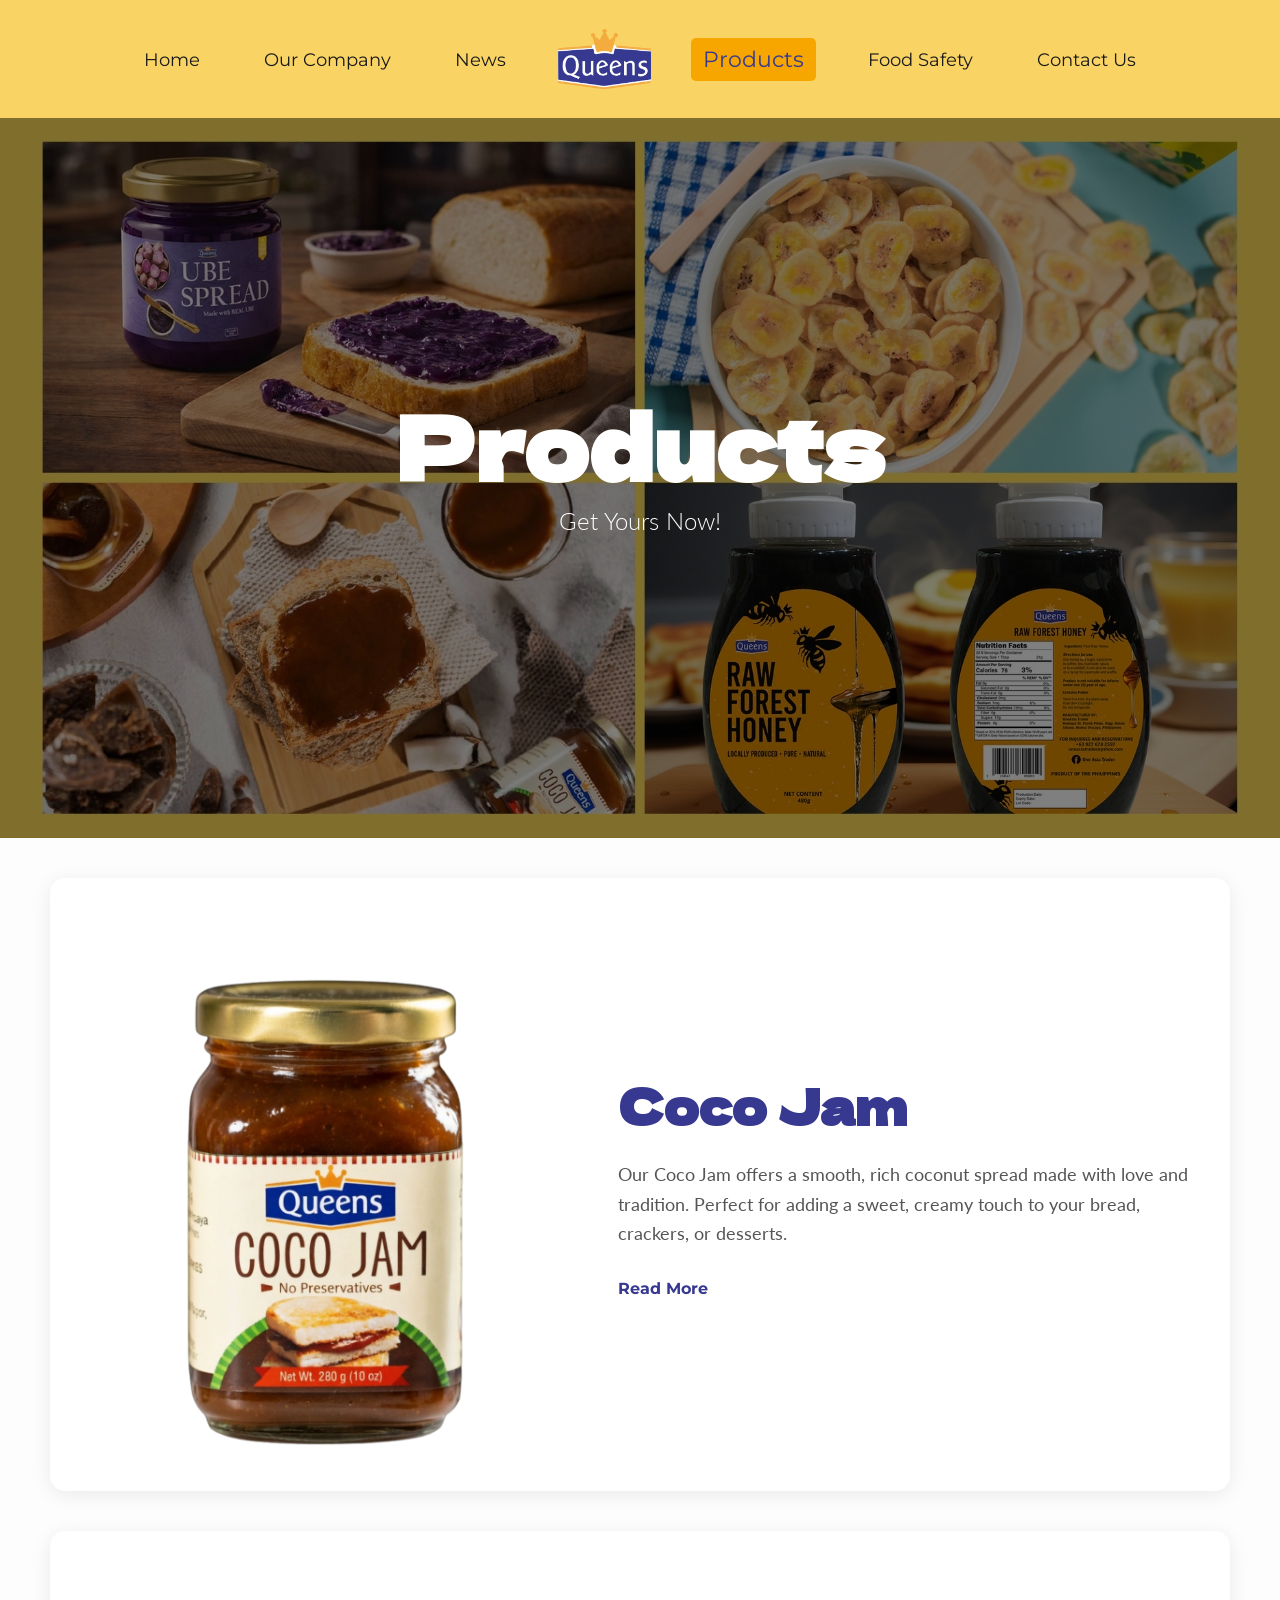
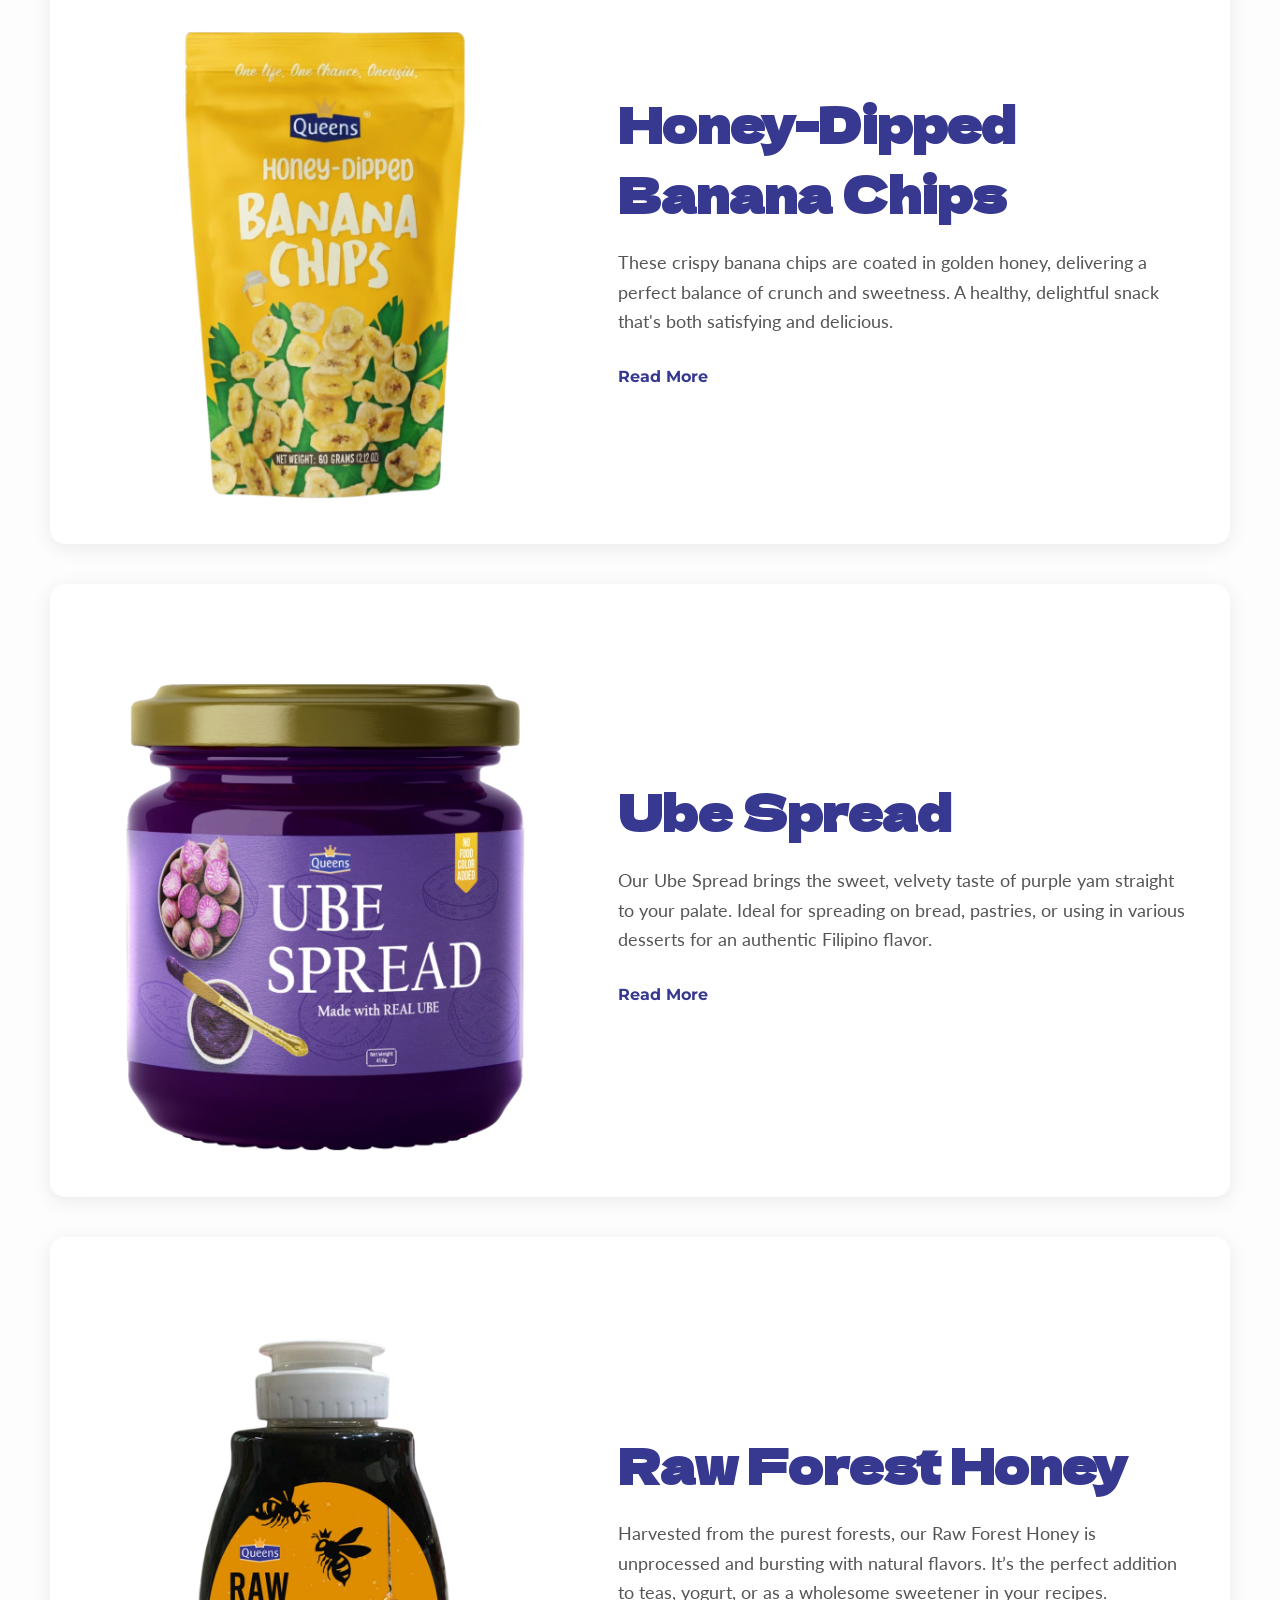
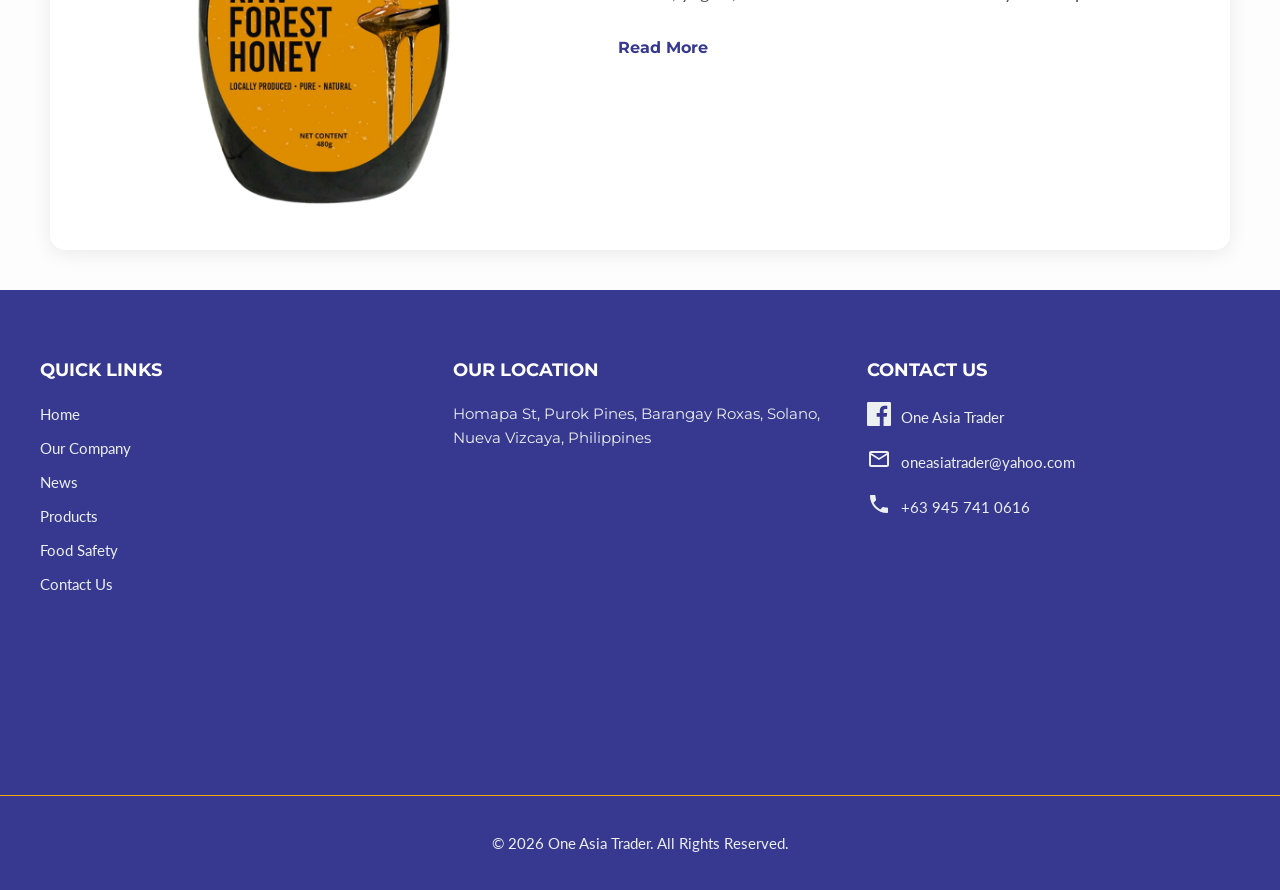
<file: html/products.html>
<!DOCTYPE html>
<html lang="en">
<head>
    <meta charset="UTF-8">
    <meta name="viewport" content="width=device-width, initial-scale=1.0">
    <meta name="description" content="One Asia Trader is a food products company that offers quality Filipino favorites such as coco jam, ube spread, raw forest honey, and banana chips. The website highlights the company’s story, product line, food safety certifications, latest news, and contact details, reflecting its commitment to quality, community, and customer satisfaction.">
    <title>One Asia Trader - Products</title>
    <link rel="stylesheet" href="../css/stylesheet.css">
    <link href="https://fonts.googleapis.com/css2?family=Dela+Gothic+One&family=Lato:wght@300;400;700&family=Montserrat:wght@400;600;700&display=swap" rel="stylesheet">
    <link rel = "icon" href = "../Assets/Misc/logo-16x16.webp">
</head>
<body>

    <header>
        <nav>
            <div class="navbar">
                
                <a href="../index.html" class="mobile-logo">
                    <img src="../Assets/Misc/one asia trader logo.webp" alt="One Asia Trader Logo" class="logo">
                </a>
    
                <div class="hamburger" id="hamburger-menu">
                    <span class="bar"></span>
                    <span class="bar"></span>
                    <span class="bar"></span>
                </div>
    
                <ul class="nav-menu">
                    <li><a href="../index.html">Home</a></li>
                    <li><a href="../html/company.html">Our Company</a></li>
                    <li><a href="../html/news.html">News</a></li>
                    
                    <li class="logo-li desktop-logo">
                        <a href="../index.html">
                            <img src="../Assets/Misc/one asia trader logo.webp" alt="One Asia Trader Logo" class="logo">
                        </a>
                    </li>
                    
                    <li><a href="../html/products.html" class="active">Products</a></li>
                    <li><a href="../html/foodsafety.html">Food Safety</a></li>
                    <li><a href="../html/contact.html">Contact Us</a></li>
                </ul>
            </div>
        </nav>  
    </header>

    <main>
        <section class="hero">
            <div class="banner-container">
                <img src="../Assets/banner/Products.webp" alt="Products Collage" class="banner-image">

                <div class="banner-overlay"></div>
                <div class="banner-content">
                    <h1 class="main-heading">Products</h1>
                    <p class="tagline">Get Yours Now!</p>
                </div>
            </div>
        </section>

        <section class="product-showcase-section">
        <!-- Product 1: Coco Jam -->
            <div class="product-detail-container">
                <div class="product-image-container">
                        <img src="../Assets/Products/Coco Jam.webp" alt="Coco Jam">
                </div>
                <div class="product-info-container">
                    <h2>Coco Jam</h2>
                    <p>Our Coco Jam offers a smooth, rich coconut spread made with love and tradition. Perfect for adding a sweet, creamy touch to your bread, crackers, or desserts.</p>
                    <a href="../html/cocojam.html" class="read-more-link">Read More</a>
                </div>
            </div>

        <!-- Product 2: Honey-Dipped Banana Chips -->
            <div class="product-detail-container">
                <div class="product-image-container">
                        <img src="../Assets/Products/Honey Dipped Banana Chips.webp" alt="Honey-Dipped Banana Chips">
                </div>
                <div class="product-info-container">
                    <h2>Honey-Dipped Banana Chips</h2>
                    <p>These crispy banana chips are coated in golden honey, delivering a perfect balance of crunch and sweetness. A healthy, delightful snack that's both satisfying and delicious.</p>
                    <a href="../html/bananachips.html" class="read-more-link">Read More</a>
                </div>
            </div>

        <!-- Product 3: Ube Spread -->
            <div class="product-detail-container">
                <div class="product-image-container">
                        <img src="../Assets/Products/Ube Spread.webp" alt="Ube Spread">
                </div>
                <div class="product-info-container">
                    <h2>Ube Spread</h2>
                    <p>Our Ube Spread brings the sweet, velvety taste of purple yam straight to your palate. Ideal for spreading on bread, pastries, or using in various desserts for an authentic Filipino flavor.</p>
                    <a href="../html/ubespread.html" class="read-more-link">Read More</a>
                </div>
            </div>

    <!-- Product 4: Raw Forest Honey -->
            <div class="product-detail-container">
                <div class="product-image-container">
                        <img src="../Assets/Products/Raw Forest Honey.webp" alt="Raw Forest Honey">
                 </div>
                <div class="product-info-container">
                    <h2>Raw Forest Honey</h2>
                    <p>Harvested from the purest forests, our Raw Forest Honey is unprocessed and bursting with natural flavors. It’s the perfect addition to teas, yogurt, or as a wholesome sweetener in your recipes.</p>
                    <a href="../html/honey.html" class="read-more-link">Read More</a>
                </div>
            </div>
        </section>

    </main>

     <!-- Footer -->
     <footer class="site-footer">
       
        <div class="footer-main-content">
            <div class="footer-column footer-links">
                <h3>Quick Links</h3>
                <ul>
                    <li><a href="../index.html">Home</a></li>
                    <li><a href="../html/company.html">Our Company</a></li>
                    <li><a href="../html/news.html">News</a></li>
                    <li><a href="../html/products.html" class="active">Products</a></li>
                    <li><a href="../html/foodsafety.html">Food Safety</a></li>
                    <li><a href="../html/contact.html">Contact Us</a></li>
                </ul>
            </div>

            <div class="footer-column footer-address">
                <h3>Our Location</h3>
                <p>Homapa St, Purok Pines, Barangay Roxas, Solano, Nueva Vizcaya, Philippines</p>
                <div class="map-container">
                <iframe src="https://www.google.com/maps/embed?pb=!1m18!1m12!1m3!1d6006.556764606794!2d121.18016571679611!3d16.522514137533182!2m3!1f0!2f0!3f0!3m2!1i1024!2i768!4f13.1!3m3!1m2!1s0x33904130c73280a3%3A0x4b2d24a8933a1920!2sHomapa%20St%2C%20Solano%2C%20Nueva%20Vizcaya%2C%20Philippines!5e1!3m2!1sen!2sus!4v1776072934581!5m2!1sen!2sus" 
                    style="border:0;" 
                    allowfullscreen="" 
                    loading="lazy" 
                    referrerpolicy="no-referrer-when-downgrade">
                </iframe>
                </div>
            </div>

            <div class="footer-column footer-social">
                <h3>Contact Us</h3>
                <div class="social-links">
                    <div class="social-item">
                        <a href="https://www.facebook.com/oneasiatrader.2016" target="_blank" class="social-icon" aria-label="Facebook"><svg xmlns="http://www.w3.org/2000/svg" viewBox="0 0 24 24"><path d="M22.675 0h-21.35c-.732 0-1.325.593-1.325 1.325v21.351c0 .731.593 1.324 1.325 1.324h11.494v-9.294h-3.128v-3.622h3.128v-2.671c0-3.1 1.893-4.788 4.659-4.788 1.325 0 2.463.099 2.795.142v3.24h-1.918c-1.504 0-1.795.715-1.795 1.763v2.313h3.587l-.467 3.622h-3.12v9.293h6.116c.73 0 1.323-.593 1.323-1.325v-21.35c0-.732-.593-1.325-1.325-1.325z"/></svg></a>
                        <a href="https://www.facebook.com/oneasiatrader.2016" target="_blank" class="social-link-text">One Asia Trader</a>
                    </div>
                    <div class="social-item">
                        <a href="mailto:oneasiatrader@yahoo.com" class="social-icon" aria-label="Email"><svg xmlns="http://www.w3.org/2000/svg" viewBox="0 0 24 24"><path d="M22 6c0-1.1-.9-2-2-2H4c-1.1 0-2 .9-2 2v12c0 1.1.9 2 2 2h16c1.1 0 2-.9 2-2V6zm-2 0l-8 5-8-5h16zm0 12H4V8l8 5 8-5v10z"/></svg></a>
                        <a href="mailto:oneasiatrader@yahoo.com" class="social-link-text">oneasiatrader@yahoo.com</a>
                    </div>
                    <div class="social-item">
                        <a href="tel:+639457410616" class="social-icon" aria-label="Phone"><svg xmlns="http://www.w3.org/2000/svg" viewBox="0 0 24 24"><path d="M6.62 10.79c1.44 2.83 3.76 5.14 6.59 6.59l2.2-2.2c.27-.27.67-.36 1.02-.24 1.12.37 2.33.57 3.57.57.55 0 1 .45 1 1V20c0 .55-.45 1-1 1-9.39 0-17-7.61-17-17 0-.55.45-1 1-1h3.5c.55 0 1 .45 1 1 0 1.25.2 2.45.57 3.57.11.35.02.74-.25 1.02l-2.2 2.2z"/></svg></a>
                        <a href="tel:+639457410616" class="social-link-text">+63 945 741 0616</a>
                    </div>
                </div>
            </div>
        </div>
        
        <div class="footer-bottom">
            <p>&copy; 2026 One Asia Trader. All Rights Reserved.</p>
        </div>
    </footer>

    <script src="../js/website.js"></script>

</body>
</html>
</file>
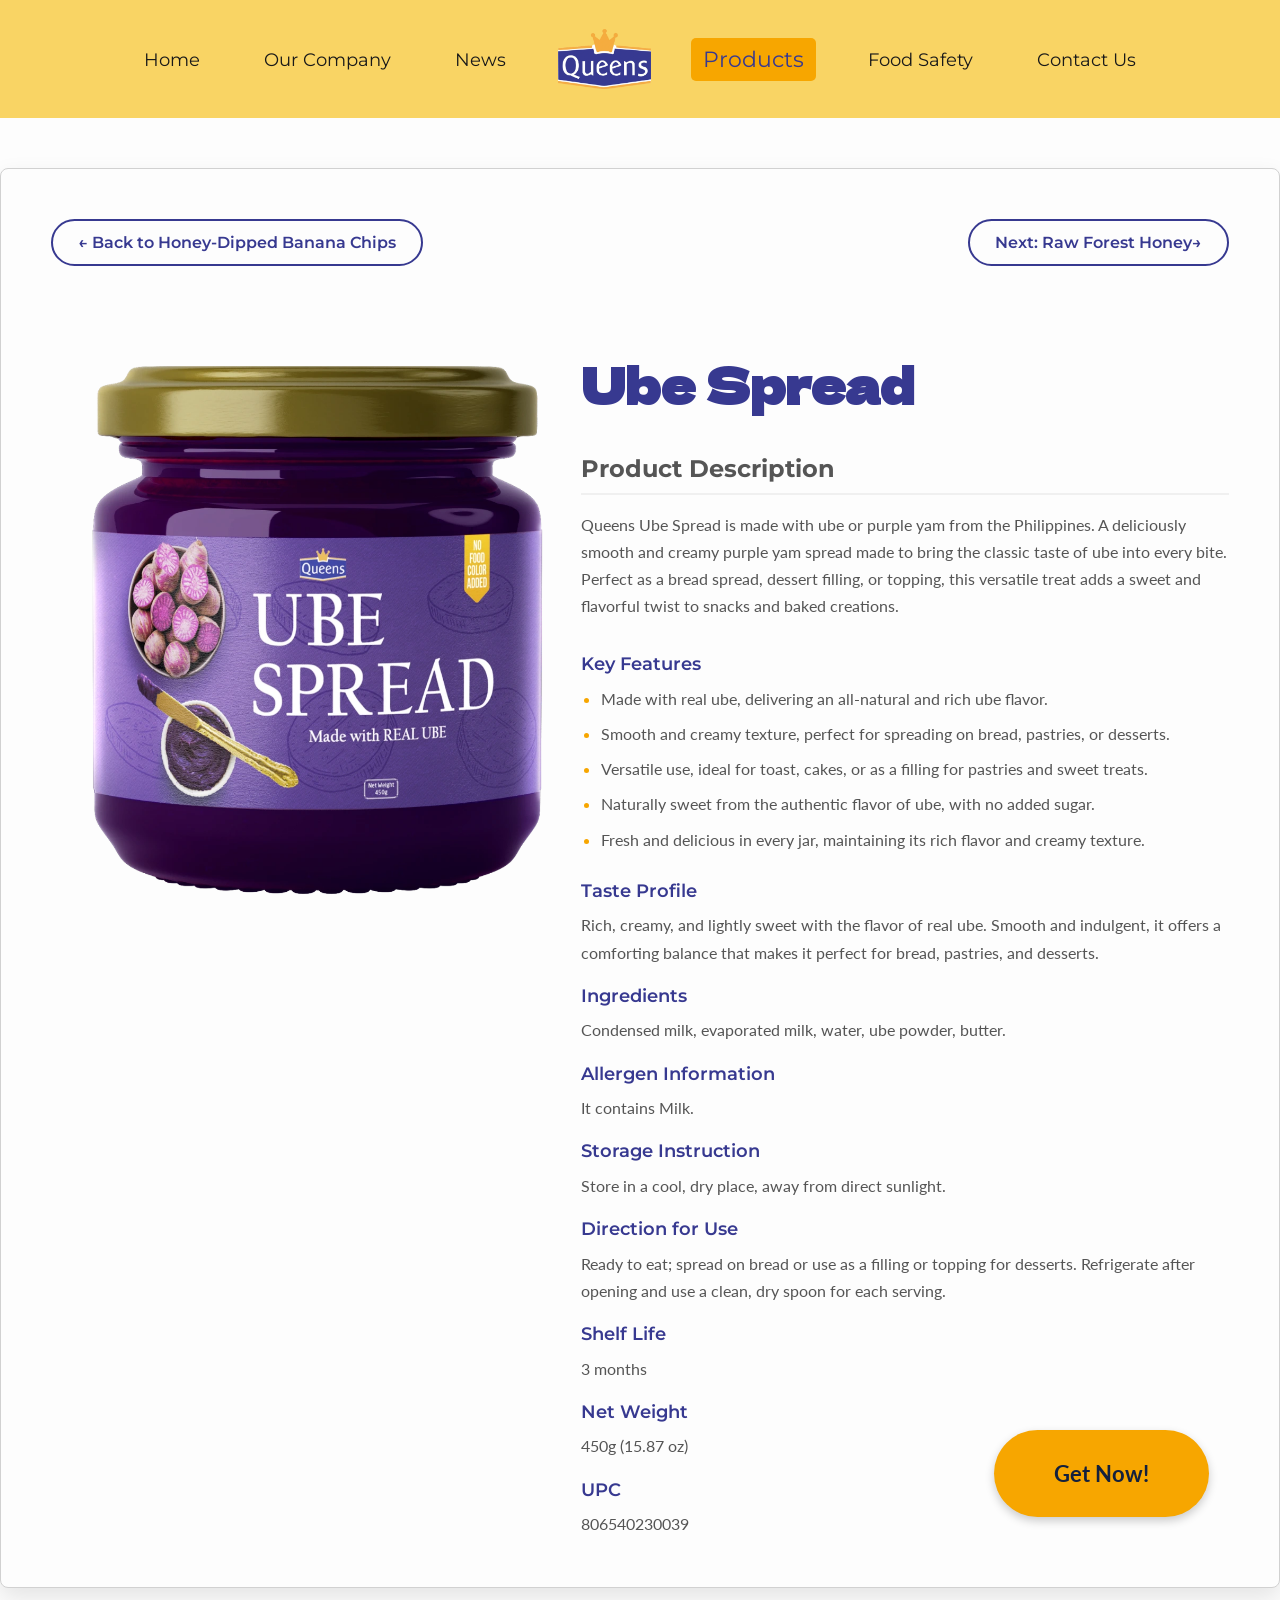
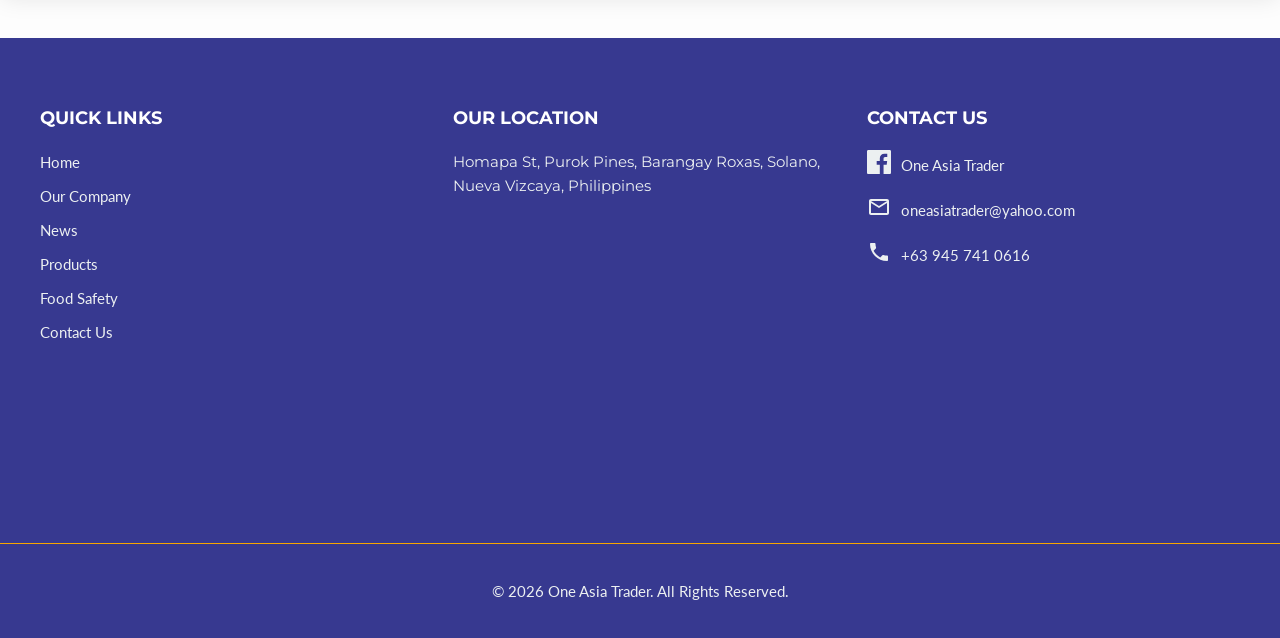
<file: html/ubespread.html>
<!DOCTYPE html>
<html lang="en">
<head>
    <meta charset="UTF-8">
    <meta name="viewport" content="width=device-width, initial-scale=1.0">
    <meta name="description" content="One Asia Trader is a food products company that offers quality Filipino favorites such as coco jam, ube spread, raw forest honey, and banana chips. The website highlights the company’s story, product line, food safety certifications, latest news, and contact details, reflecting its commitment to quality, community, and customer satisfaction.">
    <title>One Asia Trader - Ube Spread</title>
    <link rel="stylesheet" href="../css/stylesheet.css">
    <link href="https://fonts.googleapis.com/css2?family=Dela+Gothic+One&family=Lato:wght@300;400;700&family=Montserrat:wght@400;600;700&display=swap" rel="stylesheet">
    <link rel = "icon" href = "../Assets/Misc/logo-16x16.webp">
</head>
<body>

    <header>
        <nav>
            <div class="navbar">
                
                <a href="../index.html" class="mobile-logo">
                    <img src="../Assets/Misc/one asia trader logo.webp" alt="One Asia Trader Logo" class="logo">
                </a>

                <div class="hamburger" id="hamburger-menu">
                    <span class="bar"></span>
                    <span class="bar"></span>
                    <span class="bar"></span>
                </div>
    
                <ul class="nav-menu">
                    <li><a href="../index.html">Home</a></li>
                    <li><a href="../html/company.html">Our Company</a></li>
                    <li><a href="../html/news.html">News</a></li>
                    
                    <li class="logo-li desktop-logo">
                        <a href="../index.html">
                            <img src="../Assets/Misc/one asia trader logo.webp" alt="One Asia Trader Logo" class="logo">
                        </a>
                    </li>
                    
                    <li><a href="../html/products.html" class="active">Products</a></li>
                    <li><a href="../html/foodsafety.html">Food Safety</a></li>
                    <li><a href="../html/contact.html">Contact Us</a></li>
                </ul>
            </div>
        </nav>  
    </header>

    <main>
        <section class="product-section">

            <div class="product-nav-buttons">
                <a href="../html/bananachips.html" class="nav-btn prev-btn">&larr; Back to Honey-Dipped Banana Chips</a>
                <a href="../html/honey.html" class="nav-btn next-btn">Next: Raw Forest Honey&rarr;</a>
            </div>
  
            <div class="product-image-container">
                <img src="../Assets/Products/Ube Spread.webp" alt="Ube Spread" class="product-image">
            </div>

            <div class="product-details-container">

                <h1 class="product-title">Ube Spread</h1>
                <div class="product-description">
                    <h2>Product Description</h2>
                    <p>Queens Ube Spread is made with ube or purple yam from the Philippines. A deliciously smooth and creamy purple yam spread made to bring the classic taste of ube into every bite. Perfect as a bread spread, dessert filling, or topping, this versatile treat adds a sweet and flavorful twist to snacks and baked creations.</p>
                </div>

                <div class="product-specs">
                    <div class="spec-item">
                        <h3>Key Features</h3>
                        <ul class="features-list">
                            <li>Made with real ube, delivering an all-natural and rich ube flavor.</li>
                            <li>Smooth and creamy texture, perfect for spreading on bread, pastries, or desserts.</li>
                            <li>Versatile use, ideal for toast, cakes, or as a filling for pastries and sweet treats.</li>
                            <li>Naturally sweet from the authentic flavor of ube, with no added sugar.</li>
                            <li>Fresh and delicious in every jar, maintaining its rich flavor and creamy texture.</li>
                        </ul>
                    </div>

                    <div class="spec-item">
                        <h3>Taste Profile</h3>
                        <p>Rich, creamy, and lightly sweet with the flavor of real ube. Smooth and indulgent, it offers a comforting balance that makes it perfect for bread, pastries, and desserts.</p>
                    </div>

                    <div class="spec-item">
                        <h3>Ingredients</h3>
                        <p>Condensed milk, evaporated milk, water, ube powder, butter.</p>
                    </div>
                
                    <div class="spec-item">
                        <h3>Allergen Information</h3>
                        <p>It contains Milk.</p>
                    </div>

                    <div class="spec-item">
                        <h3>Storage Instruction</h3>
                        <p>Store in a cool, dry place, away from direct sunlight. </p>
                    </div>

                    <div class="spec-item">
                        <h3>Direction for Use</h3>
                        <p>Ready to eat; spread on bread or use as a filling or topping for desserts. Refrigerate after opening and use a clean, dry spoon for each serving.</p>
                    </div>

                    <div class="spec-item">
                        <h3>Shelf Life</h3>
                        <p>3 months</p>
                    </div>

                    <div class="spec-item">
                        <h3>Net Weight</h3>
                        <p>450g (15.87 oz)</p>
                    </div>

                    <div class="spec-item">
                        <h3>UPC</h3>
                        <p>806540230039</p>
                    </div>
                </div>
                <a href="./contact.html" class="get-now-button">Get Now!</a>
            </div>
        </section>
    </main>
        <!-- Footer -->
        <footer class="site-footer">
       
            <div class="footer-main-content">
                <div class="footer-column footer-links">
                    <h3>Quick Links</h3>
                    <ul>
                        <li><a href="../index.html">Home</a></li>
                        <li><a href="../html/company.html">Our Company</a></li>
                        <li><a href="../html/news.html">News</a></li>
                        <li><a href="../html/products.html" class="active">Products</a></li>
                        <li><a href="../html/foodsafety.html">Food Safety</a></li>
                        <li><a href="../html/contact.html">Contact Us</a></li>
                    </ul>
                </div>
    
                <div class="footer-column footer-address">
                    <h3>Our Location</h3>
                    <p>Homapa St, Purok Pines, Barangay Roxas, Solano, Nueva Vizcaya, Philippines</p>
                    <div class="map-container">
                    <iframe src="https://www.google.com/maps/embed?pb=!1m18!1m12!1m3!1d6006.556764606794!2d121.18016571679611!3d16.522514137533182!2m3!1f0!2f0!3f0!3m2!1i1024!2i768!4f13.1!3m3!1m2!1s0x33904130c73280a3%3A0x4b2d24a8933a1920!2sHomapa%20St%2C%20Solano%2C%20Nueva%20Vizcaya%2C%20Philippines!5e1!3m2!1sen!2sus!4v1776072934581!5m2!1sen!2sus" 
                        style="border:0;" 
                        allowfullscreen="" 
                        loading="lazy" 
                        referrerpolicy="no-referrer-when-downgrade">
                    </iframe>
                    </div>
                </div>
    
                <div class="footer-column footer-social">
                    <h3>Contact Us</h3>
                    <div class="social-links">
                        <div class="social-item">
                            <a href="https://www.facebook.com/oneasiatrader.2016" target="_blank" class="social-icon" aria-label="Facebook"><svg xmlns="http://www.w3.org/2000/svg" viewBox="0 0 24 24"><path d="M22.675 0h-21.35c-.732 0-1.325.593-1.325 1.325v21.351c0 .731.593 1.324 1.325 1.324h11.494v-9.294h-3.128v-3.622h3.128v-2.671c0-3.1 1.893-4.788 4.659-4.788 1.325 0 2.463.099 2.795.142v3.24h-1.918c-1.504 0-1.795.715-1.795 1.763v2.313h3.587l-.467 3.622h-3.12v9.293h6.116c.73 0 1.323-.593 1.323-1.325v-21.35c0-.732-.593-1.325-1.325-1.325z"/></svg></a>
                            <a href="https://www.facebook.com/oneasiatrader.2016" target="_blank" class="social-link-text">One Asia Trader</a>
                        </div>
                        <div class="social-item">
                            <a href="mailto:oneasiatrader@yahoo.com" class="social-icon" aria-label="Email"><svg xmlns="http://www.w3.org/2000/svg" viewBox="0 0 24 24"><path d="M22 6c0-1.1-.9-2-2-2H4c-1.1 0-2 .9-2 2v12c0 1.1.9 2 2 2h16c1.1 0 2-.9 2-2V6zm-2 0l-8 5-8-5h16zm0 12H4V8l8 5 8-5v10z"/></svg></a>
                            <a href="mailto:oneasiatrader@yahoo.com" class="social-link-text">oneasiatrader@yahoo.com</a>
                        </div>
                        <div class="social-item">
                            <a href="tel:+639457410616" class="social-icon" aria-label="Phone"><svg xmlns="http://www.w3.org/2000/svg" viewBox="0 0 24 24"><path d="M6.62 10.79c1.44 2.83 3.76 5.14 6.59 6.59l2.2-2.2c.27-.27.67-.36 1.02-.24 1.12.37 2.33.57 3.57.57.55 0 1 .45 1 1V20c0 .55-.45 1-1 1-9.39 0-17-7.61-17-17 0-.55.45-1 1-1h3.5c.55 0 1 .45 1 1 0 1.25.2 2.45.57 3.57.11.35.02.74-.25 1.02l-2.2 2.2z"/></svg></a>
                            <a href="tel:+639457410616" class="social-link-text">+63 945 741 0616</a>
                        </div>
                    </div>
                </div>
            </div>
            
            <div class="footer-bottom">
                <p>&copy; 2026 One Asia Trader. All Rights Reserved.</p>
            </div>
        </footer>

        <script src="../js/website.js"></script>
        
</body>
</html>
</file>
<file: css/stylesheet.css>
body
{
   margin: 0;
   font-family: 'Dela Gothic One', 'Lato', 'Montserrat', sans-serif;
   background-color:  #fdfdfd;
}

/* Navigation Bar CSS */
header {
    position: sticky;
    top: 0;
    z-index: 1000;
}
.navbar {
    background-color: #f9d464;
    padding: 5px 0;
}

.mobile-logo {
    display: none;
}
.navbar ul {
    display: flex;
    justify-content: center;
    align-items: center; 
    list-style: none;
    margin: 0;
    padding: 0;
}

.navbar li {
    margin: 0 20px;
}

.navbar li a.active {
    background-color: #f7a600;
    color: #373990;
    border-radius: 5px;
}

.navbar img {
    max-height: 60px;
    max-width: 200px;           
    width: auto;
}

.navbar .logo {
    display: block;
    transition: transform 0.3s ease-in-out;
}

.navbar li a {
    color: #191919;
    text-decoration: none;
    font-family: 'Montserrat', sans-serif;
    font-size: 1.1rem;
    transition: color 0.3s, background-color 0.3s, font-size 0.3s;
    padding: 8px 12px; 
}

.navbar li:not(.logo-li) a:hover {
    background-color: #f7a600;
    color: #373990;
    font-size: 22px;
    border-radius: 5px;
}

.navbar .logo-li:hover .logo {
    transform: scale(1.2);
}

.navbar li a.active {
    background-color: #f7a600;
    color: #373990;
    font-size: 22px;
    border-radius: 5px; 
}

/*Banner Section CSS*/
.banner-container {
    position: relative;
    width: 100%;
    height: 80vh;
    overflow: hidden;
    background-color: #333;
    display: flex;
    justify-content: center;
    align-items: center;
}

.slideshow-image {
    position: absolute;
    top: 0;
    left: 0;
    width: 100%;
    height: 100%;
    object-fit: cover;
    opacity: 0;
    animation: imageFade 28s infinite;
}

.banner-overlay {
    position: absolute;
    top: 0;
    left: 0;
    right: 0;
    bottom: 0;
    background-color: rgba(0, 0, 0, 0.5);
    z-index: 1;
}

.banner-content {
    position: relative;
    z-index: 2;
    color: white;
    text-align: center;
    padding: 0 20px;
}

.main-heading {
    font-size: 5.5rem;
    font-weight: bold;
    font-family: 'Dela Gothic One', sans-serif;
    margin: 0;
    line-height: 1.2;
}

.tagline {
    font-size: 1.5rem;
    font-family: 'Lato', sans-serif;
    font-weight: 300;
    margin-top: 10px;
    margin-bottom: 30px;
}

.btn-get-started {
    display: inline-block;
    background-color: #f7a600;
    color: #14213d;
    font-family: 'Montserrat', sans-serif;
    font-size: 1.1rem;
    font-weight: bold;
    text-decoration: none;
    padding: 15px 35px;
    border-radius: 50px;
    transition: all 0.3s ease;
}

.btn-get-started:hover {
    background-color: #ffffff;
    transform: translateY(-3px); 
    box-shadow: 0 10px 20px rgba(0, 0, 0, 0.2);
}

/* --- Animation --- */
.slideshow-image:nth-child(1) {
    animation-delay: 0s;
}

.slideshow-image:nth-child(2) {
    animation-delay: 4s;
}

.slideshow-image:nth-child(3) {
    animation-delay: 8s;
}

.slideshow-image:nth-child(4) {
    animation-delay: 12s;
}

.slideshow-image:nth-child(5) {
    animation-delay: 16s;
}

.slideshow-image:nth-child(6) {
    animation-delay: 20s;
}

.slideshow-image:nth-child(7) {
    animation-delay: 24s;
}

@keyframes imageFade {
    0% { opacity: 0; }
    7% { opacity: 1; } 
    14% { opacity: 1; } 
    21% { opacity: 0; } 
    100% { opacity: 0; }
}

/* Main Content Home CSS */
.know-us-section {
    padding: 80px 20px; 
    text-align: center;
    background-color: #fdfdfd;
}

.section-heading {
    max-width: 700px; 
    margin: 0 auto 50px auto; 
}

.section-heading h2 {
    font-family: 'Dela Gothic One', sans-serif;
    font-size: 3rem;
    color: #373990; 
    margin-bottom: 15px;
}

.section-heading p {
    font-family: 'Lato', sans-serif;
    font-size: 1.1rem;
    color: #555;
    line-height: 1.6;
}


.box-grid {
    display: grid;
    grid-template-columns: repeat(4, 1fr); 
    gap: 30px;
    max-width: 1200px;
    margin: 0 auto;
}

.box-card {
    background-color: #ffffff;
    border-radius: 15px; 
    box-shadow: 0 4px 20px rgba(0, 0, 0, 0.08);
    overflow: hidden;
    text-align: left;
    transition: transform 0.3s ease, box-shadow 0.3s ease;
}

.box-card:hover {
    transform: translateY(-10px); 
    box-shadow: 0 12px 25px rgba(0, 0, 0, 0.12);
}

.box-card img {
    width: 100%;
    height: auto; 
    display: block;
}

.card-content {
    padding: 25px;
}

.card-content h3 {
    font-family: 'Montserrat', sans-serif;
    font-size: 1.4rem;
    color: #333;
    margin-top: 0;
    margin-bottom: 10px;
}

.card-content p {
    font-family: 'Lato', sans-serif;
    font-size: 1rem;
    color: #666;
    line-height: 1.5;
}


.read-more-link {
    display: inline-block;
    margin-top: 15px; 
    font-family: 'Montserrat', sans-serif;
    font-weight: bold;
    color: #373990;
    text-decoration: none;
    transition: color 0.3s ease;
}

.read-more-link:hover {
    color: #f7a600; 
    text-decoration: underline; 
}

/*Footer CSS*/

.site-footer {
    background-color: #373990;
    color: #ecf0f1;
    font-size: 15px;
    line-height: 24px;
}

.footer-main-content {
    display: flex;
    flex-wrap: wrap;
    gap: 40px;
    max-width: 1200px;
    margin: 0 auto;
    padding: 50px 20px 0;
}

.footer-column {
    flex: 1;
    min-width: 280px;
    margin-bottom: 30px;
}

.footer-column h3 {
    color: #fff;
    font-size: 18px;
    margin-bottom: 20px;
    text-transform: uppercase;
    font-family: 'Montserrat', sans-serif;
}

.footer-column p{
    font-family: 'Montserrat', sans-serif;
}

.footer-links ul 
{ 
    list-style: none; 
    padding: 0; 
    margin: 0;
}
.footer-links li 
{ 
    margin-bottom: 10px; 
}
.footer-links a 
{ 
    color: #ecf0f1; 
    text-decoration: none; 
    transition: color 0.3s ease; 
    font-family: 'Lato', sans-serif;
}
.footer-links a:hover 
{ 
    color: #f7a600; 
}

.map-container 
{ 
    position: relative; 
    overflow: hidden; 
    width: 100%; 
    padding-top: 75%; 
    border-radius: 8px; 
}
.map-container iframe 
{ 
    position: absolute; 
    top: 0; 
    left: 0; 
    width: 100%; 
    height: 100%; 
    border: 0;
}

.social-links 
{ 
    display: flex; 
    flex-direction: column; 
    gap: 15px; 
}
.social-item 
{ 
    display: flex; 
    align-items: center; 
    gap: 10px; 
}
.social-icon svg 
{ 
    width: 24px; 
    height: 24px; 
    fill: #ecf0f1; 
    transition: fill 0.3s ease; 
}
.social-link-text 
{ 
    color: #ecf0f1; 
    text-decoration: none; 
    transition: color 0.3s ease;
    font-family: 'Lato', sans-serif;
}
.social-item:hover .social-icon svg, .social-item:hover .social-link-text 
{ 
    fill: #f7a600; 
    color: #f7a600; 
}

.footer-bottom {
    text-align: center;
    padding: 20px;
    margin-top: 20px;
    border-top: 1px solid #f7a600; 
    font-family: 'Lato', sans-serif;
}

/* Company CSS*/
.banner-image
{
    position: absolute;
    top: 0;
    left: 0;
    width: 100%;
    height: 100%;
    object-fit: cover;
}
.content-company
{
    margin: 0 10% 0 10%;
    padding: 80px 20px; 
    text-align: center;
    background-color: #fdfdfd;
}
.section-heading-content p, .section-content p
{
    text-align: justify;
    font-family: 'Lato', sans-serif;
    font-size: 1.4rem;
    color: #555;
    line-height: 1.6;
}
.section-content h2 {
    text-align: justify;
    font-family: 'Dela Gothic One', sans-serif;
    font-size: 3rem;
    color: #373990; 
    margin-bottom: 15px;
}

.section-content h3 {
    color: #373990;
    font-family: 'Montserrat', sans-serif;
}
.section-content h3:hover {
    color: #f7a600;
}

/*  Products CSS */

.product-detail-section {
    padding: 80px 20px;
    background-color: #fdfdfd;
}


.product-detail-container {
    display: flex;
    align-items: center;
    gap: 60px;
    max-width: 1100px;
    margin: 40px auto; 
    background-color: #ffffff;
    padding: 40px;
    border-radius: 15px;
    box-shadow: 0 4px 20px rgba(0, 0, 0, 0.08);
    transition: transform 0.3s ease, box-shadow 0.3s ease;
    
}

.product-image-container {
    flex-basis: 45%;
    padding-top: 60px;
}

.product-image-container img {
    width: 100%;
    height: auto;
    border-radius: 10px;
}

.product-info-container {
    flex-basis: 55%;

}

.product-info-container h2 {
    font-family: 'Dela Gothic One', sans-serif;
    font-size: 3rem;
    color: #373990; 
    margin-top: 0;
    margin-bottom: 20px;
}

.product-info-container p {
    font-family: 'Lato', sans-serif;
    font-size: 1.1rem;
    color: #555;
    line-height: 1.7;
    margin-bottom: 15px;
}
.product-detail-container:hover
{
    transform: translateY(-10px); 
    box-shadow: 0 12px 25px rgba(0, 0, 0, 0.12);
}

/* Contact CSS */

.contact-section {
    display: flex;
    flex-direction: column;
    align-items: stretch;
    gap: 0;
    max-width: 1100px;
    margin: 40px auto;
    background-color:  #fdfdfd;
    padding: 40px;
    border-radius: 15px;
    box-shadow: 0 4px 20px rgba(0, 0, 0, 0.08);
}

.contact-section h2 
{
    text-align: center;
    font-family: 'Dela Gothic One', sans-serif;
    font-size: 3rem;
    color: #373990; 
    margin-bottom: 15px;
}

.contact-section p 
{
    text-align: center;
    font-family: 'Lato', sans-serif;
    font-size: 1.4rem;
    color: #555;
    margin-top: 0;
    margin-bottom: 25px; 
    line-height: 1.6;
}

.contact-form .form-group 
{
    margin-bottom: 15px;
}

.contact-form label 
{
    display: block;
    margin-bottom: 5px;
    color: #555;
    font-family: 'Montserrat', sans-serif;
}

.contact-form input[type="text"],
.contact-form input[type="email"],
.contact-form input[type="tel"],
.contact-form select.country-code-select,
.contact-form textarea 
{
    width: 100%;
    padding: 10px;
    border: 1px solid #ddd;
    border-radius: 4px;
    box-sizing: border-box;
    font-family: 'Montserrat', sans-serif;
}

.contact-form textarea 
{
    resize: vertical;
    height: 120px;
}

/*  Phone Input Group Layout */
.phone-input-group {
    display: flex;
    gap: 10px;
}

.country-code-select {
    flex: 0 0 100px; 
    background-color: #fff;
    cursor: pointer;
}

.phone-input-group input[type="tel"] {
    flex: 1; 
}

.contact-form .buttons 
{
    display: flex;
    justify-content: space-between;
    margin-top: 20px;
    gap: 10px;
}

.contact-form button.btn-submit, 
.contact-form a.btn 
{
    flex-grow: 1;
    padding: 12px;
    border: none;
    border-radius: 4px;
    color: #fff;
    background-color: #007BFF;
    cursor: pointer;
    font-size: 16px;
    text-align: center;
    text-decoration: none;
    display: inline-block;
    font-family: 'Montserrat', sans-serif;
    box-sizing: border-box;
}

.contact-form button.btn-submit:hover, 
.contact-form a.btn:hover 
{
    background-color: #0056b3;
}

/* News CSS*/
.news-section 
{
    max-width: 1200px;
    margin: 0 auto;
    background-color:  #fdfdfd;
    margin-bottom: 60px;
}
  
.section-title 
{
    text-align: center;
    font-family: 'Dela Gothic One', sans-serif;
    font-size: 3rem;
    color: #373990; 
    margin-bottom: 40px;
    padding-top: 70px;
}
  
.news-article 
{
    display: flex;
    align-items: flex-start;
    padding-top: 25px;
    border-top: 1px solid #e9ebee;
}
  
.news-article:first-of-type 
{
    border-top: none;
    padding-top: 0;
}
  
.news-image 
{
    width: 600px;
    height: 600px;
    object-fit: cover;
    margin-right: 30px;
    flex-shrink: 0;
}
  
.news-content 
{
    display: flex;
    flex-direction: column;
}
  
.news-title 
{
    font-family: 'Montserrat', sans-serif;
    font-size: 1.5rem;
    color: #555;
    line-height: 1.7;
    margin-bottom: 15px;
}
  
.news-description 
{
    font-family: 'Lato', sans-serif;
    font-size: 1.1rem;
    color: #555;
    line-height: 1.6;
    margin-bottom: 15px;
}
  
/*Food Safety CSS*/
.certifications-section 
{
    max-width: 1500px;
    margin: 60px auto;
    padding: 20px;
    text-align: center;
}
  
.food-safety-title 
{
    font-family: 'Dela Gothic One', sans-serif;
    font-size: 3rem;
    color: #373990;
    margin-bottom: 40px;
}
  
.logos-container 
{
    display: flex;
    justify-content: center;
    align-items: center;
    flex-wrap: wrap;
    gap: 60px;
    margin-bottom: 50px;
}
  
.cert-logo 
{
    width: 300px;
    height: 300px;
    object-fit: contain;
}
  
.safety-paragraph 
{
    font-size: 1.1rem;
    text-align: justify;
    font-family: 'Lato', sans-serif;
    line-height: 1.6;
    max-width: 800px;
    margin: 0 auto;
    color: #555;
}
  
/* Per Product Page CSS */
.product-section 
{
    display: flex;
    flex-wrap: wrap;
    max-width: 2200px;
    margin: 50px auto;
    padding: 50px;
    background-color:  #fdfdfd;
    border-radius: 8px;
    border: 1px solid #d1d1d1;
    box-shadow: 0 10px 25px rgba(0,0,0,0.1);
    font-family: 'Lato', sans-serif;
    position: relative;
}

/* Product Navigation Buttons (Back & Next) */
.product-nav-buttons {
    flex-basis: 100%;
    display: flex;
    justify-content: space-between;
    align-items: center;
    margin-bottom: 40px;
}

.nav-btn {
    display: inline-block;
    padding: 12px 25px;
    font-family: 'Montserrat', sans-serif;
    font-size: 1rem;
    font-weight: 600;
    text-decoration: none;
    color: #373990;
    border: 2px solid #373990;
    border-radius: 50px;
    transition: all 0.3s ease;
}

.nav-btn:hover {
    background-color: #373990;
    color: #ffffff;
    box-shadow: 0 4px 10px rgba(0, 0, 0, 0.15);
}

.product-image 
{
    width: 1000px;
    height: 1000px;
    max-width: 100%;
    object-fit: cover;
    border-radius: 8px;
}

.product-details-container 
{
    flex: 1 1 600px;
    display: flex;
    flex-direction: column;
    position: relative;
}
  
.product-title 
{
    font-size: 3rem;
    font-family: 'Dela Gothic One', sans-serif;
    margin-top: 50px;
    margin-bottom: 20px;
    color: #373990; 
    line-height: 1.2;
}
  
.product-description h2
{
    font-size: 24px;
    margin-bottom: 10px;
    border-bottom: 2px solid #f0f0f0;
    padding-bottom: 10px;
    font-family: 'Montserrat', sans-serif;
    color: #555;
}
  
.product-description p, .spec-item p, .features-list 
{
    font-size: 16px;
    margin-bottom: 30px;
    line-height: 1.7;
    color: #555;
}
  
.product-specs 
{
    display: grid;
    grid-template-columns: 1fr;
    gap: 15px;
}
  
.spec-item h3 
{
    font-size: 18px;
    font-weight: 600;
    color: #373990; 
    margin: 0 0 5px 0;
    line-height: 1.7;
    font-family: 'Montserrat', sans-serif;
}
.spec-item p
{
    margin: 0;
}
.features-list
{
    list-style-type: disc;
    margin: 0;
    padding-left: 20px;;
} 
.features-list li 
{
    margin-bottom: 8px;
}
.features-list li::marker
{
   color: #f7a600; 
}

.get-now-button {
    position: absolute;
    bottom: 20px;
    right: 20px;
    padding: 30px 60px;
    font-size: 1.4rem;
    font-weight: bold;
    text-decoration: none;
    background-color: #f7a600;
    color:  #14213d;
    border: none;
    border-radius: 50px;
    box-shadow: 0 4px 10px rgba(0, 0, 0, 0.2);
    cursor: pointer;
    transition: all 0.3s ease;
}

.get-now-button:hover {
    background-color: #ffffff;
    transform: translateY(-3px); 
    box-shadow: 0 10px 20px rgba(0, 0, 0, 0.2);
}

/* Tablet (769px to 1024px) */
@media (max-width: 1024px) {

    .main-heading 
    {
        font-size: 4.5rem;
    }
    .tagline 
    {
        font-size: 1.3rem;
    }
    .box-grid 
    {
        grid-template-columns: repeat(2, 1fr);
        max-width: 90%;
    }
    .footer-main-content 
    {
        gap: 30px;
    }
    .content-company 
    {
        margin: 0 5%;
    }
    .product-detail-container, .product-section 
    {
        flex-direction: column;
        gap: 30px;
        padding: 30px;
        margin: 20px auto;
    }
 
    .news-article 
    {
        flex-direction: column;
        align-items: center;
    }
    .news-image 
    {
        width: 100%;
        height: auto;
        margin-right: 0;
        margin-bottom: 20px;
    }
    .product-image 
    {
       width: 100%;
       height: auto;
       margin-top: 50px;
    }
    .get-now-button 
    {
        bottom: 20px;
        right: 20px;
        padding: 18px 45px;
        font-size: 1.2rem;
    }
    .contact-section {
        margin: 20px 5%;
    }
    .hamburger {
        display: none;
        cursor: pointer;
        flex-direction: column;
        gap: 6px;
        z-index: 1000;
    }
    .hamburger .bar {
        width: 30px;
        height: 3px;
        background-color: #373990;
        border-radius: 3px;
        transition: all 0.3s ease;
    }
    .product-detail-container, .product-section, .news-section {
        margin: 30px 20px; 
        padding: 30px;
        box-sizing: border-box;
        width: auto;
    }
}

/* Tablets and Mobile Phones (992px) = Navigation Bar */
@media (max-width: 992px) {    
    .navbar {
        padding: 10px 20px;
        display: flex;
        justify-content: center;
        align-items: center;
        position: relative;
    }

    .desktop-logo {
        display: none !important; 
    }

    .mobile-logo {
        display: block;
        z-index: 1001; 
    }

    .hamburger {
        display: flex;
        position: absolute;
        right: 20px;
        z-index: 1002; 
    }

    .nav-menu {
        position: fixed;
        top: 0;
        right: -100%; 
        width: 250px;
        height: 100vh;
        background-color: #fdfdfd;
        flex-direction: column;
        justify-content: flex-start;
        padding-top: 100px;
        box-shadow: -5px 0 15px rgba(0,0,0,0.1);
        transition: right 0.4s ease;
        z-index: 1001; 
    }

    .nav-menu li { 
        margin: 15px 0; 
        text-align: center; 
    }
    .nav-menu li a 
    { 
        display: block; 
        font-size: 1.3rem; 
    }

    .nav-open .nav-menu 
    { 
        right: 0; 
    }
    .nav-open .hamburger .bar:nth-child(1) 
    { 
        transform: translateY(9px) rotate(45deg);
    }
    .nav-open .hamburger .bar:nth-child(2) 
    { 
        opacity: 0; 
    }
    .nav-open .hamburger .bar:nth-child(3) 
    { 
        transform: translateY(-9px) rotate(-45deg); 
    }

    .contact-form .buttons 
    { 
        flex-direction: column; 
        gap: 15px; 
    }
    .contact-form button.btn-submit, .contact-form a.btn 
    { 
        width: 100%; 
    }
}

/* Mobile Phone (up to 768px) */
@media (max-width: 768px) {

    /* Banner */

    .banner-container 
    {
        height: 60vh;
    }
    .main-heading 
    {
        font-size: 2.8rem;
    }
    .tagline 
    {
        font-size: 1.1rem;
    }
    .btn-get-started 
    {
        padding: 12px 28px;
        font-size: 1rem;
    }
    .know-us-section, .content-company, .product-detail-section, .news-section, .certifications-section 
    {
        padding: 40px 15px;
    }
    .section-heading h2, .section-content h2, .product-info-container h2, .contact-section h2, .section-title, .food-safety-title, .product-title 
    {
        font-size: 2.2rem;
        text-align: center;
    }
    .contact-section {
        margin: 20px 10px;
    }
    .section-heading-content p, .section-content p 
    {
         text-align: left;
    }

    /* Card Grid */
    .box-grid 
    {
        grid-template-columns: 1fr;
        max-width: 100%;
    }

    /* Company & Product Pages */
    .content-company 
    {
        margin: 0;
    }
    .product-detail-container, .product-section, .news-section {
        margin: 20px 15px !important;
        padding: 20px !important;
        box-sizing: border-box;
        width: auto;
        border-radius: 12px;
        background-color: #ffffff;
        box-shadow: 0 4px 15px rgba(0, 0, 0, 0.05);
    }
    
    /* News Section */
    .news-image, .product-image-container img, .product-image {
        width: 100%;
        height: auto;
        border-radius: 8px;
        margin-right: 0;
        margin-bottom: 20px;
        box-sizing: border-box;
    }

    .news-content, .product-info-container, .product-details-container {
        padding: 0 5px; 
        box-sizing: border-box;
        text-align: left;
    }
    .news-article {
        flex-direction: column;
        align-items: center;
        border-top: none; 
    }

    /* Footer */
    .footer-main-content 
    {
        flex-direction: column;
        align-items: center;
        text-align: center;
    }
    .footer-column 
    {
        min-width: 100%;
    }
    .social-links 
    {
        align-items: center;
    }

    /* Food Safety Logos */
    .cert-logo 
    {
        width: 150px;
        height: 150px;
        gap: 20px;
    }
    
    /* Product Box Style Section */
    .product-details-container 
    {
        flex-basis: 100%;
    }
    .get-now-button 
    {
        bottom: 10px;
        right: 10px;
        padding: 15px 40px;
        font-size: 1.1rem;
    }
    .product-nav-buttons {
        flex-direction: column; 
        gap: 15px; 
        order: 3;
        margin-top: 40px;
        margin-bottom: 0;
    }
    
    .nav-btn {
        width: 100%;
        text-align: center; 
        box-sizing: border-box;
    }
}
</file>
